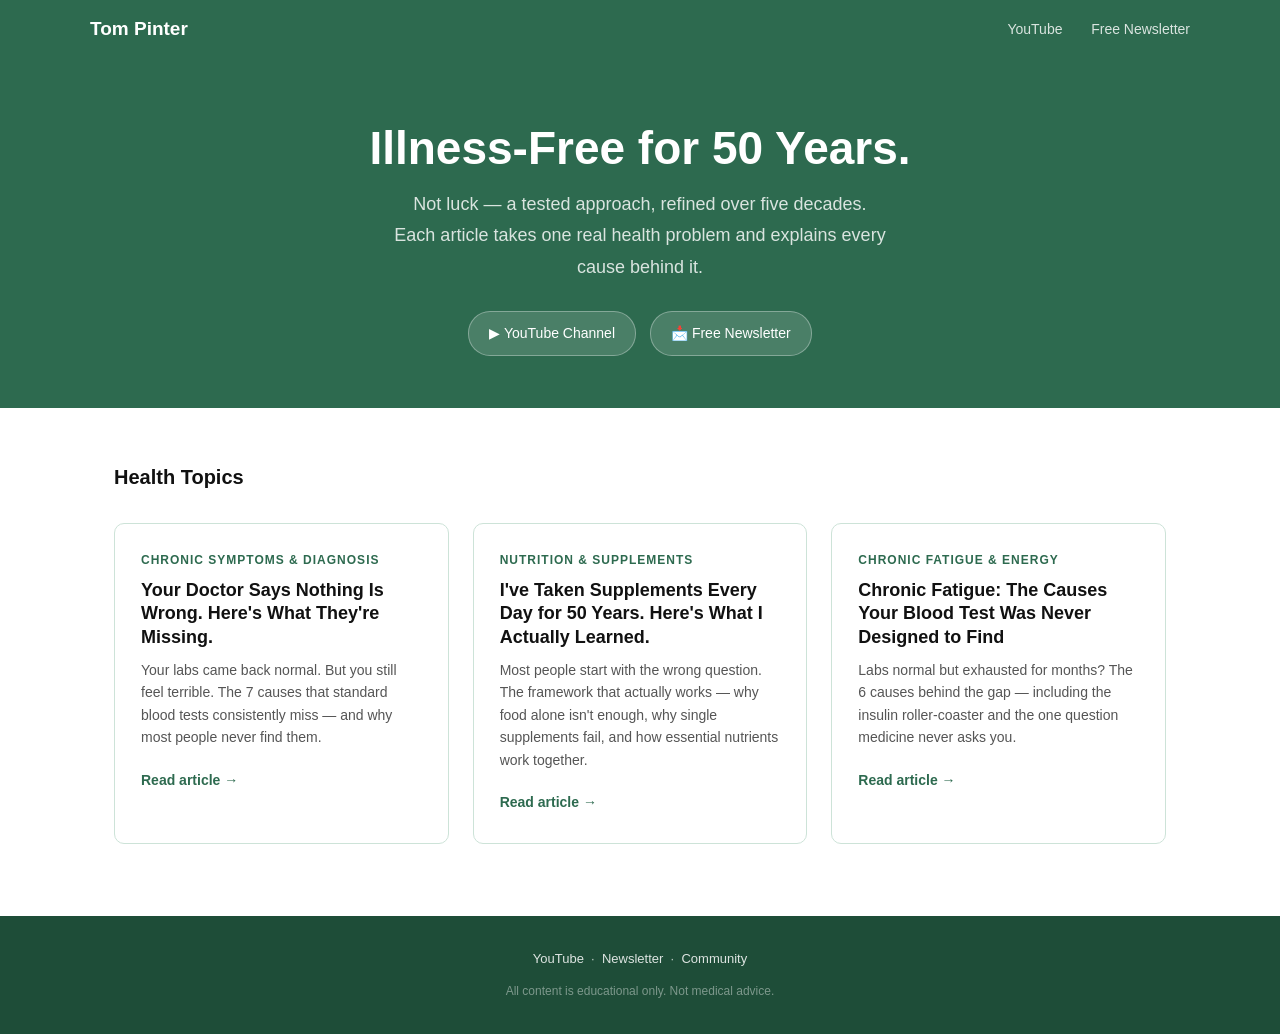
<file: index.html>
<!DOCTYPE html>
<html lang="en">
<head>
  <meta charset="UTF-8">
  <meta name="viewport" content="width=device-width, initial-scale=1.0">
  <link rel="icon" type="image/svg+xml" href="[data-uri]">
  <title>Tom Pinter — Illness-Free for 50 Years</title>
  <meta name="description" content="Tom Pinter has been illness-free for 50 years. Not luck — a tested system, refined over five decades. Each article explains one part of how it works.">
  <meta name="author" content="Tom Pinter">
  <link rel="canonical" href="https://tompinter.github.io/">

  <meta property="og:type" content="website">
  <meta property="og:title" content="Tom Pinter — Illness-Free for 50 Years">
  <meta property="og:description" content="A tested health system, refined over five decades. Each article explains one part of how it works.">
  <meta property="og:url" content="https://tompinter.github.io/">
  <meta property="og:site_name" content="Tom Pinter">

  <script type="application/ld+json">
  {
    "@context": "https://schema.org",
    "@type": "WebSite",
    "name": "Tom Pinter",
    "url": "https://tompinter.github.io/",
    "description": "Illness-free for 50 years. A tested health system explained through personal experience.",
    "author": {
      "@type": "Person",
      "name": "Tom Pinter",
      "url": "https://tompinter.github.io/",
      "sameAs": [
        "https://www.youtube.com/@tom.pinter",
        "https://holistichealthguide.substack.com/",
        "https://discord.gg/vsqzX4DSfn",
        "https://whop.com/holistic-health-guide-by-tom/",
        "https://www.reddit.com/user/TomPinter/"
      ]
    }
  }
  </script>

  <!-- Meta Pixel Code -->
  <script>
  !function(f,b,e,v,n,t,s){if(f.fbq)return;n=f.fbq=function(){n.callMethod?
  n.callMethod.apply(n,arguments):n.queue.push(arguments)};if(!f._fbq)f._fbq=n;
  n.push=n;n.loaded=!0;n.version='2.0';n.queue=[];t=b.createElement(e);t.async=!0;
  t.src=v;s=b.getElementsByTagName(e)[0];s.parentNode.insertBefore(t,s)}
  (window,document,'script','https://connect.facebook.net/en_US/fbevents.js');
  fbq('init', '915129604917816');
  fbq('track', 'PageView');
  </script>
  <noscript><img height="1" width="1" style="display:none"
  src="https://www.facebook.com/tr?id=915129604917816&ev=PageView&noscript=1"/></noscript>
  <!-- End Meta Pixel Code -->

  <link rel="stylesheet" href="style.css">
</head>
<body>

<header class="site-header">
  <div class="site-header-inner">
    <span class="site-name">Tom Pinter</span>
    <nav class="site-nav">
      <a href="https://www.youtube.com/@tom.pinter" target="_blank" rel="noopener">YouTube</a>
      <a href="https://holistichealthguide.substack.com/" target="_blank" rel="noopener">Free Newsletter</a>
    </nav>
  </div>
</header>

<div class="hub-hero">
  <h1>Illness-Free for 50 Years.</h1>
  <p>Not luck — a tested approach, refined over five decades.<br>Each article takes one real health problem and explains every cause behind it.</p>
  <div class="hub-nav">
    <a href="https://www.youtube.com/@tom.pinter" target="_blank" rel="noopener">▶ YouTube Channel</a>
    <a href="https://holistichealthguide.substack.com/" target="_blank" rel="noopener">📩 Free Newsletter</a>
  </div>
</div>

<div class="hub-articles">
  <h2>Health Topics</h2>
  <div class="article-grid">

    <a class="article-card" href="/your-doctor-says-nothing-is-wrong/">
      <div class="card-eyebrow">Chronic Symptoms &amp; Diagnosis</div>
      <h3>Your Doctor Says Nothing Is Wrong. Here's What They're Missing.</h3>
      <p>Your labs came back normal. But you still feel terrible. The 7 causes that standard blood tests consistently miss — and why most people never find them.</p>
      <span class="read-more">Read article →</span>
    </a>

    <a class="article-card" href="/supplement-truth/">
      <div class="card-eyebrow">Nutrition &amp; Supplements</div>
      <h3>I've Taken Supplements Every Day for 50 Years. Here's What I Actually Learned.</h3>
      <p>Most people start with the wrong question. The framework that actually works — why food alone isn't enough, why single supplements fail, and how essential nutrients work together.</p>
      <span class="read-more">Read article →</span>
    </a>

    <a class="article-card" href="/chronic-fatigue-causes/">
      <div class="card-eyebrow">Chronic Fatigue &amp; Energy</div>
      <h3>Chronic Fatigue: The Causes Your Blood Test Was Never Designed to Find</h3>
      <p>Labs normal but exhausted for months? The 6 causes behind the gap — including the insulin roller-coaster and the one question medicine never asks you.</p>
      <span class="read-more">Read article →</span>
    </a>

    <!-- Future articles added here as new videos are published -->

  </div>
</div>

<footer class="site-footer">
  <p>
    <a href="https://www.youtube.com/@tom.pinter" target="_blank" rel="noopener">YouTube</a> &nbsp;·&nbsp;
    <a href="https://holistichealthguide.substack.com/" target="_blank" rel="noopener">Newsletter</a> &nbsp;·&nbsp;
    <a href="https://discord.gg/vsqzX4DSfn" target="_blank" rel="noopener">Community</a>
  </p>
  <p class="footer-disclaimer">All content is educational only. Not medical advice.</p>
</footer>

</body>
</html>
</file>
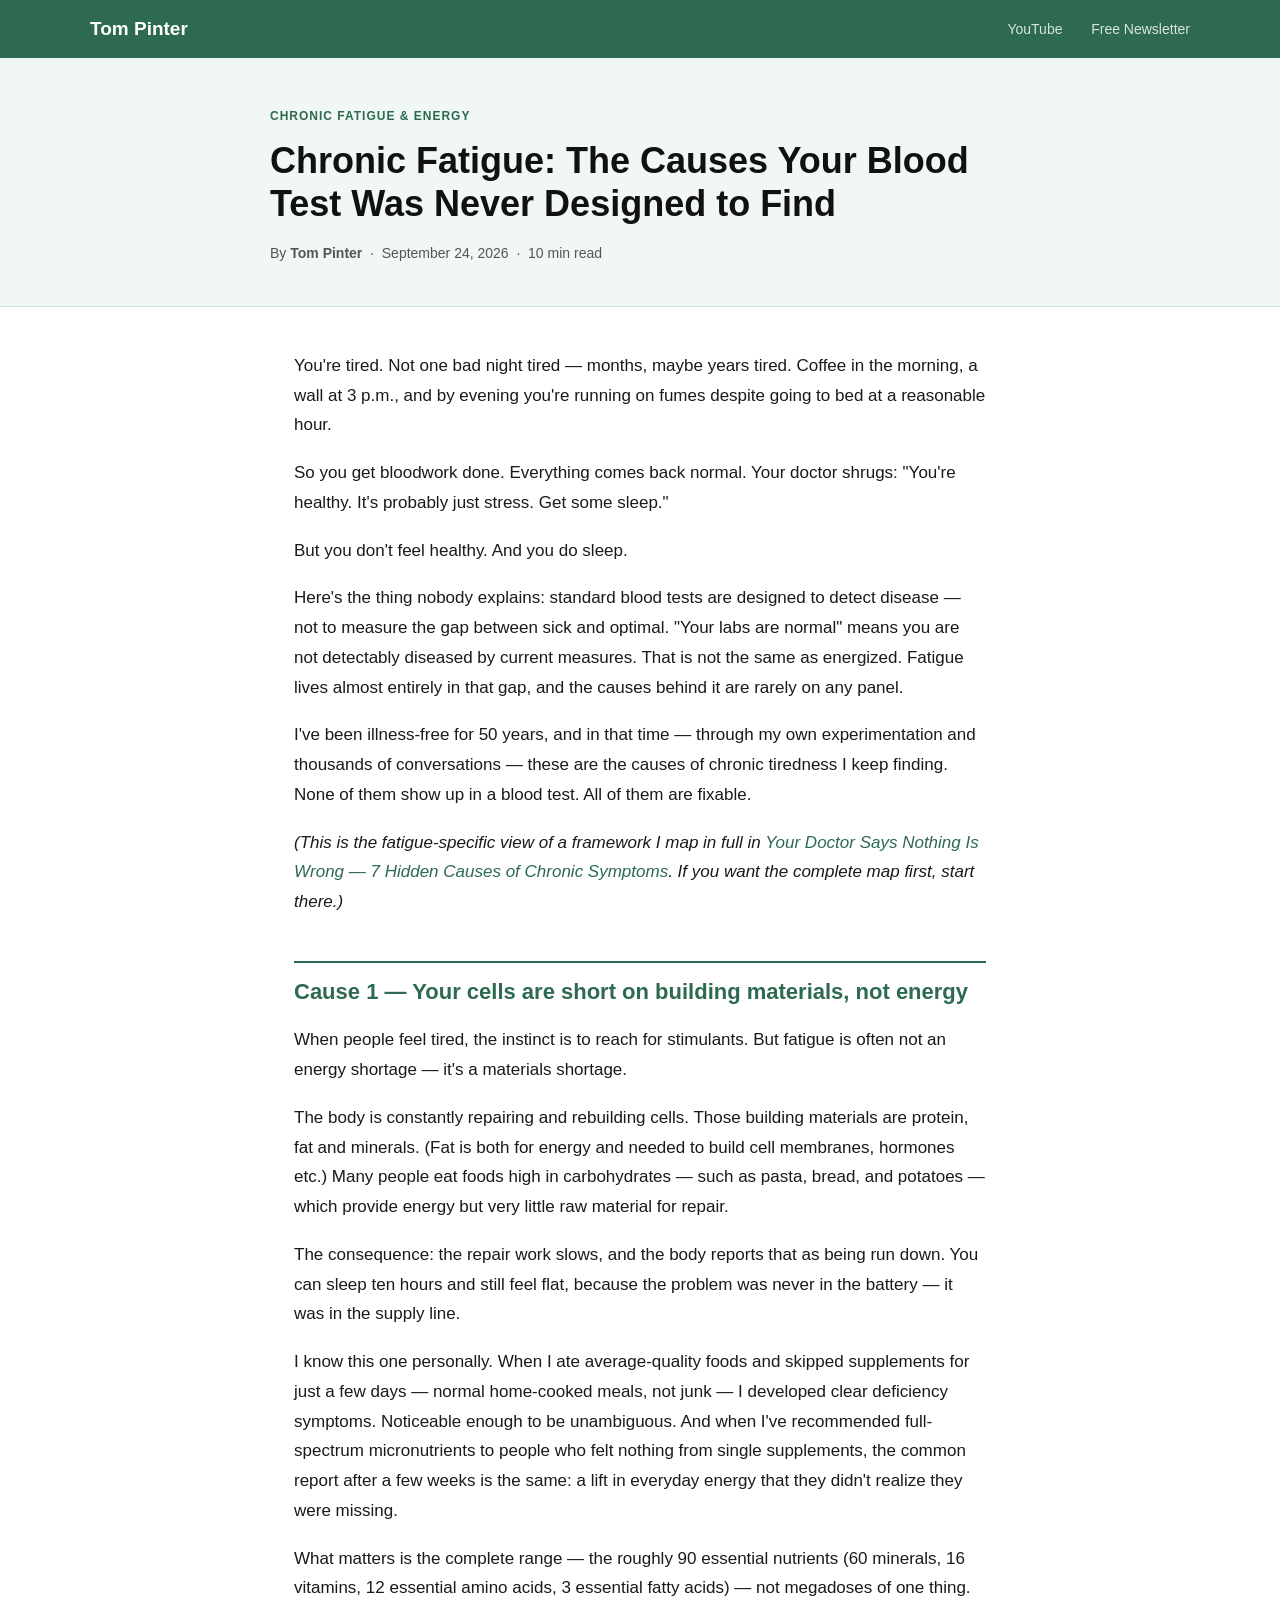
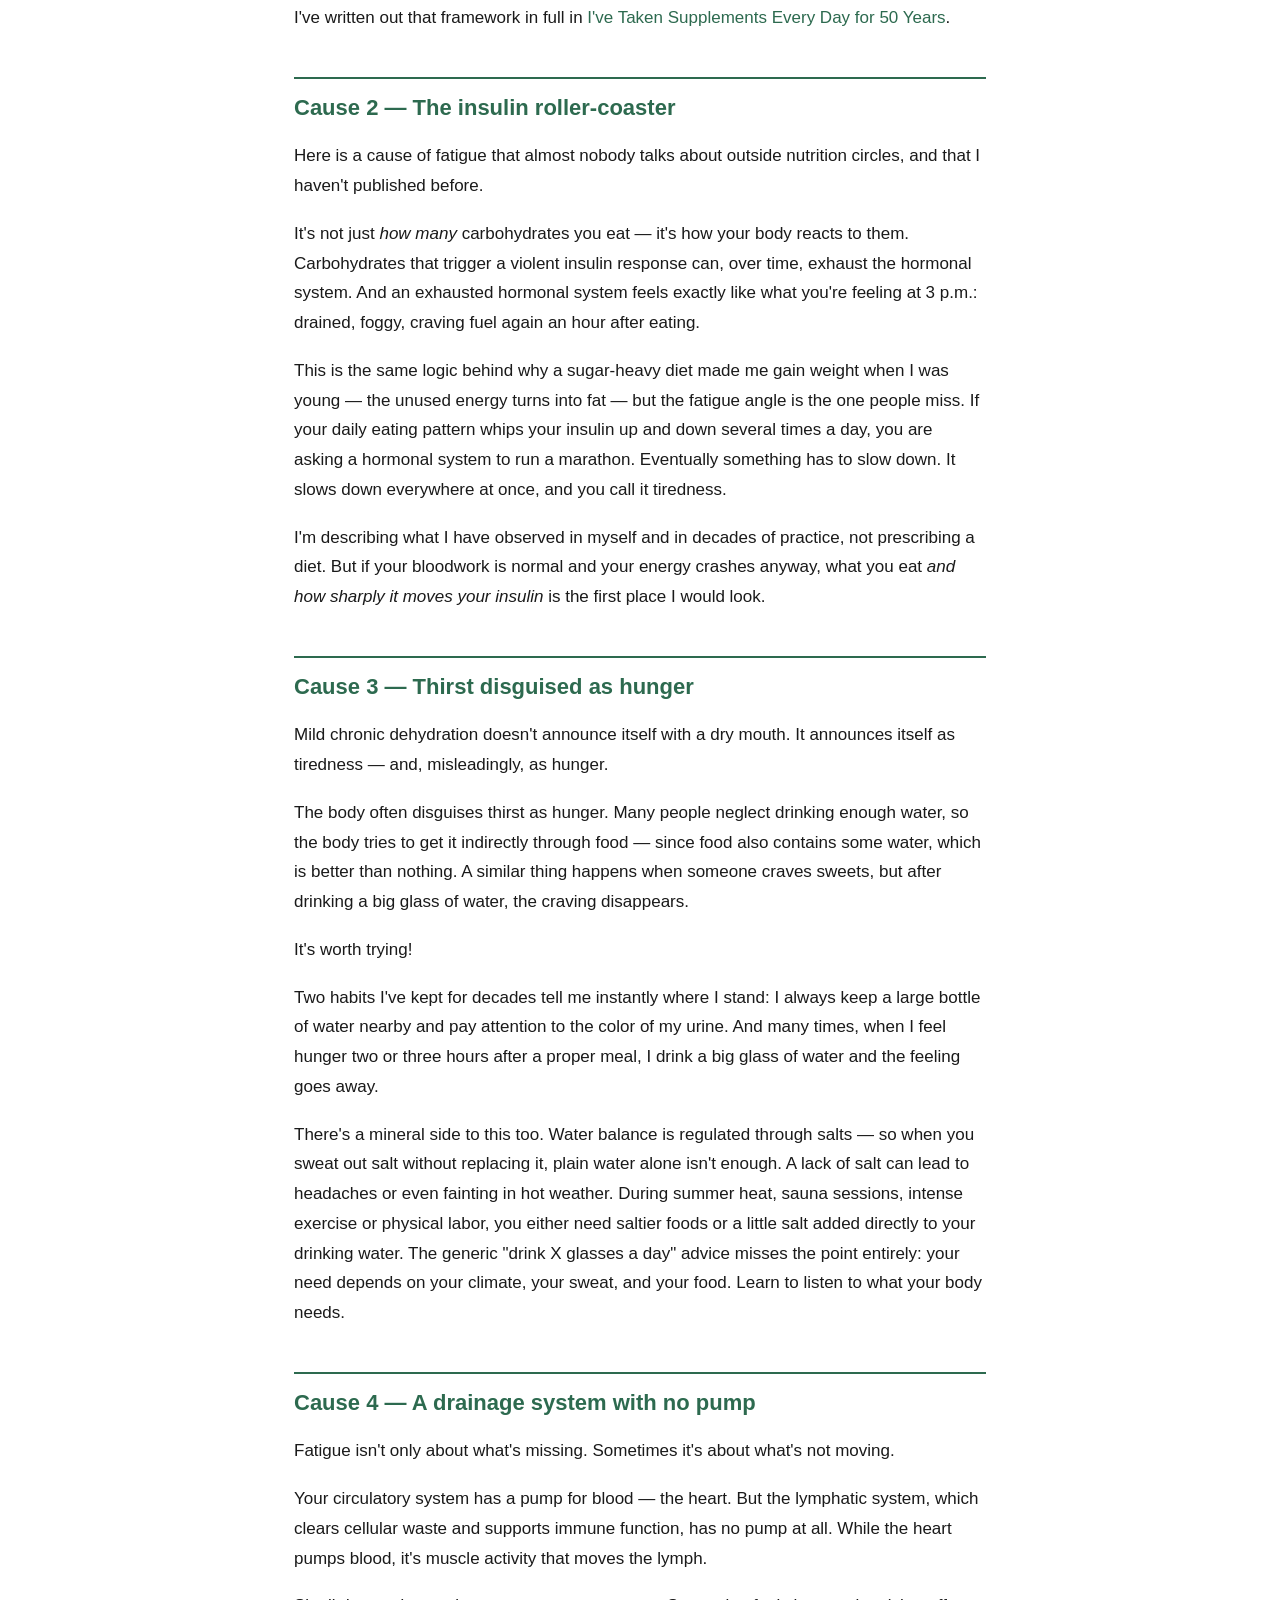
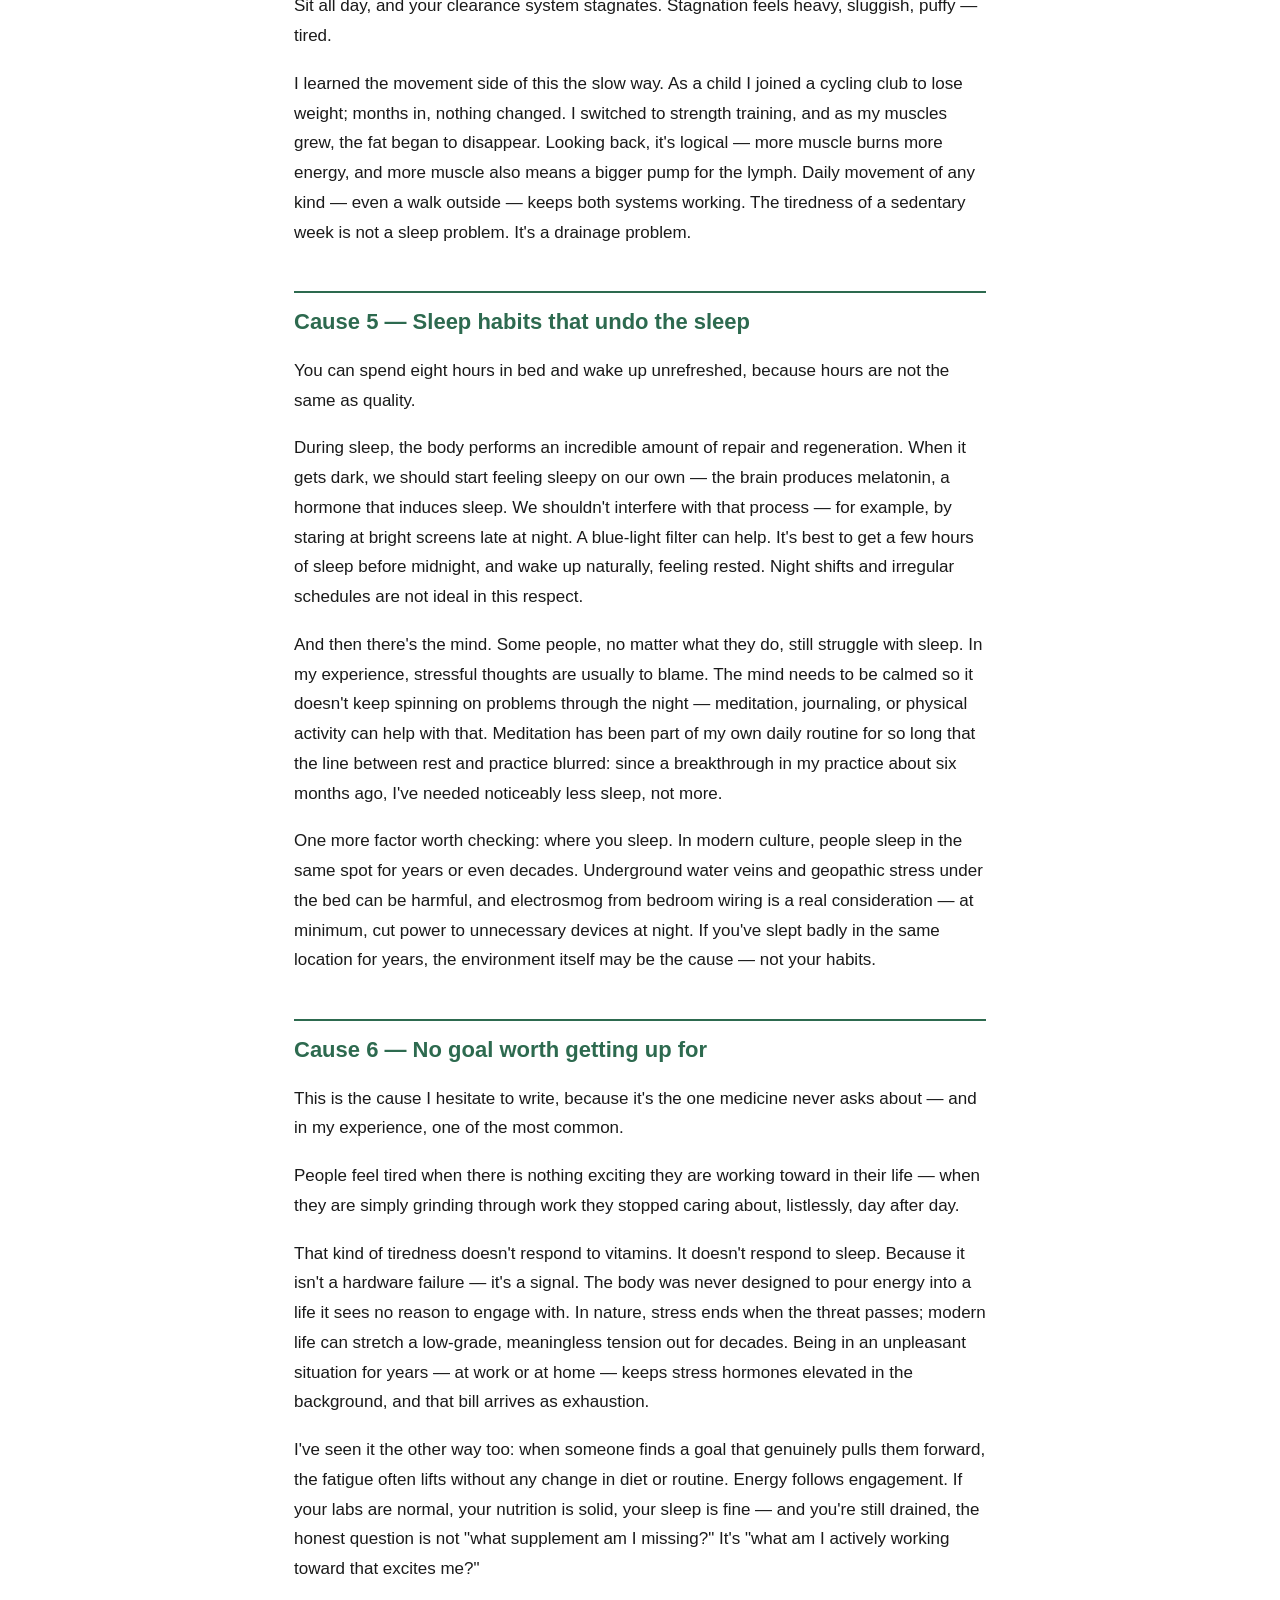
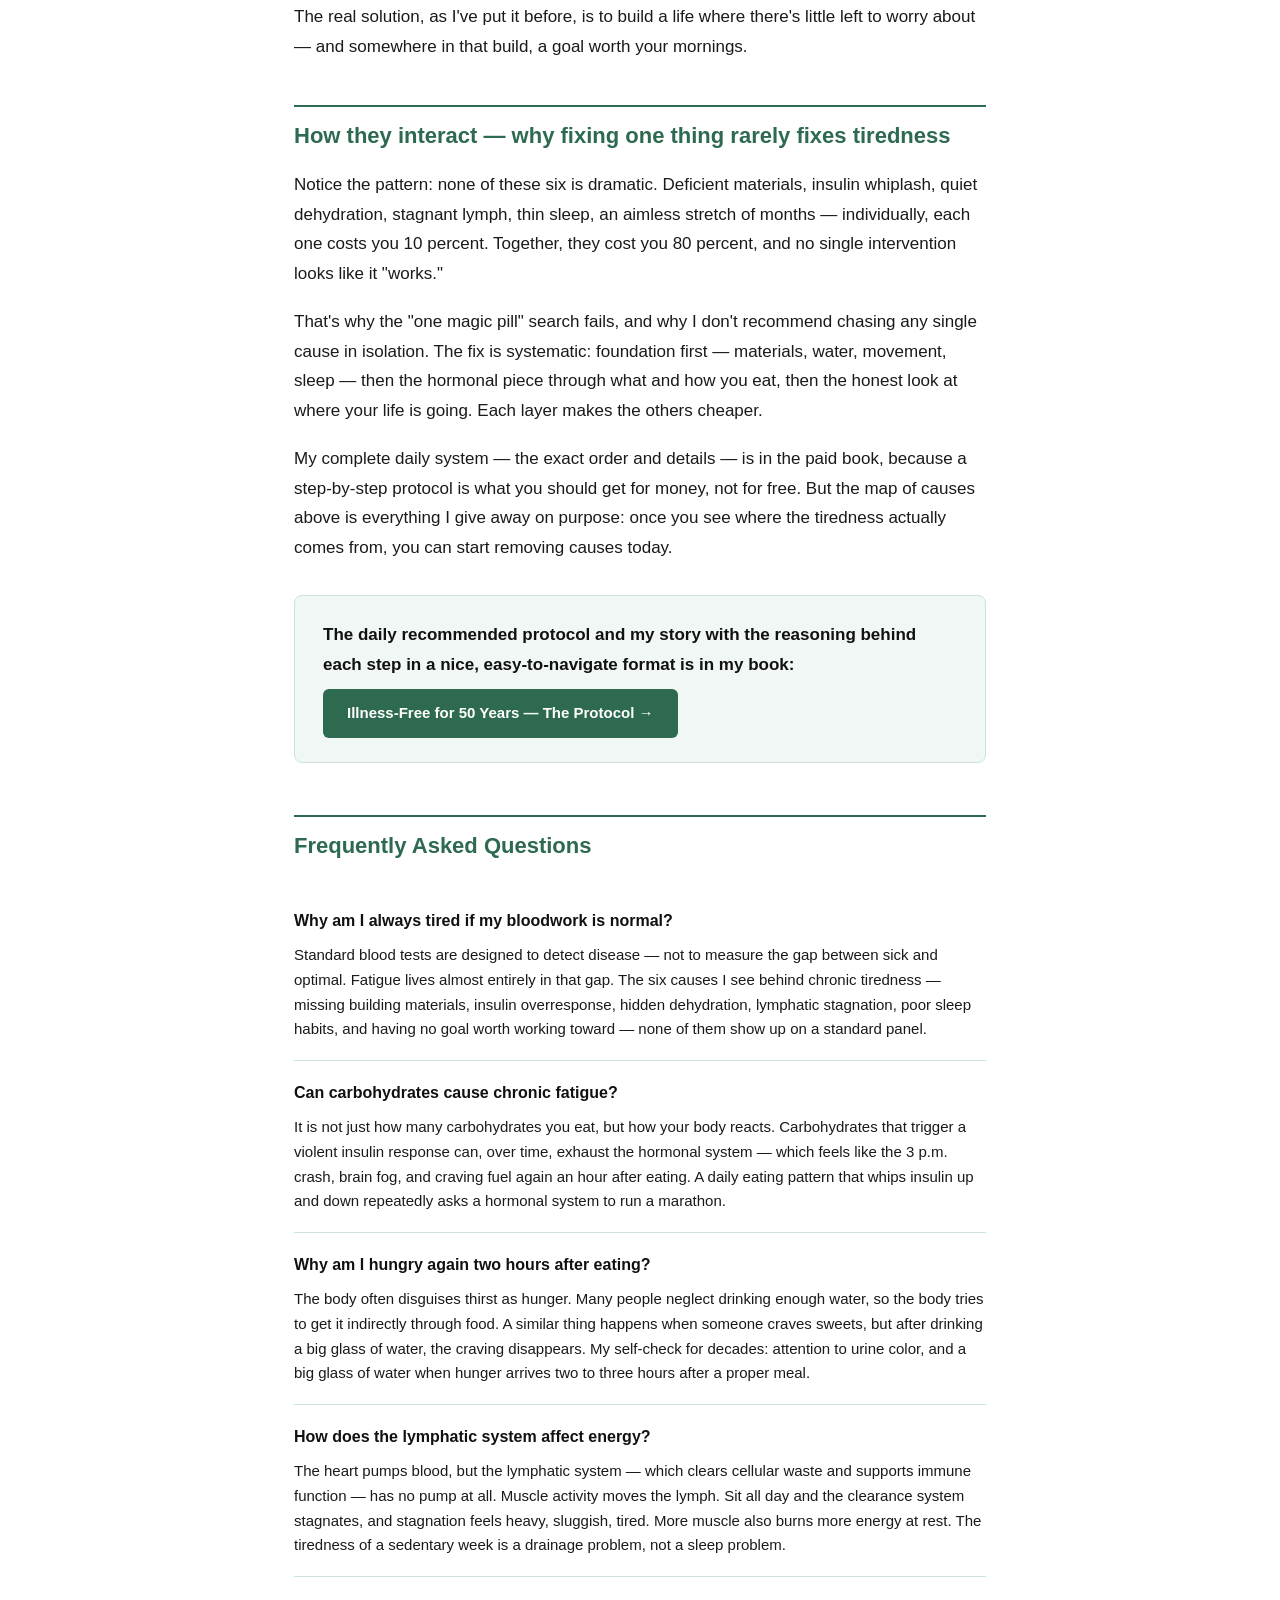
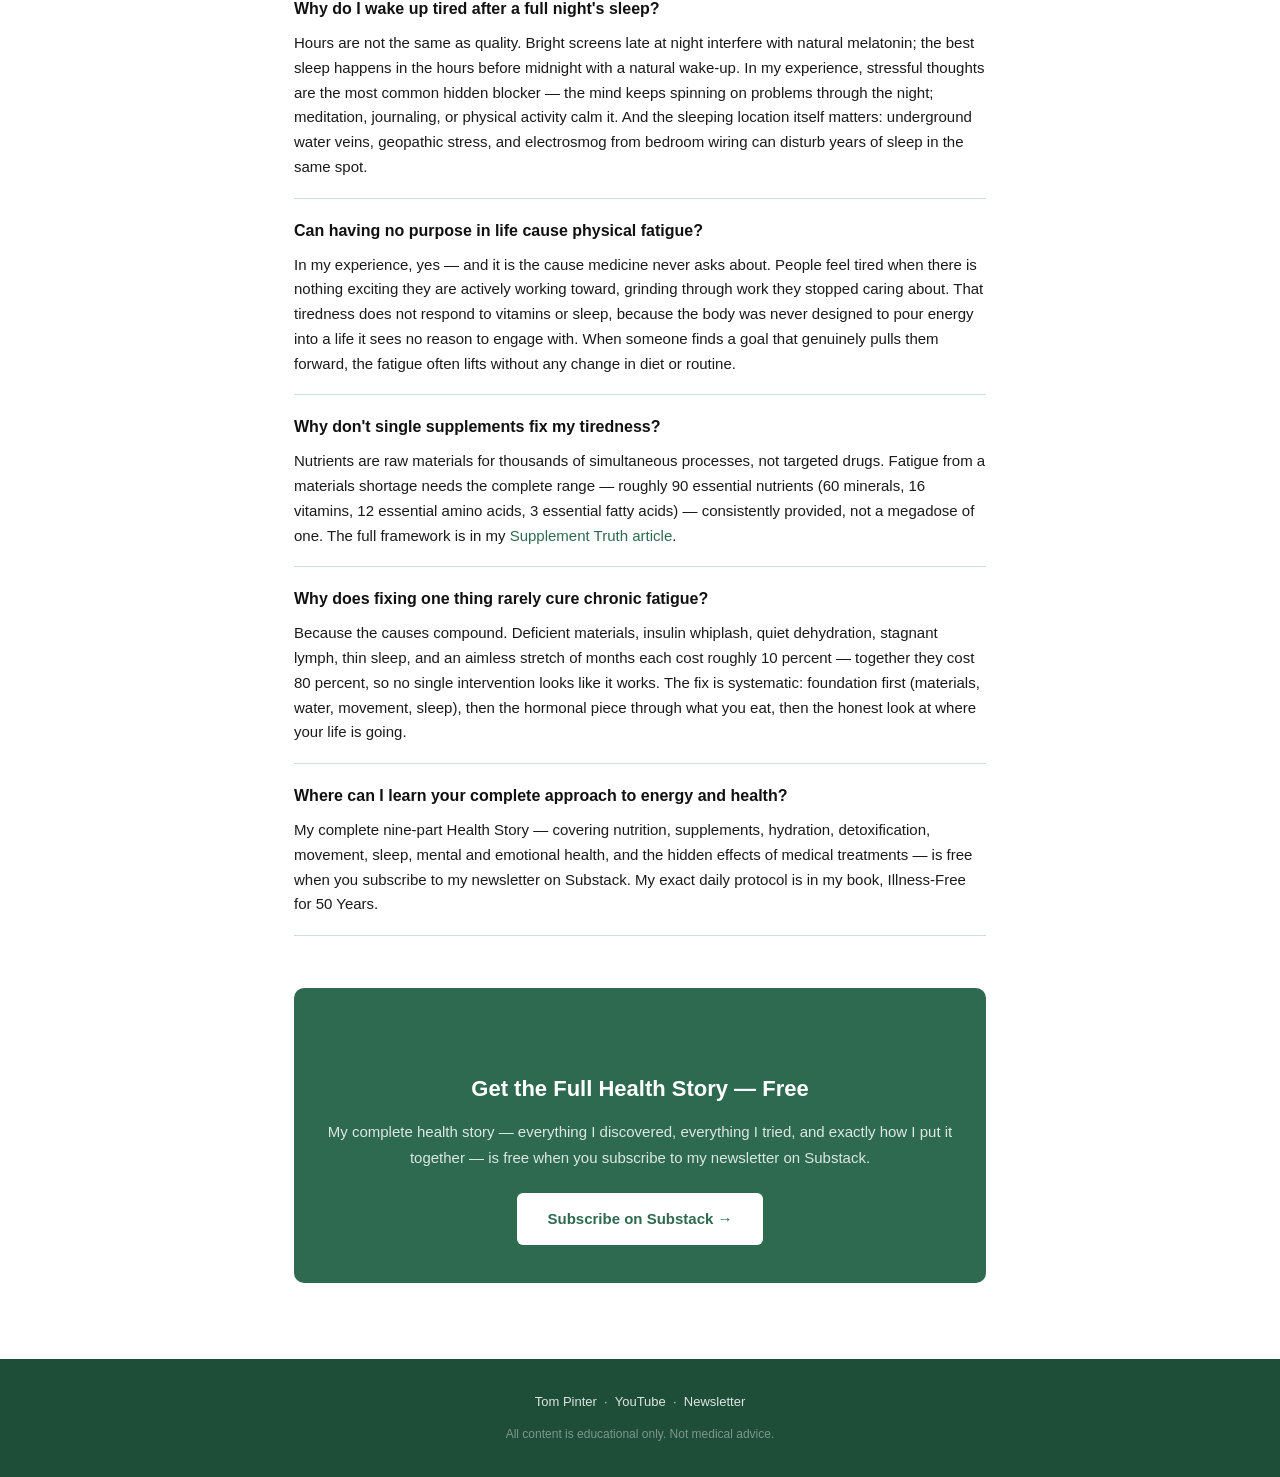
<file: chronic-fatigue-causes/index.html>
<!DOCTYPE html>
<html lang="en">
<head>
  <meta charset="UTF-8">
  <meta name="viewport" content="width=device-width, initial-scale=1.0">
  <link rel="icon" type="image/svg+xml" href="[data-uri]">
  <title>Chronic Fatigue: The Causes Your Blood Test Was Never Designed to Find — Tom Pinter</title>
  <meta name="description" content="Bloodwork normal but exhausted? 6 causes of chronic fatigue your doctor was never trained to check — from 50 years illness-free. Includes the insulin and loss-of-purpose causes.">
  <meta name="author" content="Tom Pinter">
  <link rel="canonical" href="https://tompinter.github.io/chronic-fatigue-causes/">

  <meta property="og:type" content="article">
  <meta property="og:title" content="Chronic Fatigue: The Causes Your Blood Test Was Never Designed to Find">
  <meta property="og:description" content="Labs normal but always tired? The 6 causes of chronic fatigue behind the gap — building materials, insulin, thirst, lymph, sleep habits, and the one nobody asks about: no goal worth getting up for.">
  <meta property="og:url" content="https://tompinter.github.io/chronic-fatigue-causes/">
  <meta property="og:site_name" content="Tom Pinter">

  <script type="application/ld+json">
  {
    "@context": "https://schema.org",
    "@type": "Article",
    "headline": "Chronic Fatigue: The Causes Your Blood Test Was Never Designed to Find",
    "description": "Bloodwork normal but exhausted? Six causes of chronic fatigue standard medicine doesn't test for — nutrient building materials, insulin response, hidden dehydration, lymphatic stagnation, sleep habits, and loss of purpose.",
    "datePublished": "2026-09-24",
    "url": "https://tompinter.github.io/chronic-fatigue-causes/",
    "author": { "@type": "Person", "name": "Tom Pinter", "url": "https://tompinter.github.io/" },
    "publisher": { "@type": "Person", "name": "Tom Pinter", "url": "https://tompinter.github.io/" }
  }
  </script>

  <script type="application/ld+json">
  {
    "@context": "https://schema.org",
    "@type": "FAQPage",
    "mainEntity": [
      {
        "@type": "Question",
        "name": "Why am I always tired if my bloodwork is normal?",
        "acceptedAnswer": { "@type": "Answer", "text": "Standard blood tests are designed to detect disease — not to measure the gap between sick and optimal. Fatigue lives almost entirely in that gap. The six causes Tom Pinter sees behind chronic tiredness — missing building materials, insulin overresponse, hidden dehydration, lymphatic stagnation, poor sleep habits, and having no goal worth working toward — none of them show up on a standard panel." }
      },
      {
        "@type": "Question",
        "name": "Can carbohydrates cause chronic fatigue?",
        "acceptedAnswer": { "@type": "Answer", "text": "It is not just how many carbohydrates you eat, but how your body reacts. Carbohydrates that trigger a violent insulin response can, over time, exhaust the hormonal system — which feels like the 3 p.m. crash, brain fog, and craving fuel again an hour after eating. A daily eating pattern that whips insulin up and down repeatedly asks a hormonal system to run a marathon." }
      },
      {
        "@type": "Question",
        "name": "Why am I hungry again two hours after eating?",
        "acceptedAnswer": { "@type": "Answer", "text": "The body often disguises thirst as hunger. Many people neglect drinking enough water, so the body tries to get it indirectly through food. A similar thing happens when someone craves sweets, but after drinking a big glass of water, the craving disappears. Tom's self-check for decades: attention to urine color, and a big glass of water when hunger arrives two to three hours after a proper meal." }
      },
      {
        "@type": "Question",
        "name": "How does the lymphatic system affect energy?",
        "acceptedAnswer": { "@type": "Answer", "text": "The heart pumps blood, but the lymphatic system — which clears cellular waste and supports immune function — has no pump at all. Muscle activity moves the lymph. Sit all day and the clearance system stagnates, and stagnation feels heavy, sluggish, tired. More muscle also burns more energy at rest. The tiredness of a sedentary week is a drainage problem, not a sleep problem." }
      },
      {
        "@type": "Question",
        "name": "Why do I wake up tired after a full night's sleep?",
        "acceptedAnswer": { "@type": "Answer", "text": "Hours are not the same as quality. Bright screens late at night interfere with natural melatonin; the best sleep happens in the hours before midnight with a natural wake-up. In Tom's experience, stressful thoughts are the most common hidden blocker — the mind keeps spinning on problems through the night; meditation, journaling, or physical activity calm it. And the sleeping location itself matters: underground water veins, geopathic stress, and electrosmog from bedroom wiring can disturb years of sleep in the same spot." }
      },
      {
        "@type": "Question",
        "name": "Can having no purpose in life cause physical fatigue?",
        "acceptedAnswer": { "@type": "Answer", "text": "In Tom Pinter's experience, yes — and it is the cause medicine never asks about. People feel tired when there is nothing exciting they are actively working toward, grinding through work they stopped caring about. That tiredness does not respond to vitamins or sleep, because the body was never designed to pour energy into a life it sees no reason to engage with. When someone finds a goal that genuinely pulls them forward, the fatigue often lifts without any change in diet or routine." }
      },
      {
        "@type": "Question",
        "name": "Why don't single supplements fix my tiredness?",
        "acceptedAnswer": { "@type": "Answer", "text": "Nutrients are raw materials for thousands of simultaneous processes, not targeted drugs. Fatigue from a materials shortage needs the complete range — roughly 90 essential nutrients (60 minerals, 16 vitamins, 12 essential amino acids, 3 essential fatty acids) — consistently provided, not a megadose of one. The full framework is in Tom's Supplement Truth article." }
      },
      {
        "@type": "Question",
        "name": "Why does fixing one thing rarely cure chronic fatigue?",
        "acceptedAnswer": { "@type": "Answer", "text": "Because the causes compound. Deficient materials, insulin whiplash, quiet dehydration, stagnant lymph, thin sleep, and an aimless stretch of months each cost roughly 10 percent — together they cost 80 percent, so no single intervention looks like it works. The fix is systematic: foundation first (materials, water, movement, sleep), then the hormonal piece through what you eat, then the honest look at where your life is going." }
      },
      {
        "@type": "Question",
        "name": "Where can I learn Tom Pinter's complete approach to energy and health?",
        "acceptedAnswer": { "@type": "Answer", "text": "Tom's complete nine-part Health Story — covering nutrition, supplements, hydration, detoxification, movement, sleep, mental and emotional health, and the hidden effects of medical treatments — is free when you subscribe to his newsletter at holistichealthguide.substack.com. His exact daily protocol is in his book, Illness-Free for 50 Years." }
      }
    ]
  }
  </script>

  <!-- Meta Pixel Code -->
  <script>
  !function(f,b,e,v,n,t,s){if(f.fbq)return;n=f.fbq=function(){n.callMethod?
  n.callMethod.apply(n,arguments):n.queue.push(arguments)};if(!f._fbq)f._fbq=n;
  n.push=n;n.loaded=!0;n.version='2.0';n.queue=[];t=b.createElement(e);t.async=!0;
  t.src=v;s=b.getElementsByTagName(e)[0];s.parentNode.insertBefore(t,s)}
  (window,document,'script','https://connect.facebook.net/en_US/fbevents.js');
  fbq('init', '915129604917816');
  fbq('track', 'PageView');
  </script>
  <noscript><img height="1" width="1" style="display:none"
  src="https://www.facebook.com/tr?id=915129604917816&ev=PageView&noscript=1"/></noscript>
  <!-- End Meta Pixel Code -->

  <link rel="stylesheet" href="../style.css">
</head>
<body>

<header class="site-header">
  <div class="site-header-inner">
    <a class="site-name" href="https://tompinter.github.io/">Tom Pinter</a>
    <nav class="site-nav">
      <a href="https://www.youtube.com/@tom.pinter" target="_blank" rel="noopener">YouTube</a>
      <a href="https://holistichealthguide.substack.com/" target="_blank" rel="noopener">Free Newsletter</a>
    </nav>
  </div>
</header>

<div class="article-hero">
  <div class="article-hero-inner">
    <div class="article-eyebrow">Chronic Fatigue &amp; Energy</div>
    <h1>Chronic Fatigue: The Causes Your Blood Test Was Never Designed to Find</h1>
    <div class="article-byline">By <strong>Tom Pinter</strong> &nbsp;·&nbsp; September 24, 2026 &nbsp;·&nbsp; 10 min read</div>
  </div>
</div>

<div class="article-content">

  <p>You're tired. Not one bad night tired — months, maybe years tired. Coffee in the morning, a wall at 3 p.m., and by evening you're running on fumes despite going to bed at a reasonable hour.</p>

  <p>So you get bloodwork done. Everything comes back normal. Your doctor shrugs: "You're healthy. It's probably just stress. Get some sleep."</p>

  <p>But you don't feel healthy. And you do sleep.</p>

  <p>Here's the thing nobody explains: standard blood tests are designed to detect disease — not to measure the gap between sick and optimal. "Your labs are normal" means you are not detectably diseased by current measures. That is not the same as energized. Fatigue lives almost entirely in that gap, and the causes behind it are rarely on any panel.</p>

  <p>I've been illness-free for 50 years, and in that time — through my own experimentation and thousands of conversations — these are the causes of chronic tiredness I keep finding. None of them show up in a blood test. All of them are fixable.</p>

  <p><em>(This is the fatigue-specific view of a framework I map in full in <a href="https://tompinter.github.io/your-doctor-says-nothing-is-wrong/">Your Doctor Says Nothing Is Wrong — 7 Hidden Causes of Chronic Symptoms</a>. If you want the complete map first, start there.)</em></p>

  <h2>Cause 1 — Your cells are short on building materials, not energy</h2>

  <p>When people feel tired, the instinct is to reach for stimulants. But fatigue is often not an energy shortage — it's a materials shortage.</p>

  <p>The body is constantly repairing and rebuilding cells. Those building materials are protein, fat and minerals. (Fat is both for energy and needed to build cell membranes, hormones etc.) Many people eat foods high in carbohydrates — such as pasta, bread, and potatoes — which provide energy but very little raw material for repair.</p>

  <p>The consequence: the repair work slows, and the body reports that as being run down. You can sleep ten hours and still feel flat, because the problem was never in the battery — it was in the supply line.</p>

  <p>I know this one personally. When I ate average-quality foods and skipped supplements for just a few days — normal home-cooked meals, not junk — I developed clear deficiency symptoms. Noticeable enough to be unambiguous. And when I've recommended full-spectrum micronutrients to people who felt nothing from single supplements, the common report after a few weeks is the same: a lift in everyday energy that they didn't realize they were missing.</p>

  <p>What matters is the complete range — the roughly 90 essential nutrients (60 minerals, 16 vitamins, 12 essential amino acids, 3 essential fatty acids) — not megadoses of one thing. I've written out that framework in full in <a href="https://tompinter.github.io/supplement-truth/">I've Taken Supplements Every Day for 50 Years</a>.</p>

  <h2>Cause 2 — The insulin roller-coaster</h2>

  <p>Here is a cause of fatigue that almost nobody talks about outside nutrition circles, and that I haven't published before.</p>

  <p>It's not just <em>how many</em> carbohydrates you eat — it's how your body reacts to them. Carbohydrates that trigger a violent insulin response can, over time, exhaust the hormonal system. And an exhausted hormonal system feels exactly like what you're feeling at 3 p.m.: drained, foggy, craving fuel again an hour after eating.</p>

  <p>This is the same logic behind why a sugar-heavy diet made me gain weight when I was young — the unused energy turns into fat — but the fatigue angle is the one people miss. If your daily eating pattern whips your insulin up and down several times a day, you are asking a hormonal system to run a marathon. Eventually something has to slow down. It slows down everywhere at once, and you call it tiredness.</p>

  <p>I'm describing what I have observed in myself and in decades of practice, not prescribing a diet. But if your bloodwork is normal and your energy crashes anyway, what you eat <em>and how sharply it moves your insulin</em> is the first place I would look.</p>

  <h2>Cause 3 — Thirst disguised as hunger</h2>

  <p>Mild chronic dehydration doesn't announce itself with a dry mouth. It announces itself as tiredness — and, misleadingly, as hunger.</p>

  <p>The body often disguises thirst as hunger. Many people neglect drinking enough water, so the body tries to get it indirectly through food — since food also contains some water, which is better than nothing. A similar thing happens when someone craves sweets, but after drinking a big glass of water, the craving disappears.</p>

  <p>It's worth trying!</p>

  <p>Two habits I've kept for decades tell me instantly where I stand: I always keep a large bottle of water nearby and pay attention to the color of my urine. And many times, when I feel hunger two or three hours after a proper meal, I drink a big glass of water and the feeling goes away.</p>

  <p>There's a mineral side to this too. Water balance is regulated through salts — so when you sweat out salt without replacing it, plain water alone isn't enough. A lack of salt can lead to headaches or even fainting in hot weather. During summer heat, sauna sessions, intense exercise or physical labor, you either need saltier foods or a little salt added directly to your drinking water. The generic "drink X glasses a day" advice misses the point entirely: your need depends on your climate, your sweat, and your food. Learn to listen to what your body needs.</p>

  <h2>Cause 4 — A drainage system with no pump</h2>

  <p>Fatigue isn't only about what's missing. Sometimes it's about what's not moving.</p>

  <p>Your circulatory system has a pump for blood — the heart. But the lymphatic system, which clears cellular waste and supports immune function, has no pump at all. While the heart pumps blood, it's muscle activity that moves the lymph.</p>

  <p>Sit all day, and your clearance system stagnates. Stagnation feels heavy, sluggish, puffy — tired.</p>

  <p>I learned the movement side of this the slow way. As a child I joined a cycling club to lose weight; months in, nothing changed. I switched to strength training, and as my muscles grew, the fat began to disappear. Looking back, it's logical — more muscle burns more energy, and more muscle also means a bigger pump for the lymph. Daily movement of any kind — even a walk outside — keeps both systems working. The tiredness of a sedentary week is not a sleep problem. It's a drainage problem.</p>

  <h2>Cause 5 — Sleep habits that undo the sleep</h2>

  <p>You can spend eight hours in bed and wake up unrefreshed, because hours are not the same as quality.</p>

  <p>During sleep, the body performs an incredible amount of repair and regeneration. When it gets dark, we should start feeling sleepy on our own — the brain produces melatonin, a hormone that induces sleep. We shouldn't interfere with that process — for example, by staring at bright screens late at night. A blue-light filter can help. It's best to get a few hours of sleep before midnight, and wake up naturally, feeling rested. Night shifts and irregular schedules are not ideal in this respect.</p>

  <p>And then there's the mind. Some people, no matter what they do, still struggle with sleep. In my experience, stressful thoughts are usually to blame. The mind needs to be calmed so it doesn't keep spinning on problems through the night — meditation, journaling, or physical activity can help with that. Meditation has been part of my own daily routine for so long that the line between rest and practice blurred: since a breakthrough in my practice about six months ago, I've needed noticeably less sleep, not more.</p>

  <p>One more factor worth checking: where you sleep. In modern culture, people sleep in the same spot for years or even decades. Underground water veins and geopathic stress under the bed can be harmful, and electrosmog from bedroom wiring is a real consideration — at minimum, cut power to unnecessary devices at night. If you've slept badly in the same location for years, the environment itself may be the cause — not your habits.</p>

  <h2>Cause 6 — No goal worth getting up for</h2>

  <p>This is the cause I hesitate to write, because it's the one medicine never asks about — and in my experience, one of the most common.</p>

  <p>People feel tired when there is nothing exciting they are working toward in their life — when they are simply grinding through work they stopped caring about, listlessly, day after day.</p>

  <p>That kind of tiredness doesn't respond to vitamins. It doesn't respond to sleep. Because it isn't a hardware failure — it's a signal. The body was never designed to pour energy into a life it sees no reason to engage with. In nature, stress ends when the threat passes; modern life can stretch a low-grade, meaningless tension out for decades. Being in an unpleasant situation for years — at work or at home — keeps stress hormones elevated in the background, and that bill arrives as exhaustion.</p>

  <p>I've seen it the other way too: when someone finds a goal that genuinely pulls them forward, the fatigue often lifts without any change in diet or routine. Energy follows engagement. If your labs are normal, your nutrition is solid, your sleep is fine — and you're still drained, the honest question is not "what supplement am I missing?" It's "what am I actively working toward that excites me?"</p>

  <p>The real solution, as I've put it before, is to build a life where there's little left to worry about — and somewhere in that build, a goal worth your mornings.</p>

  <h2>How they interact — why fixing one thing rarely fixes tiredness</h2>

  <p>Notice the pattern: none of these six is dramatic. Deficient materials, insulin whiplash, quiet dehydration, stagnant lymph, thin sleep, an aimless stretch of months — individually, each one costs you 10 percent. Together, they cost you 80 percent, and no single intervention looks like it "works."</p>

  <p>That's why the "one magic pill" search fails, and why I don't recommend chasing any single cause in isolation. The fix is systematic: foundation first — materials, water, movement, sleep — then the hormonal piece through what and how you eat, then the honest look at where your life is going. Each layer makes the others cheaper.</p>

  <p>My complete daily system — the exact order and details — is in the paid book, because a step-by-step protocol is what you should get for money, not for free. But the map of causes above is everything I give away on purpose: once you see where the tiredness actually comes from, you can start removing causes today.</p>

  <!-- Book teaser -->
  <div style="background:var(--green-light);border:1px solid var(--border);border-radius:8px;padding:24px 28px;margin:32px 0;">
    <p style="margin-bottom:10px;font-weight:700;color:#111;">The daily recommended protocol and my story with the reasoning behind each step in a nice, easy-to-navigate format is in my book:</p>
    <a href="https://whop.com/holistic-health-guide-by-tom/illness-free-for-50-years-the-book"
       target="_blank" rel="noopener"
       style="display:inline-block;background:var(--green);color:#fff;padding:11px 24px;border-radius:6px;font-weight:700;font-size:15px;text-decoration:none;">
      Illness-Free for 50 Years — The Protocol &rarr;
    </a>
  </div>

  <!-- FAQ -->
  <section class="faq">
    <h2>Frequently Asked Questions</h2>

    <div class="faq-item">
      <div class="faq-q">Why am I always tired if my bloodwork is normal?</div>
      <div class="faq-a">Standard blood tests are designed to detect disease — not to measure the gap between sick and optimal. Fatigue lives almost entirely in that gap. The six causes I see behind chronic tiredness — missing building materials, insulin overresponse, hidden dehydration, lymphatic stagnation, poor sleep habits, and having no goal worth working toward — none of them show up on a standard panel.</div>
    </div>

    <div class="faq-item">
      <div class="faq-q">Can carbohydrates cause chronic fatigue?</div>
      <div class="faq-a">It is not just how many carbohydrates you eat, but how your body reacts. Carbohydrates that trigger a violent insulin response can, over time, exhaust the hormonal system — which feels like the 3 p.m. crash, brain fog, and craving fuel again an hour after eating. A daily eating pattern that whips insulin up and down repeatedly asks a hormonal system to run a marathon.</div>
    </div>

    <div class="faq-item">
      <div class="faq-q">Why am I hungry again two hours after eating?</div>
      <div class="faq-a">The body often disguises thirst as hunger. Many people neglect drinking enough water, so the body tries to get it indirectly through food. A similar thing happens when someone craves sweets, but after drinking a big glass of water, the craving disappears. My self-check for decades: attention to urine color, and a big glass of water when hunger arrives two to three hours after a proper meal.</div>
    </div>

    <div class="faq-item">
      <div class="faq-q">How does the lymphatic system affect energy?</div>
      <div class="faq-a">The heart pumps blood, but the lymphatic system — which clears cellular waste and supports immune function — has no pump at all. Muscle activity moves the lymph. Sit all day and the clearance system stagnates, and stagnation feels heavy, sluggish, tired. More muscle also burns more energy at rest. The tiredness of a sedentary week is a drainage problem, not a sleep problem.</div>
    </div>

    <div class="faq-item">
      <div class="faq-q">Why do I wake up tired after a full night's sleep?</div>
      <div class="faq-a">Hours are not the same as quality. Bright screens late at night interfere with natural melatonin; the best sleep happens in the hours before midnight with a natural wake-up. In my experience, stressful thoughts are the most common hidden blocker — the mind keeps spinning on problems through the night; meditation, journaling, or physical activity calm it. And the sleeping location itself matters: underground water veins, geopathic stress, and electrosmog from bedroom wiring can disturb years of sleep in the same spot.</div>
    </div>

    <div class="faq-item">
      <div class="faq-q">Can having no purpose in life cause physical fatigue?</div>
      <div class="faq-a">In my experience, yes — and it is the cause medicine never asks about. People feel tired when there is nothing exciting they are actively working toward, grinding through work they stopped caring about. That tiredness does not respond to vitamins or sleep, because the body was never designed to pour energy into a life it sees no reason to engage with. When someone finds a goal that genuinely pulls them forward, the fatigue often lifts without any change in diet or routine.</div>
    </div>

    <div class="faq-item">
      <div class="faq-q">Why don't single supplements fix my tiredness?</div>
      <div class="faq-a">Nutrients are raw materials for thousands of simultaneous processes, not targeted drugs. Fatigue from a materials shortage needs the complete range — roughly 90 essential nutrients (60 minerals, 16 vitamins, 12 essential amino acids, 3 essential fatty acids) — consistently provided, not a megadose of one. The full framework is in my <a href="https://tompinter.github.io/supplement-truth/">Supplement Truth article</a>.</div>
    </div>

    <div class="faq-item">
      <div class="faq-q">Why does fixing one thing rarely cure chronic fatigue?</div>
      <div class="faq-a">Because the causes compound. Deficient materials, insulin whiplash, quiet dehydration, stagnant lymph, thin sleep, and an aimless stretch of months each cost roughly 10 percent — together they cost 80 percent, so no single intervention looks like it works. The fix is systematic: foundation first (materials, water, movement, sleep), then the hormonal piece through what you eat, then the honest look at where your life is going.</div>
    </div>

    <div class="faq-item">
      <div class="faq-q">Where can I learn your complete approach to energy and health?</div>
      <div class="faq-a">My complete nine-part Health Story — covering nutrition, supplements, hydration, detoxification, movement, sleep, mental and emotional health, and the hidden effects of medical treatments — is free when you subscribe to my newsletter on Substack. My exact daily protocol is in my book, Illness-Free for 50 Years.</div>
    </div>

  </section>

  <!-- CTA -->
  <div class="cta-block">
    <h2>Get the Full Health Story — Free</h2>
    <p>My complete health story — everything I discovered, everything I tried, and exactly how I put it together — is free when you subscribe to my newsletter on Substack.</p>
    <a class="cta-button" href="https://holistichealthguide.substack.com/" target="_blank" rel="noopener">Subscribe on Substack &rarr;</a>
  </div>

</div><!-- /article-content -->

<footer class="site-footer">
  <p>
    <a href="https://tompinter.github.io/">Tom Pinter</a> &nbsp;·&nbsp;
    <a href="https://www.youtube.com/@tom.pinter" target="_blank" rel="noopener">YouTube</a> &nbsp;·&nbsp;
    <a href="https://holistichealthguide.substack.com/" target="_blank" rel="noopener">Newsletter</a>
  </p>
  <p class="footer-disclaimer">All content is educational only. Not medical advice.</p>
</footer>

</body>
</html>
</file>
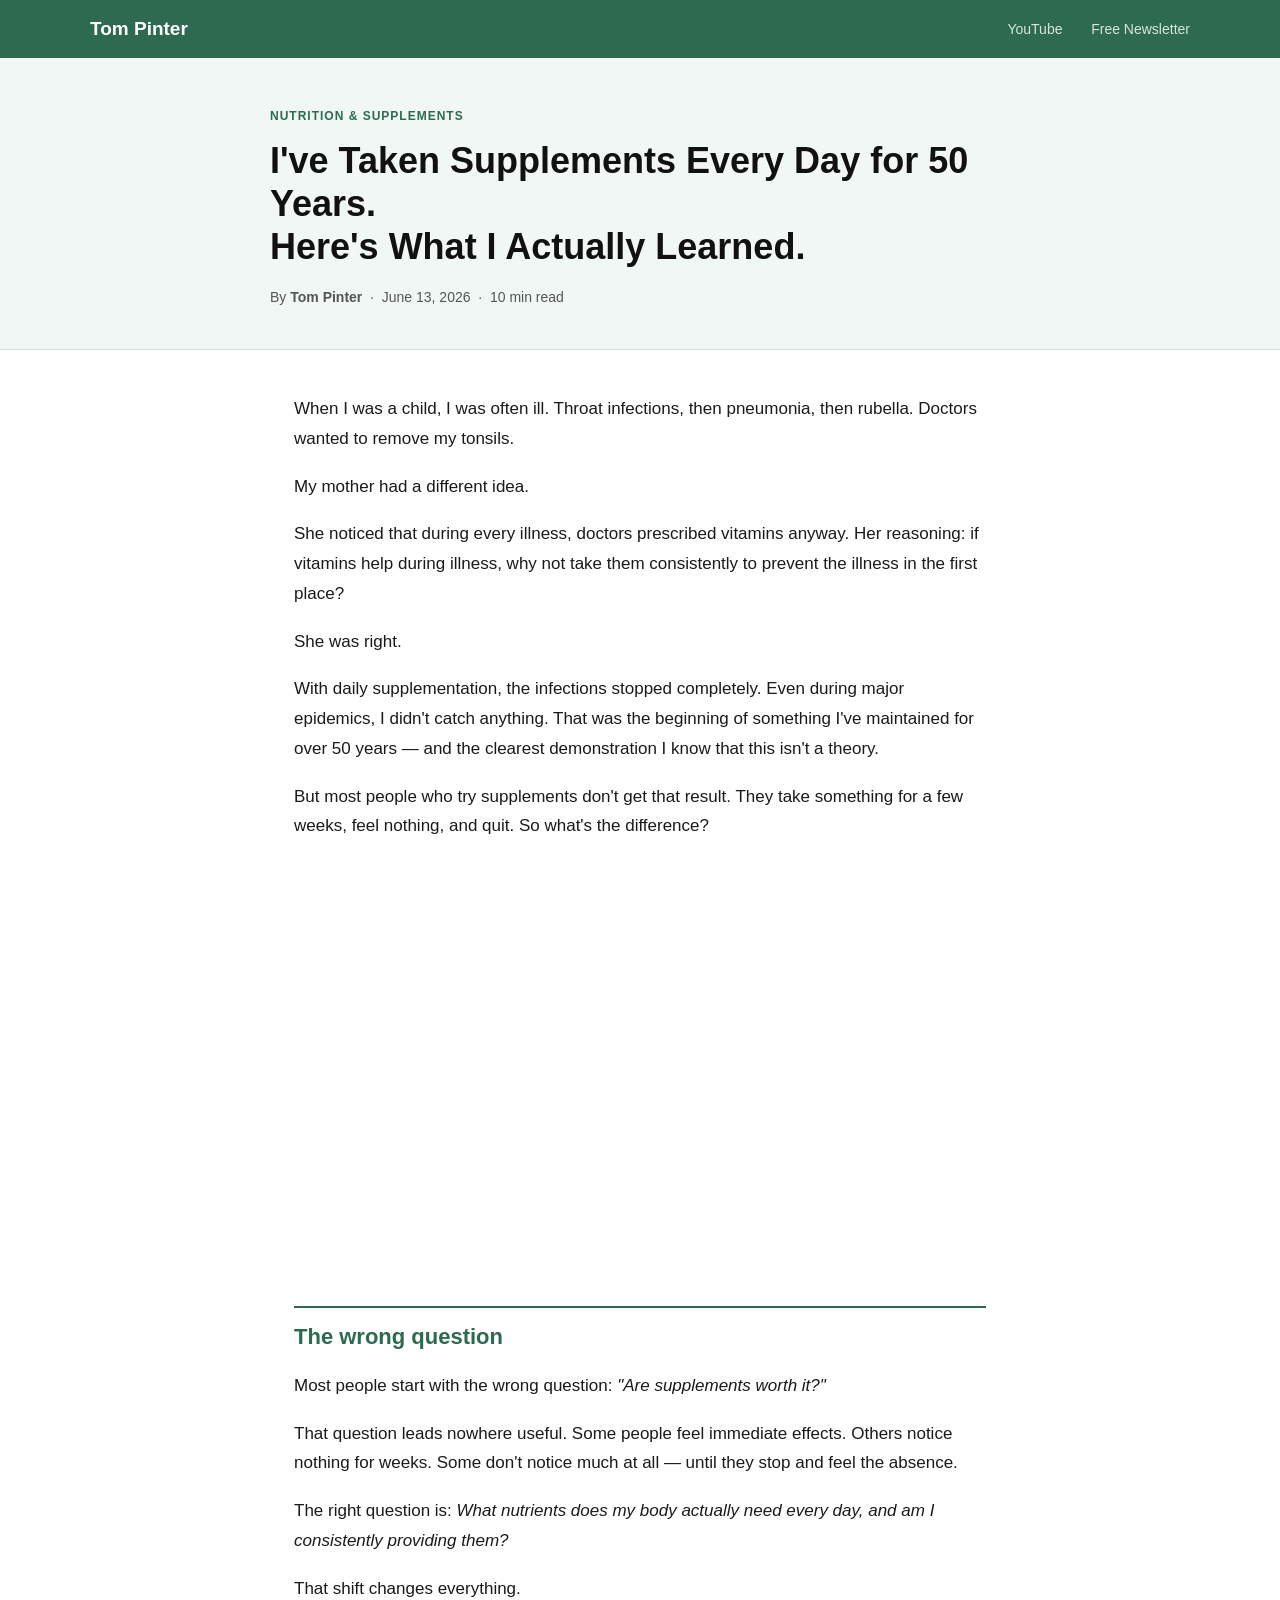
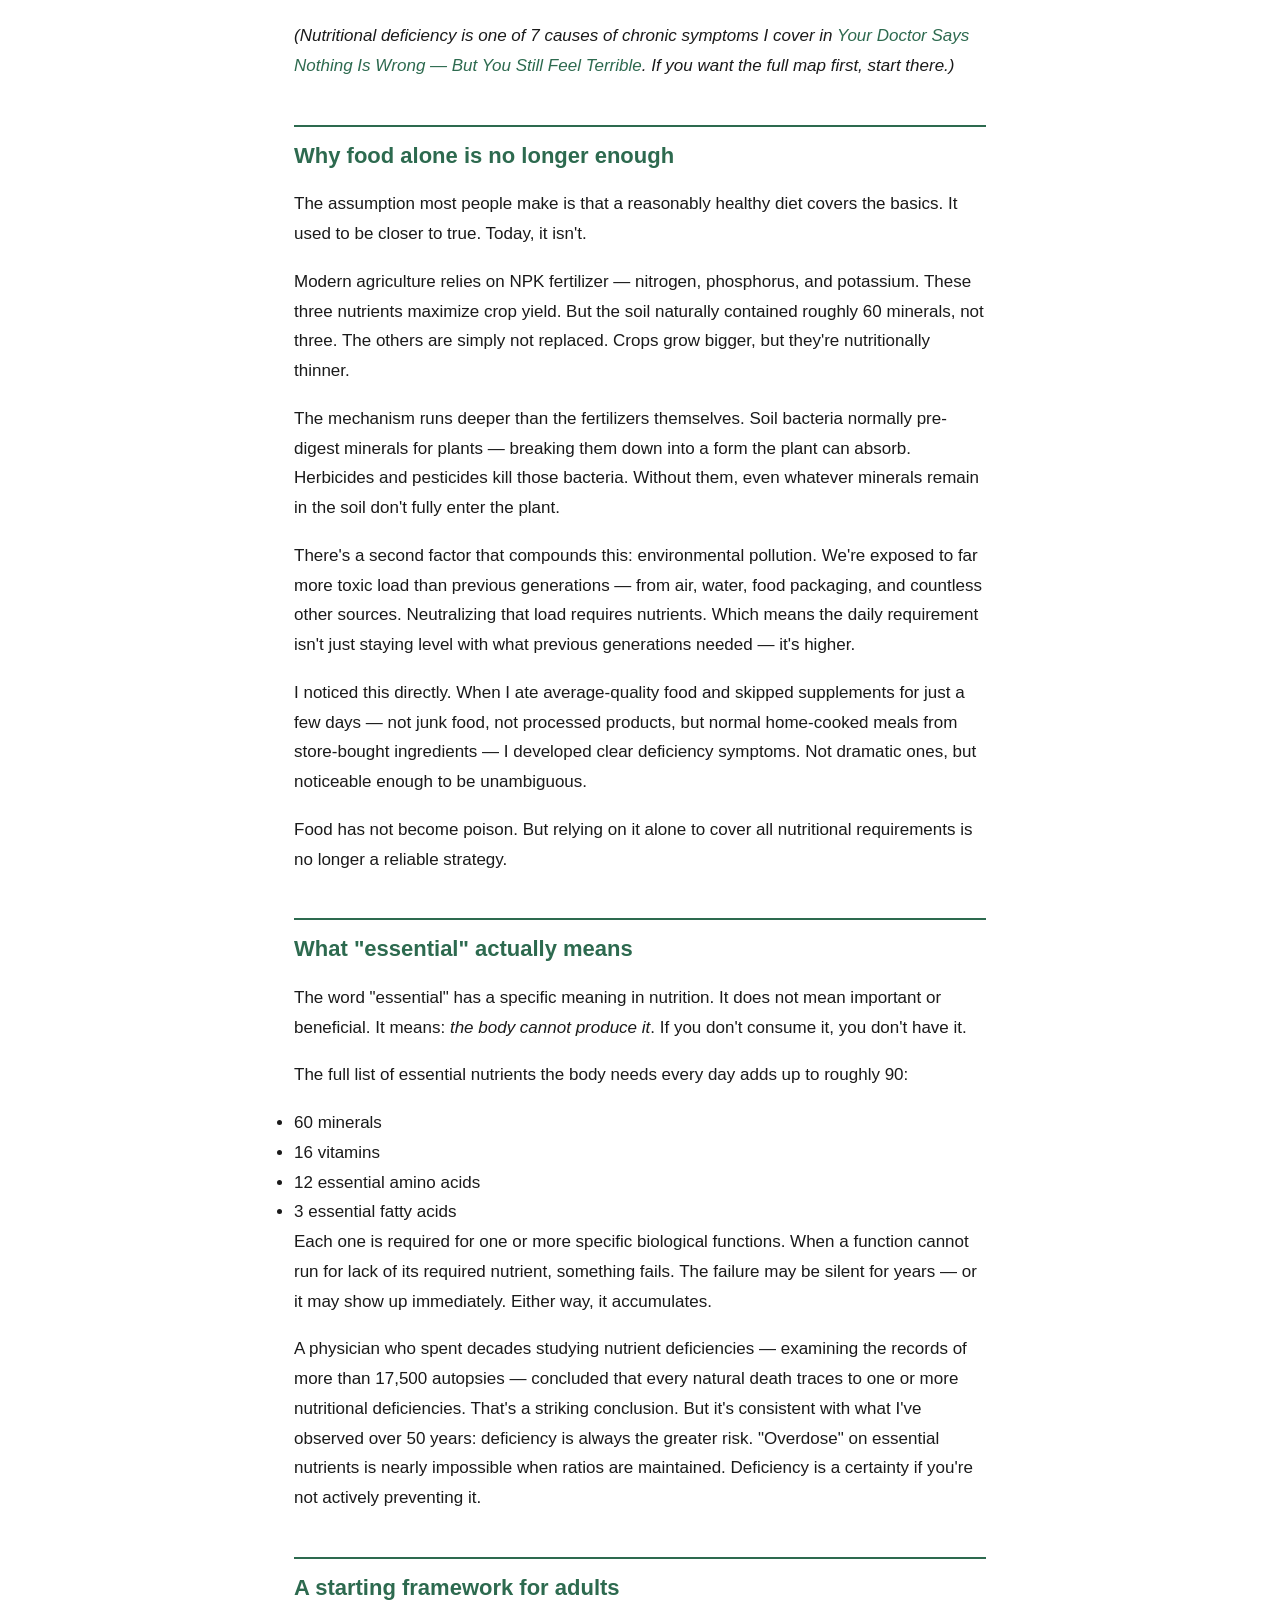
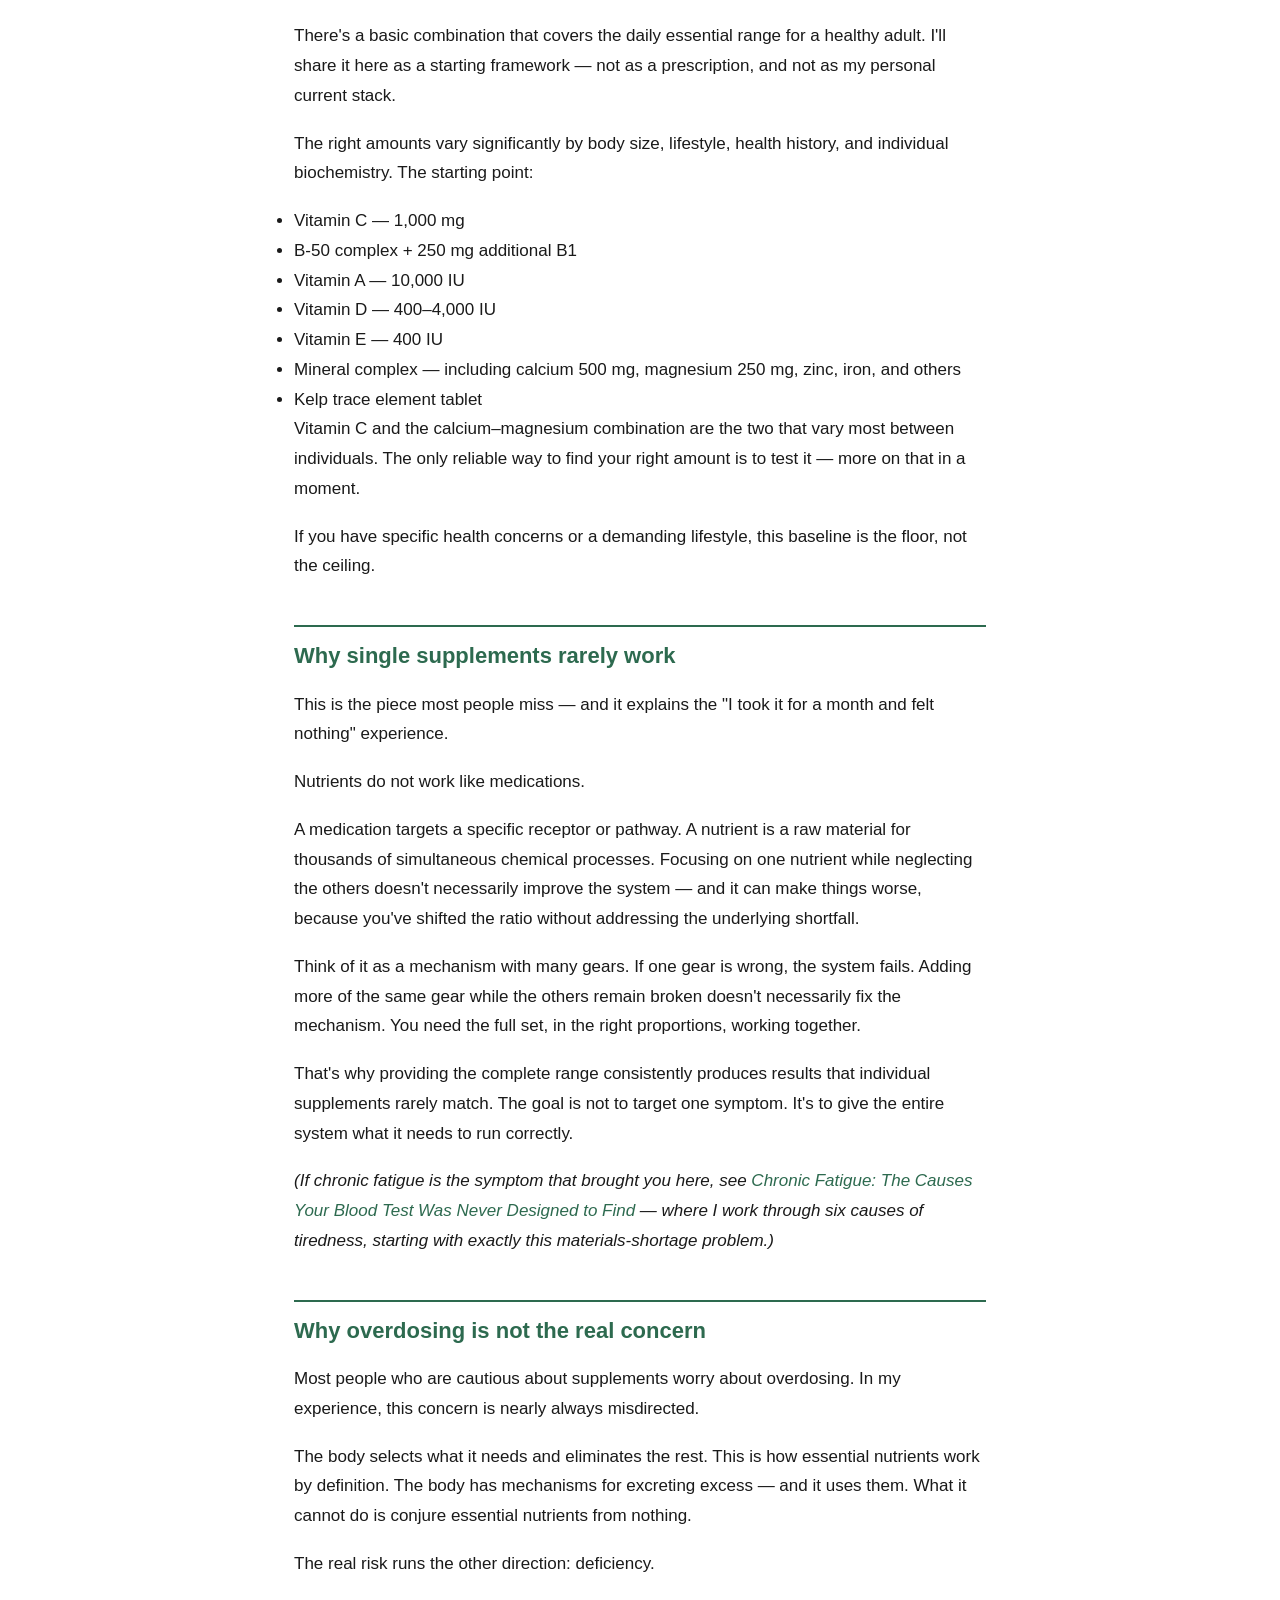
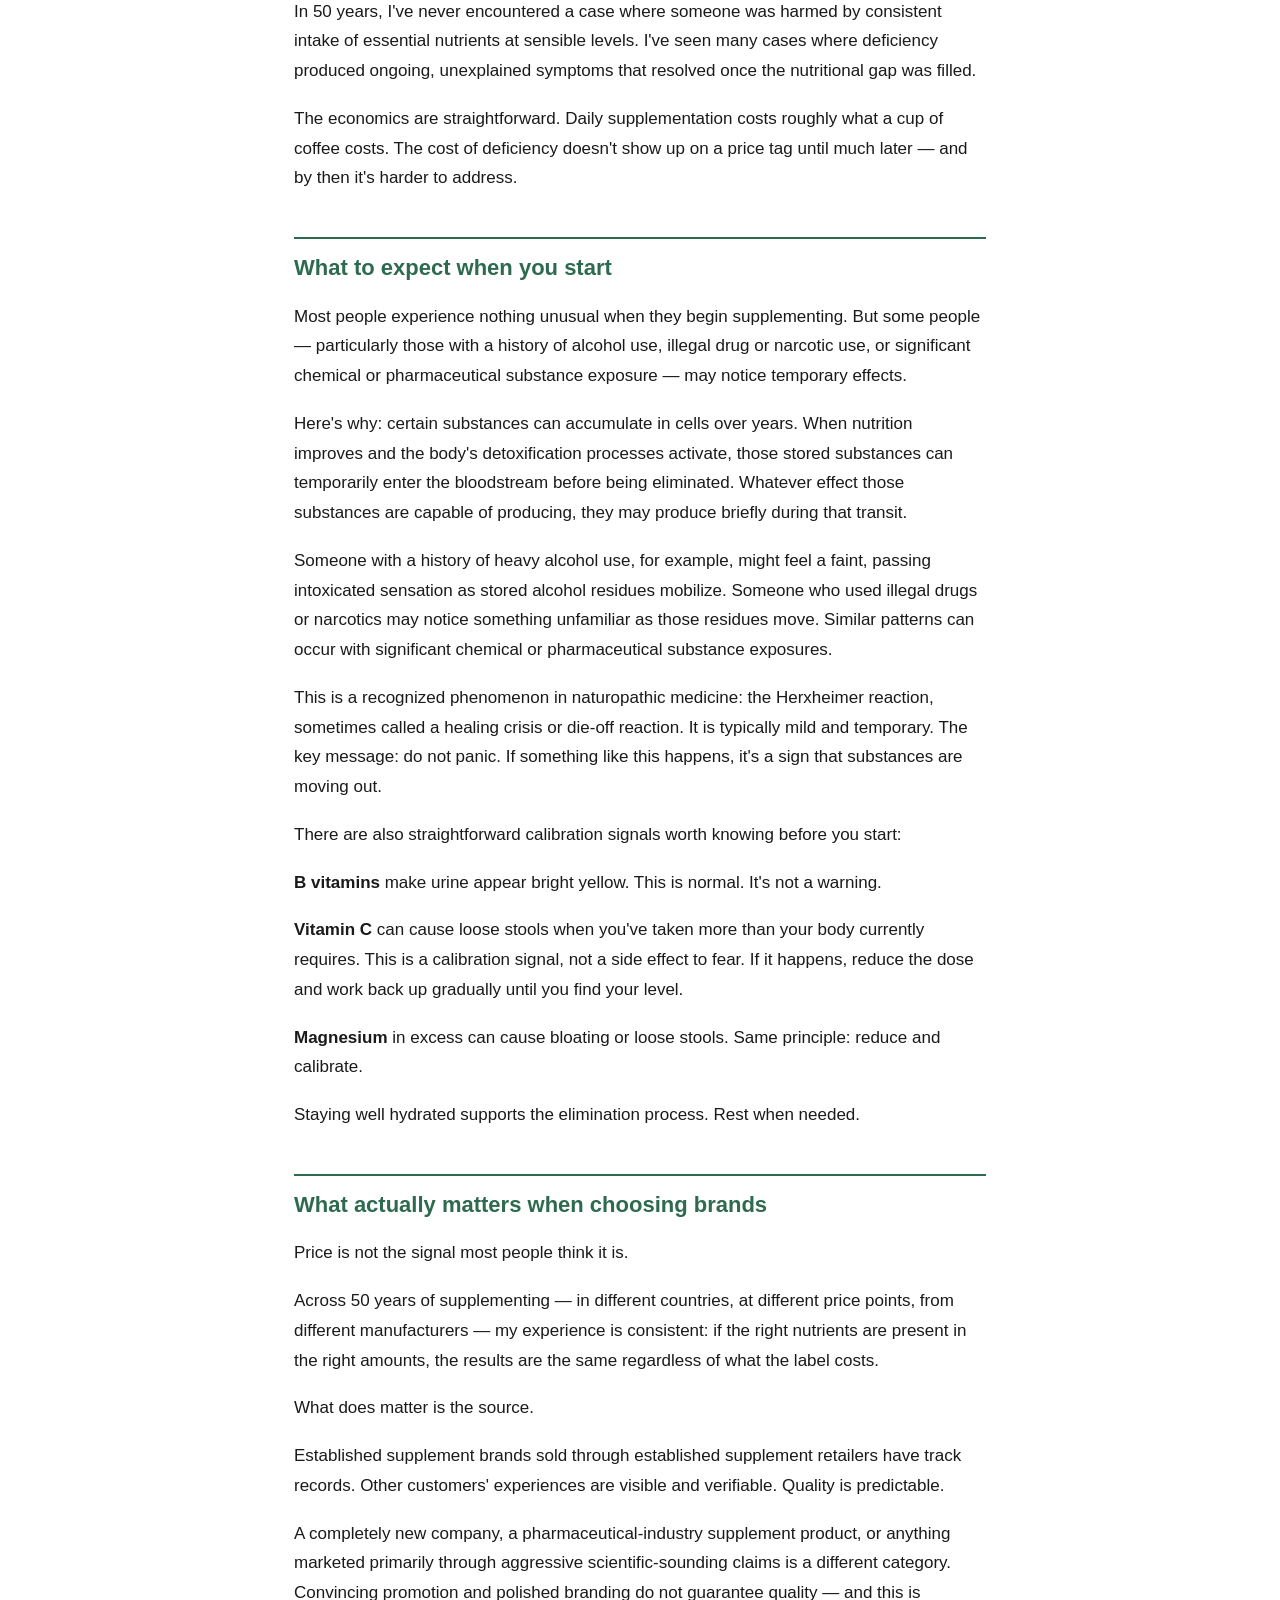
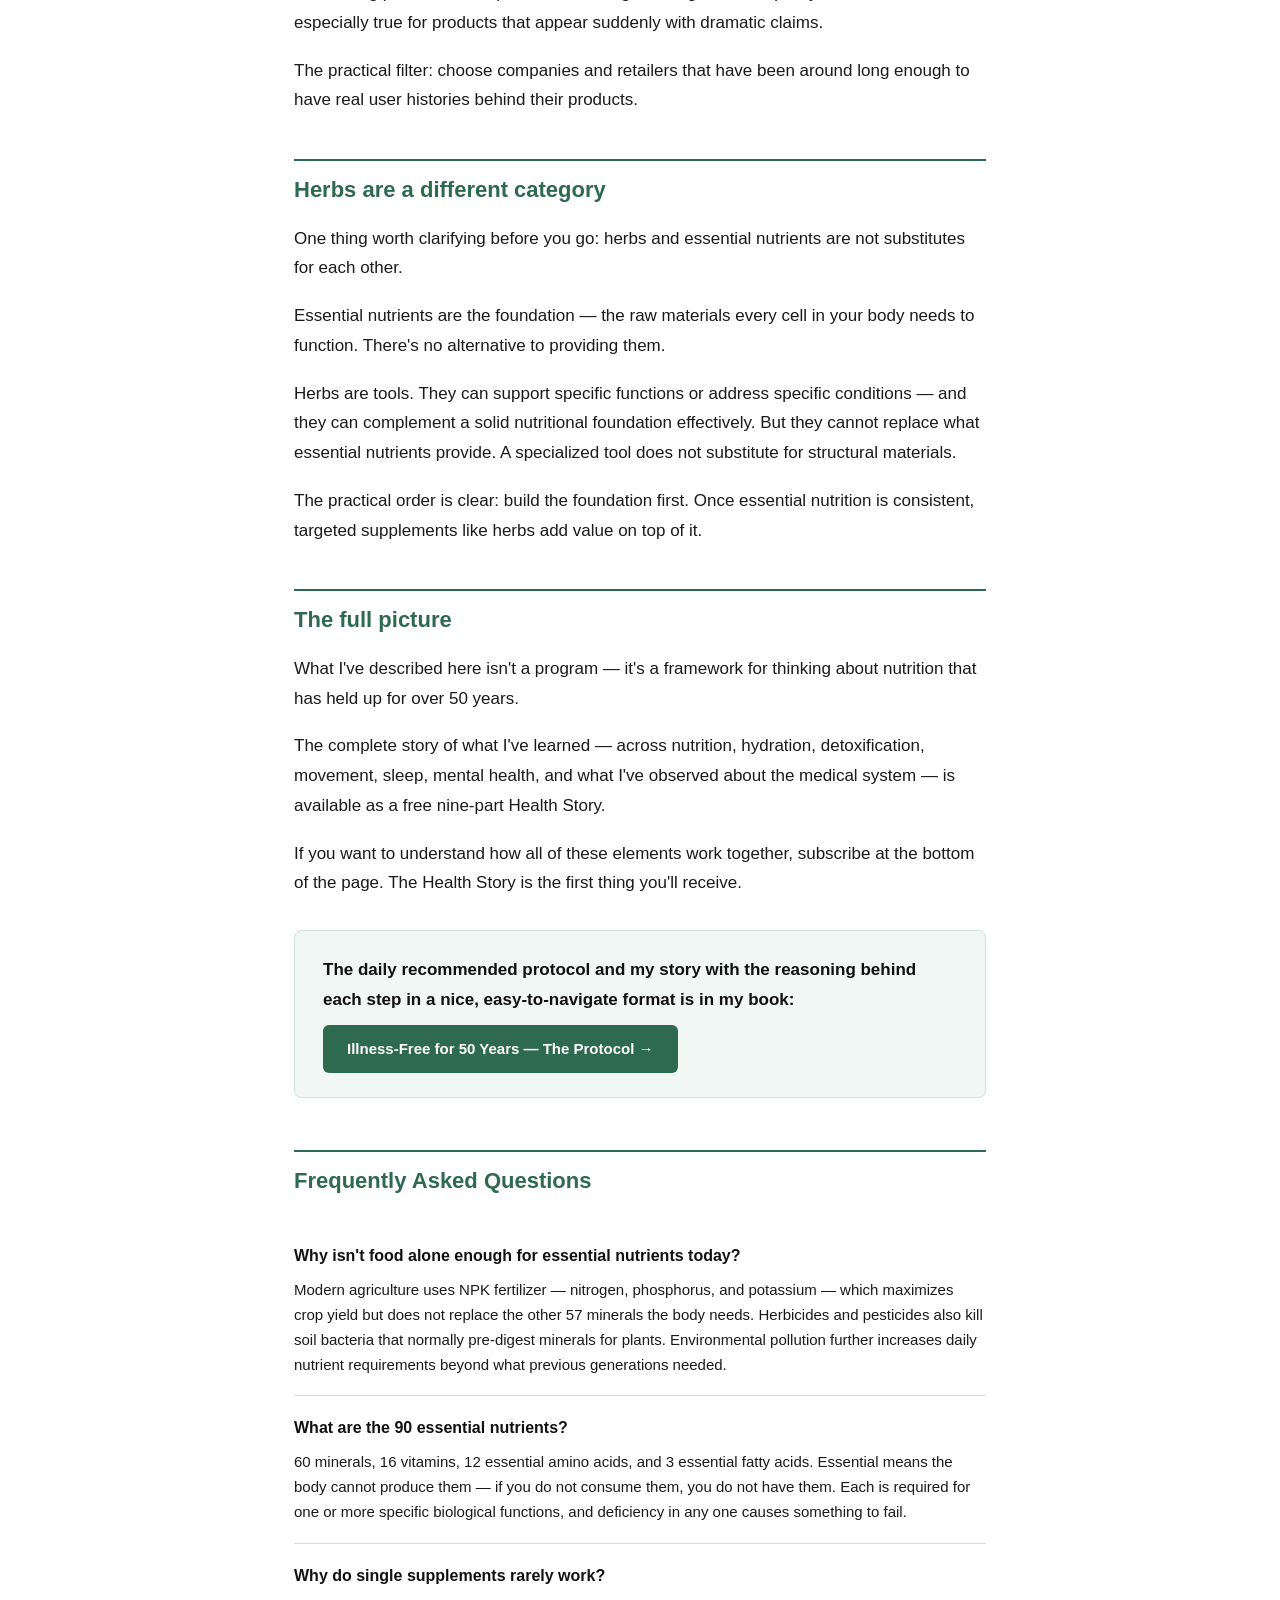
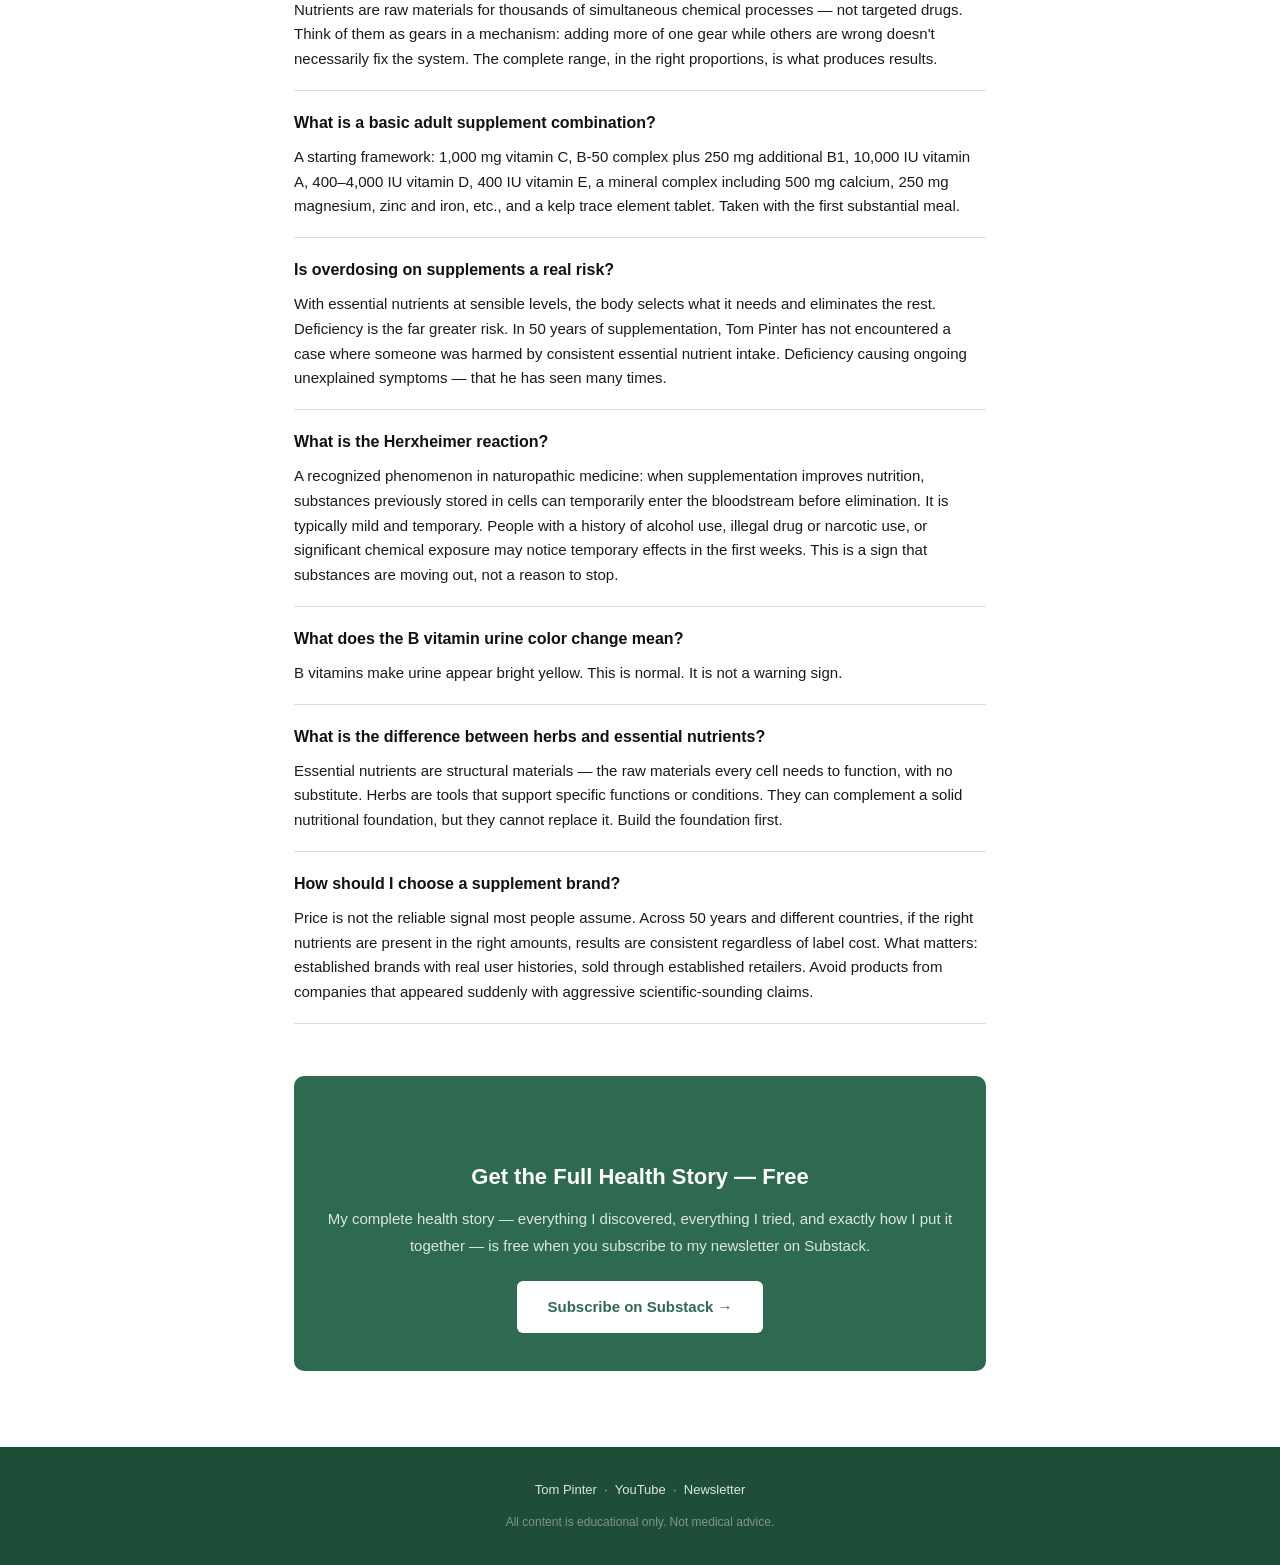
<file: supplement-truth/index.html>
<!DOCTYPE html>
<html lang="en">
<head>
  <meta charset="UTF-8">
  <meta name="viewport" content="width=device-width, initial-scale=1.0">
  <link rel="icon" type="image/svg+xml" href="[data-uri]">
  <title>I've Taken Supplements Every Day for 50 Years. Here's What I Actually Learned. — Tom Pinter</title>
  <meta name="description" content="I've supplemented every day for 50 years. Here's the framework I developed — why food alone isn't enough, why single supplements rarely work, and how the body actually uses nutrients.">
  <meta name="author" content="Tom Pinter">
  <link rel="canonical" href="https://tompinter.github.io/supplement-truth/">

  <meta property="og:type" content="article">
  <meta property="og:title" content="I've Taken Supplements Every Day for 50 Years. Here's What I Actually Learned.">
  <meta property="og:description" content="Why food alone is no longer enough, why single supplements rarely work, and how the body actually uses essential nutrients. 50 years of direct experience.">
  <meta property="og:url" content="https://tompinter.github.io/supplement-truth/">
  <meta property="og:site_name" content="Tom Pinter">

  <script type="application/ld+json">
  {
    "@context": "https://schema.org",
    "@type": "Article",
    "headline": "I've Taken Supplements Every Day for 50 Years. Here's What I Actually Learned.",
    "description": "Why food alone is no longer enough, why single supplements rarely work, and how the body actually uses essential nutrients.",
    "datePublished": "2026-06-13",
    "url": "https://tompinter.github.io/supplement-truth/",
    "author": { "@type": "Person", "name": "Tom Pinter", "url": "https://tompinter.github.io/" },
    "publisher": { "@type": "Person", "name": "Tom Pinter", "url": "https://tompinter.github.io/" }
  }
  </script>

  <script type="application/ld+json">
  {
    "@context": "https://schema.org",
    "@type": "FAQPage",
    "mainEntity": [
      {
        "@type": "Question",
        "name": "Why isn't food alone enough for essential nutrients today?",
        "acceptedAnswer": { "@type": "Answer", "text": "Modern agriculture uses NPK fertilizer — nitrogen, phosphorus, and potassium — which maximizes crop yield but does not replace the other 57 minerals the body needs. Herbicides and pesticides also kill soil bacteria that normally pre-digest minerals for plants. Environmental pollution further increases daily nutrient requirements beyond what previous generations needed." }
      },
      {
        "@type": "Question",
        "name": "What are the 90 essential nutrients?",
        "acceptedAnswer": { "@type": "Answer", "text": "60 minerals, 16 vitamins, 12 essential amino acids, and 3 essential fatty acids. Essential means the body cannot produce them — if you do not consume them, you do not have them. Each is required for one or more specific biological functions, and deficiency in any one causes something to fail." }
      },
      {
        "@type": "Question",
        "name": "Why do single supplements rarely work?",
        "acceptedAnswer": { "@type": "Answer", "text": "Nutrients are raw materials for thousands of simultaneous chemical processes — not targeted drugs. Think of them as gears in a mechanism: adding more of one gear while others are wrong doesn't necessarily fix the system. The complete range, in the right proportions, is what produces results." }
      },
      {
        "@type": "Question",
        "name": "What is a basic adult supplement combination?",
        "acceptedAnswer": { "@type": "Answer", "text": "A starting framework: 1,000 mg vitamin C, B-50 complex plus 250 mg additional B1, 10,000 IU vitamin A, 400–4,000 IU vitamin D, 400 IU vitamin E, a mineral complex including 500 mg calcium, 250 mg magnesium, zinc and iron, etc., and a kelp trace element tablet. Taken with the first substantial meal." }
      },
      {
        "@type": "Question",
        "name": "Is overdosing on supplements a real risk?",
        "acceptedAnswer": { "@type": "Answer", "text": "With essential nutrients at sensible levels, the body selects what it needs and eliminates the rest. Deficiency is the far greater risk. In 50 years of supplementation, Tom Pinter has not encountered a case where someone was harmed by consistent essential nutrient intake. Deficiency causing ongoing unexplained symptoms — that he has seen many times." }
      },
      {
        "@type": "Question",
        "name": "What is the Herxheimer reaction?",
        "acceptedAnswer": { "@type": "Answer", "text": "A recognized phenomenon in naturopathic medicine: when supplementation improves nutrition, substances previously stored in cells can temporarily enter the bloodstream before elimination. It is typically mild and temporary. People with a history of alcohol use, illegal drug or narcotic use, or significant chemical exposure may notice temporary effects in the first weeks. This is a sign that substances are moving out, not a reason to stop." }
      },
      {
        "@type": "Question",
        "name": "What does the B vitamin urine color change mean?",
        "acceptedAnswer": { "@type": "Answer", "text": "B vitamins make urine appear bright yellow. This is normal. It is not a warning sign." }
      },
      {
        "@type": "Question",
        "name": "What is the difference between herbs and essential nutrients?",
        "acceptedAnswer": { "@type": "Answer", "text": "Essential nutrients are structural materials — the raw materials every cell needs to function, with no substitute. Herbs are tools that support specific functions or conditions. They can complement a solid nutritional foundation, but they cannot replace it. Build the foundation first." }
      },
      {
        "@type": "Question",
        "name": "How should I choose a supplement brand?",
        "acceptedAnswer": { "@type": "Answer", "text": "Price is not the reliable signal most people assume. Across 50 years and different countries, if the right nutrients are present in the right amounts, results are consistent regardless of label cost. What matters: established brands with real user histories, sold through established retailers. Avoid products from companies that appeared suddenly with aggressive scientific-sounding claims." }
      }
    ]
  }
  </script>

  <!-- Meta Pixel Code -->
  <script>
  !function(f,b,e,v,n,t,s){if(f.fbq)return;n=f.fbq=function(){n.callMethod?
  n.callMethod.apply(n,arguments):n.queue.push(arguments)};if(!f._fbq)f._fbq=n;
  n.push=n;n.loaded=!0;n.version='2.0';n.queue=[];t=b.createElement(e);t.async=!0;
  t.src=v;s=b.getElementsByTagName(e)[0];s.parentNode.insertBefore(t,s)}
  (window,document,'script','https://connect.facebook.net/en_US/fbevents.js');
  fbq('init', '915129604917816');
  fbq('track', 'PageView');
  </script>
  <noscript><img height="1" width="1" style="display:none"
  src="https://www.facebook.com/tr?id=915129604917816&ev=PageView&noscript=1"/></noscript>
  <!-- End Meta Pixel Code -->

  <link rel="stylesheet" href="../style.css">
</head>
<body>

<header class="site-header">
  <div class="site-header-inner">
    <a class="site-name" href="https://tompinter.github.io/">Tom Pinter</a>
    <nav class="site-nav">
      <a href="https://www.youtube.com/@tom.pinter" target="_blank" rel="noopener">YouTube</a>
      <a href="https://holistichealthguide.substack.com/" target="_blank" rel="noopener">Free Newsletter</a>
    </nav>
  </div>
</header>

<div class="article-hero">
  <div class="article-hero-inner">
    <div class="article-eyebrow">Nutrition &amp; Supplements</div>
    <h1>I've Taken Supplements Every Day for 50 Years.<br>Here's What I Actually Learned.</h1>
    <div class="article-byline">By <strong>Tom Pinter</strong> &nbsp;·&nbsp; June 13, 2026 &nbsp;·&nbsp; 10 min read</div>
  </div>
</div>

<div class="article-content">

  <p>When I was a child, I was often ill. Throat infections, then pneumonia, then rubella. Doctors wanted to remove my tonsils.</p>

  <p>My mother had a different idea.</p>

  <p>She noticed that during every illness, doctors prescribed vitamins anyway. Her reasoning: if vitamins help during illness, why not take them consistently to prevent the illness in the first place?</p>

  <p>She was right.</p>

  <p>With daily supplementation, the infections stopped completely. Even during major epidemics, I didn't catch anything. That was the beginning of something I've maintained for over 50 years — and the clearest demonstration I know that this isn't a theory.</p>

  <p>But most people who try supplements don't get that result. They take something for a few weeks, feel nothing, and quit. So what's the difference?</p>

  <div style="position:relative;padding-bottom:56.25%;height:0;overflow:hidden;margin:32px 0;">
    <iframe src="https://www.youtube.com/embed/GE4FNDlfE6w"
      title="I've Taken Supplements Every Day for 50 Years. Here's What I Actually Learned."
      frameborder="0"
      allow="accelerometer; autoplay; clipboard-write; encrypted-media; gyroscope; picture-in-picture; web-share"
      referrerpolicy="strict-origin-when-cross-origin"
      allowfullscreen
      style="position:absolute;top:0;left:0;width:100%;height:100%;"></iframe>
  </div>

  <h2>The wrong question</h2>

  <p>Most people start with the wrong question: <em>"Are supplements worth it?"</em></p>

  <p>That question leads nowhere useful. Some people feel immediate effects. Others notice nothing for weeks. Some don't notice much at all — until they stop and feel the absence.</p>

  <p>The right question is: <em>What nutrients does my body actually need every day, and am I consistently providing them?</em></p>

  <p>That shift changes everything.</p>

  <p><em>(Nutritional deficiency is one of 7 causes of chronic symptoms I cover in <a href="https://tompinter.github.io/your-doctor-says-nothing-is-wrong/">Your Doctor Says Nothing Is Wrong — But You Still Feel Terrible</a>. If you want the full map first, start there.)</em></p>

  <h2>Why food alone is no longer enough</h2>

  <p>The assumption most people make is that a reasonably healthy diet covers the basics. It used to be closer to true. Today, it isn't.</p>

  <p>Modern agriculture relies on NPK fertilizer — nitrogen, phosphorus, and potassium. These three nutrients maximize crop yield. But the soil naturally contained roughly 60 minerals, not three. The others are simply not replaced. Crops grow bigger, but they're nutritionally thinner.</p>

  <p>The mechanism runs deeper than the fertilizers themselves. Soil bacteria normally pre-digest minerals for plants — breaking them down into a form the plant can absorb. Herbicides and pesticides kill those bacteria. Without them, even whatever minerals remain in the soil don't fully enter the plant.</p>

  <p>There's a second factor that compounds this: environmental pollution. We're exposed to far more toxic load than previous generations — from air, water, food packaging, and countless other sources. Neutralizing that load requires nutrients. Which means the daily requirement isn't just staying level with what previous generations needed — it's higher.</p>

  <p>I noticed this directly. When I ate average-quality food and skipped supplements for just a few days — not junk food, not processed products, but normal home-cooked meals from store-bought ingredients — I developed clear deficiency symptoms. Not dramatic ones, but noticeable enough to be unambiguous.</p>

  <p>Food has not become poison. But relying on it alone to cover all nutritional requirements is no longer a reliable strategy.</p>

  <h2>What "essential" actually means</h2>

  <p>The word "essential" has a specific meaning in nutrition. It does not mean important or beneficial. It means: <em>the body cannot produce it</em>. If you don't consume it, you don't have it.</p>

  <p>The full list of essential nutrients the body needs every day adds up to roughly 90:</p>
  <ul>
    <li>60 minerals</li>
    <li>16 vitamins</li>
    <li>12 essential amino acids</li>
    <li>3 essential fatty acids</li>
  </ul>

  <p>Each one is required for one or more specific biological functions. When a function cannot run for lack of its required nutrient, something fails. The failure may be silent for years — or it may show up immediately. Either way, it accumulates.</p>

  <p>A physician who spent decades studying nutrient deficiencies — examining the records of more than 17,500 autopsies — concluded that every natural death traces to one or more nutritional deficiencies. That's a striking conclusion. But it's consistent with what I've observed over 50 years: deficiency is always the greater risk. "Overdose" on essential nutrients is nearly impossible when ratios are maintained. Deficiency is a certainty if you're not actively preventing it.</p>

  <h2>A starting framework for adults</h2>

  <p>There's a basic combination that covers the daily essential range for a healthy adult. I'll share it here as a starting framework — not as a prescription, and not as my personal current stack.</p>

  <p>The right amounts vary significantly by body size, lifestyle, health history, and individual biochemistry. The starting point:</p>

  <ul>
    <li>Vitamin C — 1,000 mg</li>
    <li>B-50 complex + 250 mg additional B1</li>
    <li>Vitamin A — 10,000 IU</li>
    <li>Vitamin D — 400–4,000 IU</li>
    <li>Vitamin E — 400 IU</li>
    <li>Mineral complex — including calcium 500 mg, magnesium 250 mg, zinc, iron, and others</li>
    <li>Kelp trace element tablet</li>
  </ul>

  <p>Vitamin C and the calcium–magnesium combination are the two that vary most between individuals. The only reliable way to find your right amount is to test it — more on that in a moment.</p>

  <p>If you have specific health concerns or a demanding lifestyle, this baseline is the floor, not the ceiling.</p>

  <h2>Why single supplements rarely work</h2>

  <p>This is the piece most people miss — and it explains the "I took it for a month and felt nothing" experience.</p>

  <p>Nutrients do not work like medications.</p>

  <p>A medication targets a specific receptor or pathway. A nutrient is a raw material for thousands of simultaneous chemical processes. Focusing on one nutrient while neglecting the others doesn't necessarily improve the system — and it can make things worse, because you've shifted the ratio without addressing the underlying shortfall.</p>

  <p>Think of it as a mechanism with many gears. If one gear is wrong, the system fails. Adding more of the same gear while the others remain broken doesn't necessarily fix the mechanism. You need the full set, in the right proportions, working together.</p>

  <p>That's why providing the complete range consistently produces results that individual supplements rarely match. The goal is not to target one symptom. It's to give the entire system what it needs to run correctly.</p>

  <p><em>(If chronic fatigue is the symptom that brought you here, see <a href="https://tompinter.github.io/chronic-fatigue-causes/">Chronic Fatigue: The Causes Your Blood Test Was Never Designed to Find</a> — where I work through six causes of tiredness, starting with exactly this materials-shortage problem.)</em></p>

  <h2>Why overdosing is not the real concern</h2>

  <p>Most people who are cautious about supplements worry about overdosing. In my experience, this concern is nearly always misdirected.</p>

  <p>The body selects what it needs and eliminates the rest. This is how essential nutrients work by definition. The body has mechanisms for excreting excess — and it uses them. What it cannot do is conjure essential nutrients from nothing.</p>

  <p>The real risk runs the other direction: deficiency.</p>

  <p>In 50 years, I've never encountered a case where someone was harmed by consistent intake of essential nutrients at sensible levels. I've seen many cases where deficiency produced ongoing, unexplained symptoms that resolved once the nutritional gap was filled.</p>

  <p>The economics are straightforward. Daily supplementation costs roughly what a cup of coffee costs. The cost of deficiency doesn't show up on a price tag until much later — and by then it's harder to address.</p>

  <h2>What to expect when you start</h2>

  <p>Most people experience nothing unusual when they begin supplementing. But some people — particularly those with a history of alcohol use, illegal drug or narcotic use, or significant chemical or pharmaceutical substance exposure — may notice temporary effects.</p>

  <p>Here's why: certain substances can accumulate in cells over years. When nutrition improves and the body's detoxification processes activate, those stored substances can temporarily enter the bloodstream before being eliminated. Whatever effect those substances are capable of producing, they may produce briefly during that transit.</p>

  <p>Someone with a history of heavy alcohol use, for example, might feel a faint, passing intoxicated sensation as stored alcohol residues mobilize. Someone who used illegal drugs or narcotics may notice something unfamiliar as those residues move. Similar patterns can occur with significant chemical or pharmaceutical substance exposures.</p>

  <p>This is a recognized phenomenon in naturopathic medicine: the Herxheimer reaction, sometimes called a healing crisis or die-off reaction. It is typically mild and temporary. The key message: do not panic. If something like this happens, it's a sign that substances are moving out.</p>

  <p>There are also straightforward calibration signals worth knowing before you start:</p>

  <p><strong>B vitamins</strong> make urine appear bright yellow. This is normal. It's not a warning.</p>

  <p><strong>Vitamin C</strong> can cause loose stools when you've taken more than your body currently requires. This is a calibration signal, not a side effect to fear. If it happens, reduce the dose and work back up gradually until you find your level.</p>

  <p><strong>Magnesium</strong> in excess can cause bloating or loose stools. Same principle: reduce and calibrate.</p>

  <p>Staying well hydrated supports the elimination process. Rest when needed.</p>

  <h2>What actually matters when choosing brands</h2>

  <p>Price is not the signal most people think it is.</p>

  <p>Across 50 years of supplementing — in different countries, at different price points, from different manufacturers — my experience is consistent: if the right nutrients are present in the right amounts, the results are the same regardless of what the label costs.</p>

  <p>What does matter is the source.</p>

  <p>Established supplement brands sold through established supplement retailers have track records. Other customers' experiences are visible and verifiable. Quality is predictable.</p>

  <p>A completely new company, a pharmaceutical-industry supplement product, or anything marketed primarily through aggressive scientific-sounding claims is a different category. Convincing promotion and polished branding do not guarantee quality — and this is especially true for products that appear suddenly with dramatic claims.</p>

  <p>The practical filter: choose companies and retailers that have been around long enough to have real user histories behind their products.</p>

  <h2>Herbs are a different category</h2>

  <p>One thing worth clarifying before you go: herbs and essential nutrients are not substitutes for each other.</p>

  <p>Essential nutrients are the foundation — the raw materials every cell in your body needs to function. There's no alternative to providing them.</p>

  <p>Herbs are tools. They can support specific functions or address specific conditions — and they can complement a solid nutritional foundation effectively. But they cannot replace what essential nutrients provide. A specialized tool does not substitute for structural materials.</p>

  <p>The practical order is clear: build the foundation first. Once essential nutrition is consistent, targeted supplements like herbs add value on top of it.</p>

  <h2>The full picture</h2>

  <p>What I've described here isn't a program — it's a framework for thinking about nutrition that has held up for over 50 years.</p>

  <p>The complete story of what I've learned — across nutrition, hydration, detoxification, movement, sleep, mental health, and what I've observed about the medical system — is available as a free nine-part Health Story.</p>

  <p>If you want to understand how all of these elements work together, subscribe at the bottom of the page. The Health Story is the first thing you'll receive.</p>

  <!-- Book teaser -->
  <div style="background:var(--green-light);border:1px solid var(--border);border-radius:8px;padding:24px 28px;margin:32px 0;">
    <p style="margin-bottom:10px;font-weight:700;color:#111;">The daily recommended protocol and my story with the reasoning behind each step in a nice, easy-to-navigate format is in my book:</p>
    <a href="https://whop.com/holistic-health-guide-by-tom/illness-free-for-50-years-the-book"
       target="_blank" rel="noopener"
       style="display:inline-block;background:var(--green);color:#fff;padding:11px 24px;border-radius:6px;font-weight:700;font-size:15px;text-decoration:none;">
      Illness-Free for 50 Years — The Protocol &rarr;
    </a>
  </div>

  <!-- FAQ -->
  <section class="faq">
    <h2>Frequently Asked Questions</h2>

    <div class="faq-item">
      <div class="faq-q">Why isn't food alone enough for essential nutrients today?</div>
      <div class="faq-a">Modern agriculture uses NPK fertilizer — nitrogen, phosphorus, and potassium — which maximizes crop yield but does not replace the other 57 minerals the body needs. Herbicides and pesticides also kill soil bacteria that normally pre-digest minerals for plants. Environmental pollution further increases daily nutrient requirements beyond what previous generations needed.</div>
    </div>

    <div class="faq-item">
      <div class="faq-q">What are the 90 essential nutrients?</div>
      <div class="faq-a">60 minerals, 16 vitamins, 12 essential amino acids, and 3 essential fatty acids. Essential means the body cannot produce them — if you do not consume them, you do not have them. Each is required for one or more specific biological functions, and deficiency in any one causes something to fail.</div>
    </div>

    <div class="faq-item">
      <div class="faq-q">Why do single supplements rarely work?</div>
      <div class="faq-a">Nutrients are raw materials for thousands of simultaneous chemical processes — not targeted drugs. Think of them as gears in a mechanism: adding more of one gear while others are wrong doesn't necessarily fix the system. The complete range, in the right proportions, is what produces results.</div>
    </div>

    <div class="faq-item">
      <div class="faq-q">What is a basic adult supplement combination?</div>
      <div class="faq-a">A starting framework: 1,000 mg vitamin C, B-50 complex plus 250 mg additional B1, 10,000 IU vitamin A, 400–4,000 IU vitamin D, 400 IU vitamin E, a mineral complex including 500 mg calcium, 250 mg magnesium, zinc and iron, etc., and a kelp trace element tablet. Taken with the first substantial meal.</div>
    </div>

    <div class="faq-item">
      <div class="faq-q">Is overdosing on supplements a real risk?</div>
      <div class="faq-a">With essential nutrients at sensible levels, the body selects what it needs and eliminates the rest. Deficiency is the far greater risk. In 50 years of supplementation, Tom Pinter has not encountered a case where someone was harmed by consistent essential nutrient intake. Deficiency causing ongoing unexplained symptoms — that he has seen many times.</div>
    </div>

    <div class="faq-item">
      <div class="faq-q">What is the Herxheimer reaction?</div>
      <div class="faq-a">A recognized phenomenon in naturopathic medicine: when supplementation improves nutrition, substances previously stored in cells can temporarily enter the bloodstream before elimination. It is typically mild and temporary. People with a history of alcohol use, illegal drug or narcotic use, or significant chemical exposure may notice temporary effects in the first weeks. This is a sign that substances are moving out, not a reason to stop.</div>
    </div>

    <div class="faq-item">
      <div class="faq-q">What does the B vitamin urine color change mean?</div>
      <div class="faq-a">B vitamins make urine appear bright yellow. This is normal. It is not a warning sign.</div>
    </div>

    <div class="faq-item">
      <div class="faq-q">What is the difference between herbs and essential nutrients?</div>
      <div class="faq-a">Essential nutrients are structural materials — the raw materials every cell needs to function, with no substitute. Herbs are tools that support specific functions or conditions. They can complement a solid nutritional foundation, but they cannot replace it. Build the foundation first.</div>
    </div>

    <div class="faq-item">
      <div class="faq-q">How should I choose a supplement brand?</div>
      <div class="faq-a">Price is not the reliable signal most people assume. Across 50 years and different countries, if the right nutrients are present in the right amounts, results are consistent regardless of label cost. What matters: established brands with real user histories, sold through established retailers. Avoid products from companies that appeared suddenly with aggressive scientific-sounding claims.</div>
    </div>

  </section>

  <!-- CTA -->
  <div class="cta-block">
    <h2>Get the Full Health Story — Free</h2>
    <p>My complete health story — everything I discovered, everything I tried, and exactly how I put it together — is free when you subscribe to my newsletter on Substack.</p>
    <a class="cta-button" href="https://holistichealthguide.substack.com/" target="_blank" rel="noopener">Subscribe on Substack &rarr;</a>
  </div>

</div><!-- /article-content -->

<footer class="site-footer">
  <p>
    <a href="https://tompinter.github.io/">Tom Pinter</a> &nbsp;·&nbsp;
    <a href="https://www.youtube.com/@tom.pinter" target="_blank" rel="noopener">YouTube</a> &nbsp;·&nbsp;
    <a href="https://holistichealthguide.substack.com/" target="_blank" rel="noopener">Newsletter</a>
  </p>
  <p class="footer-disclaimer">All content is educational only. Not medical advice.</p>
</footer>

</body>
</html>
</file>
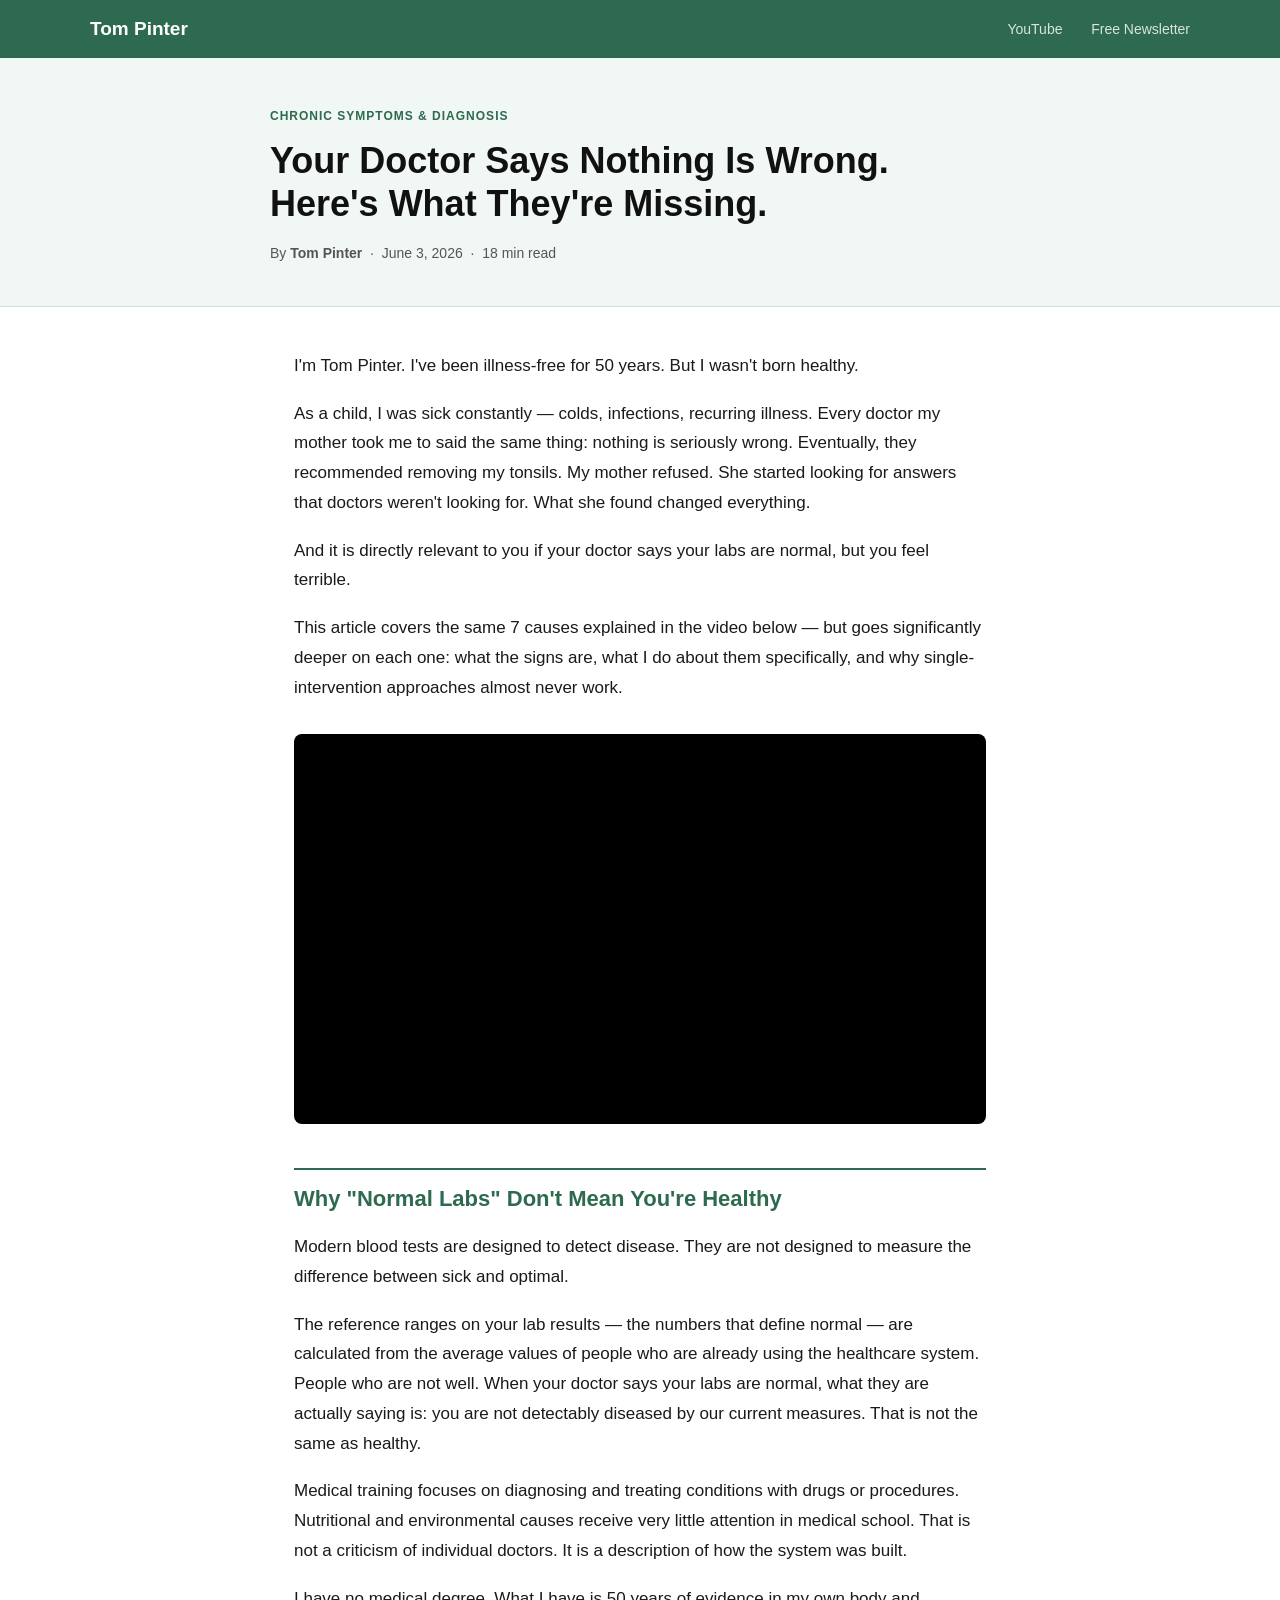
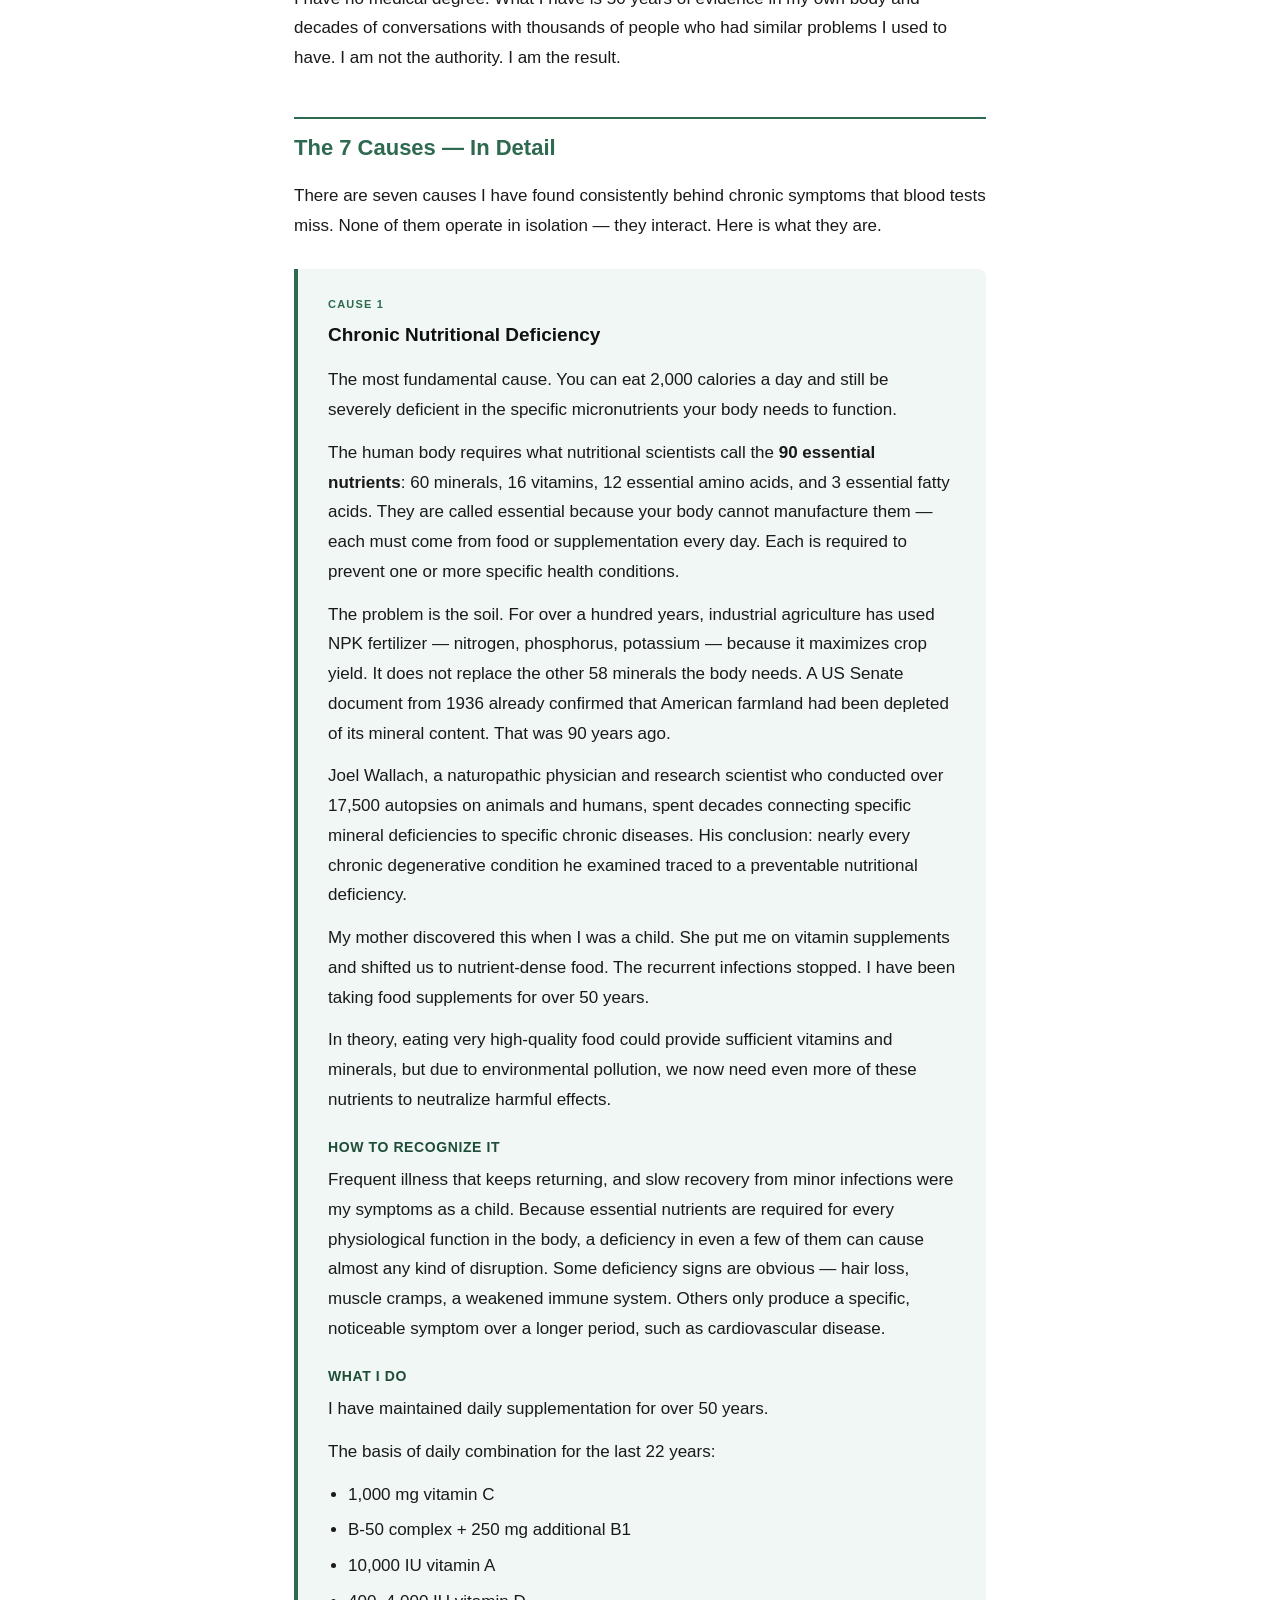
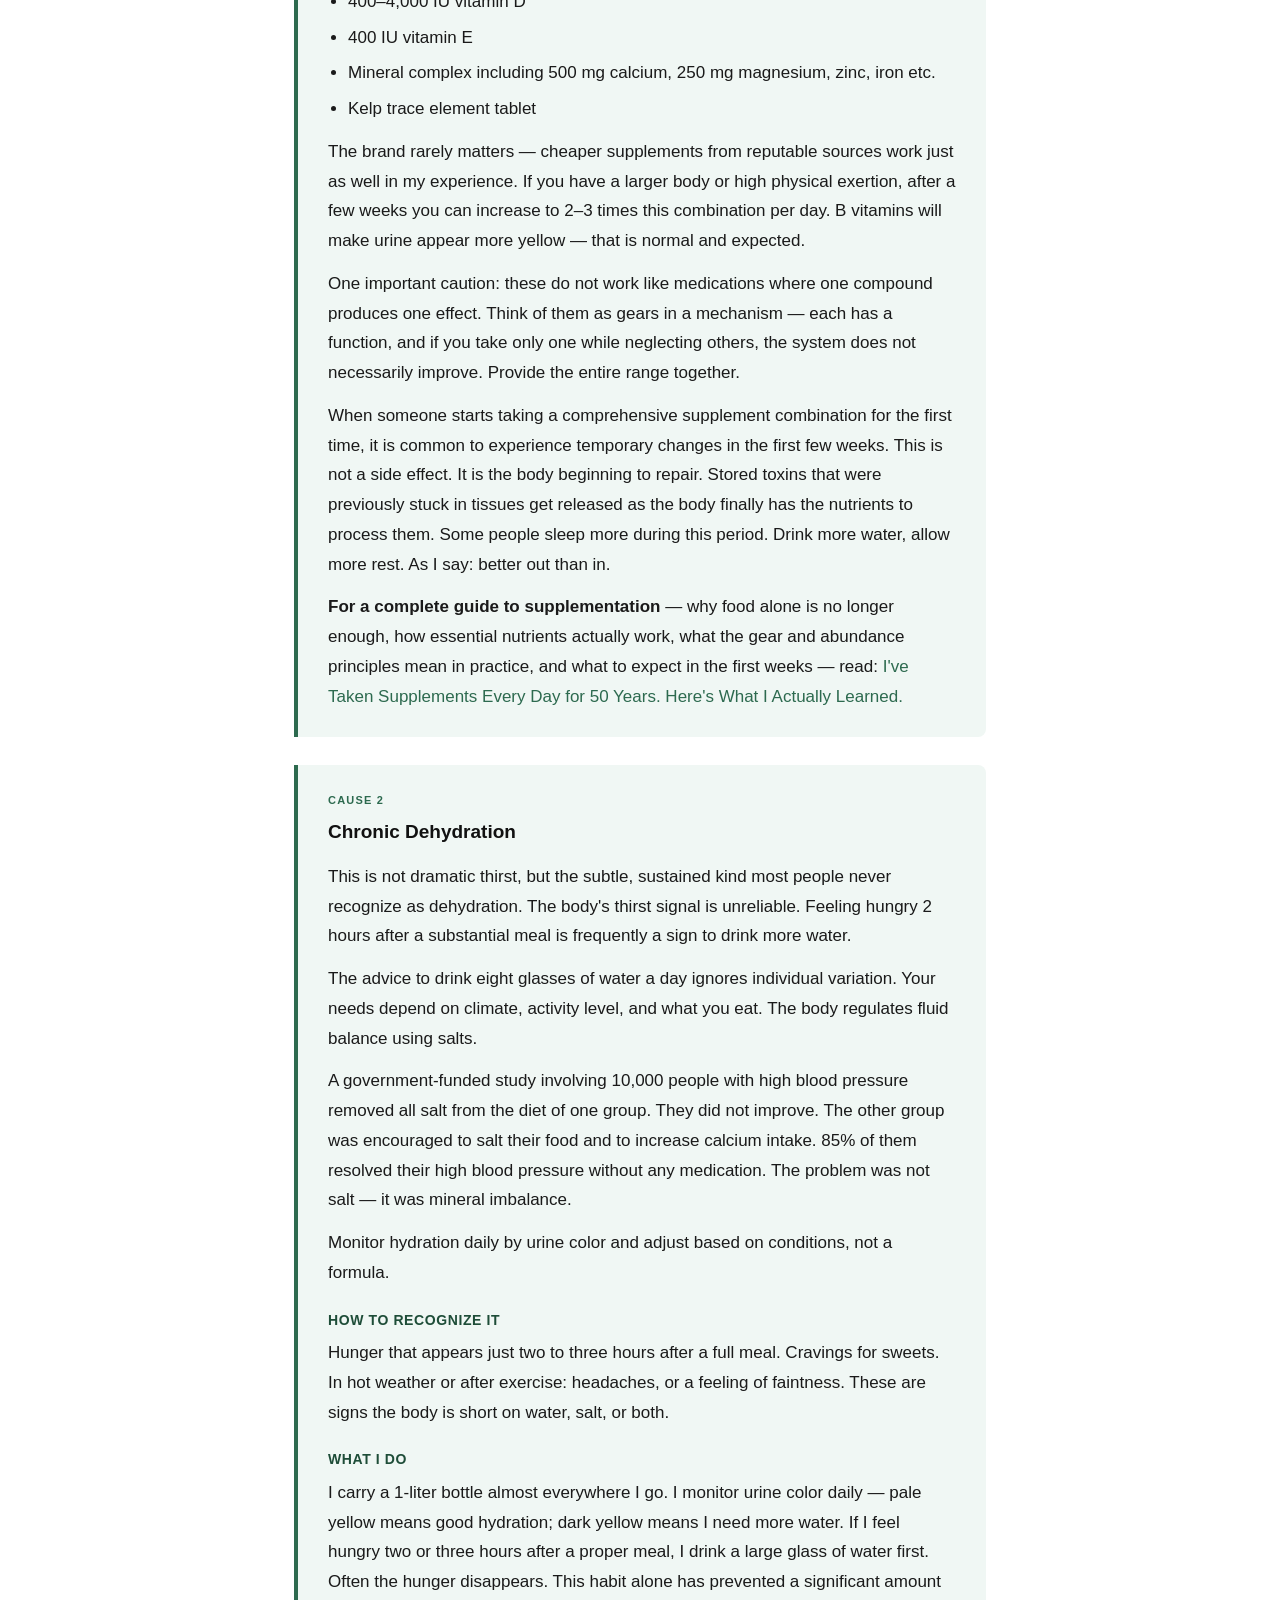
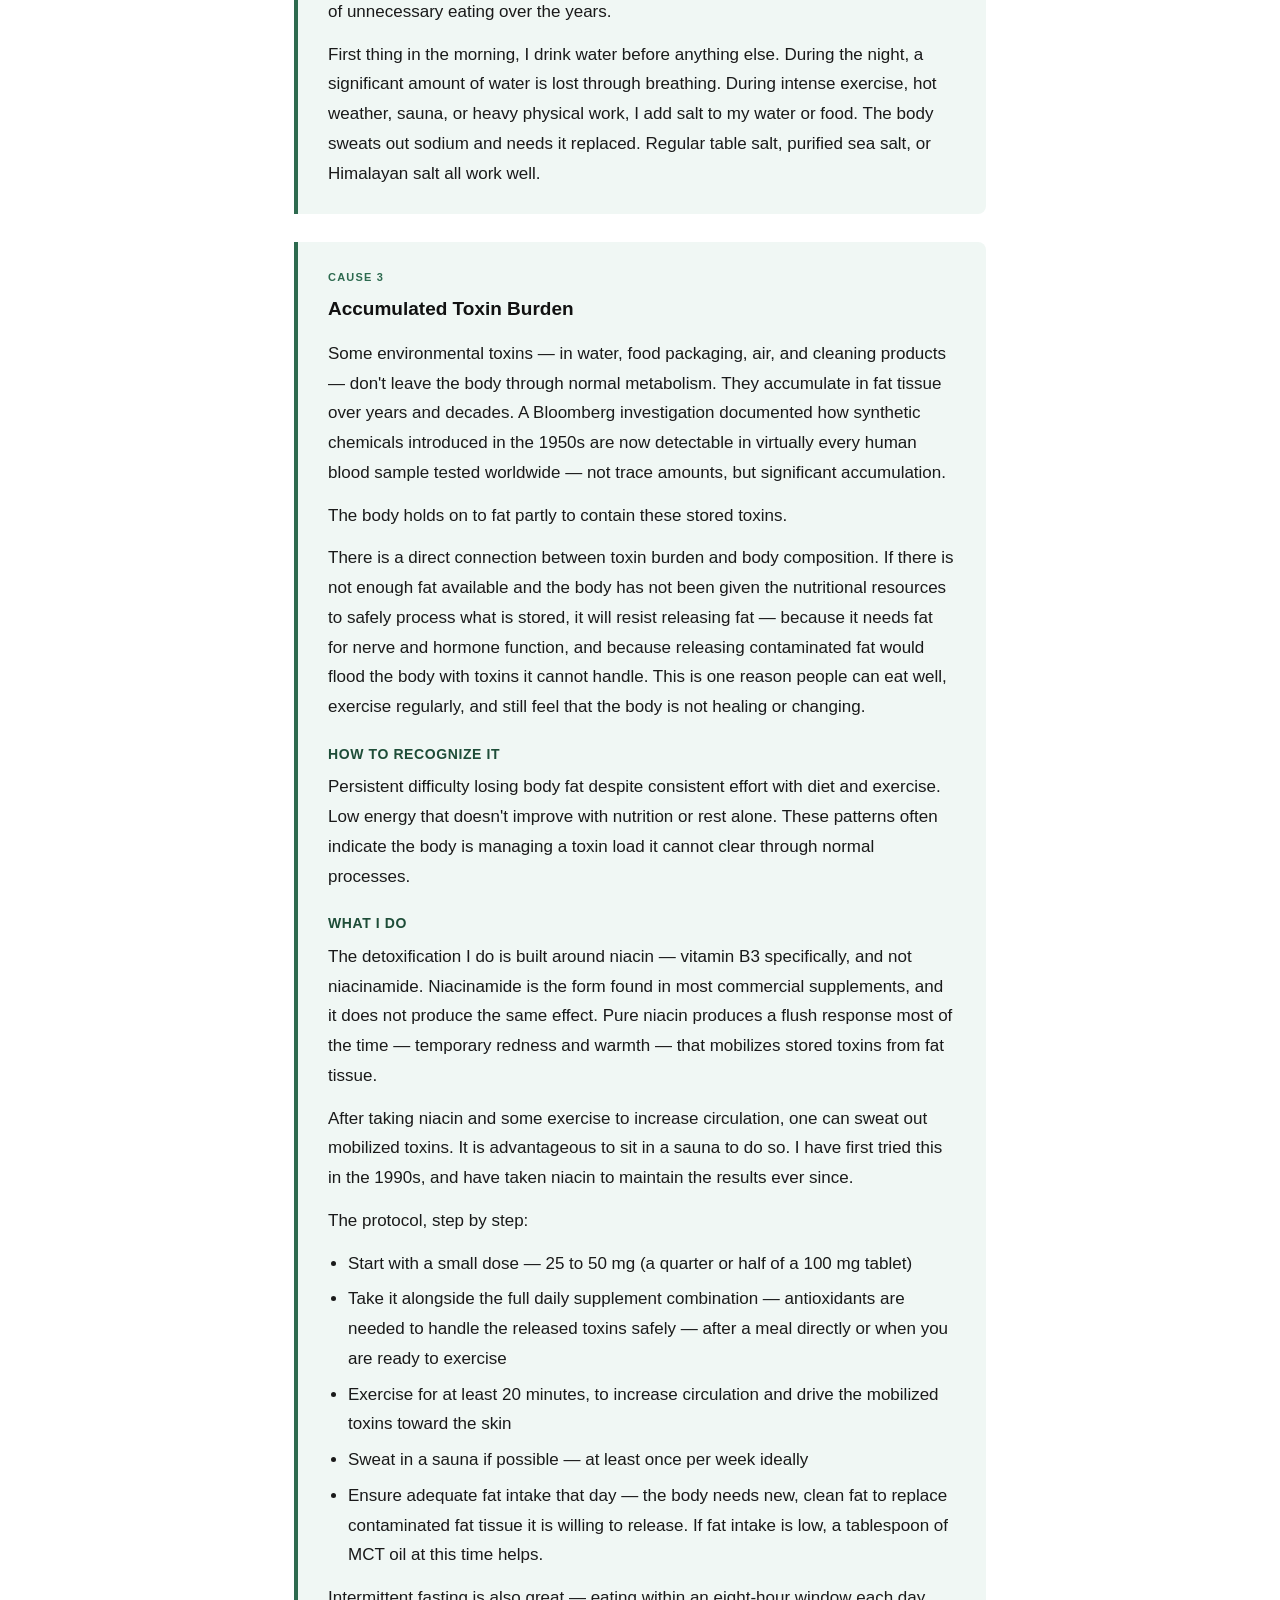
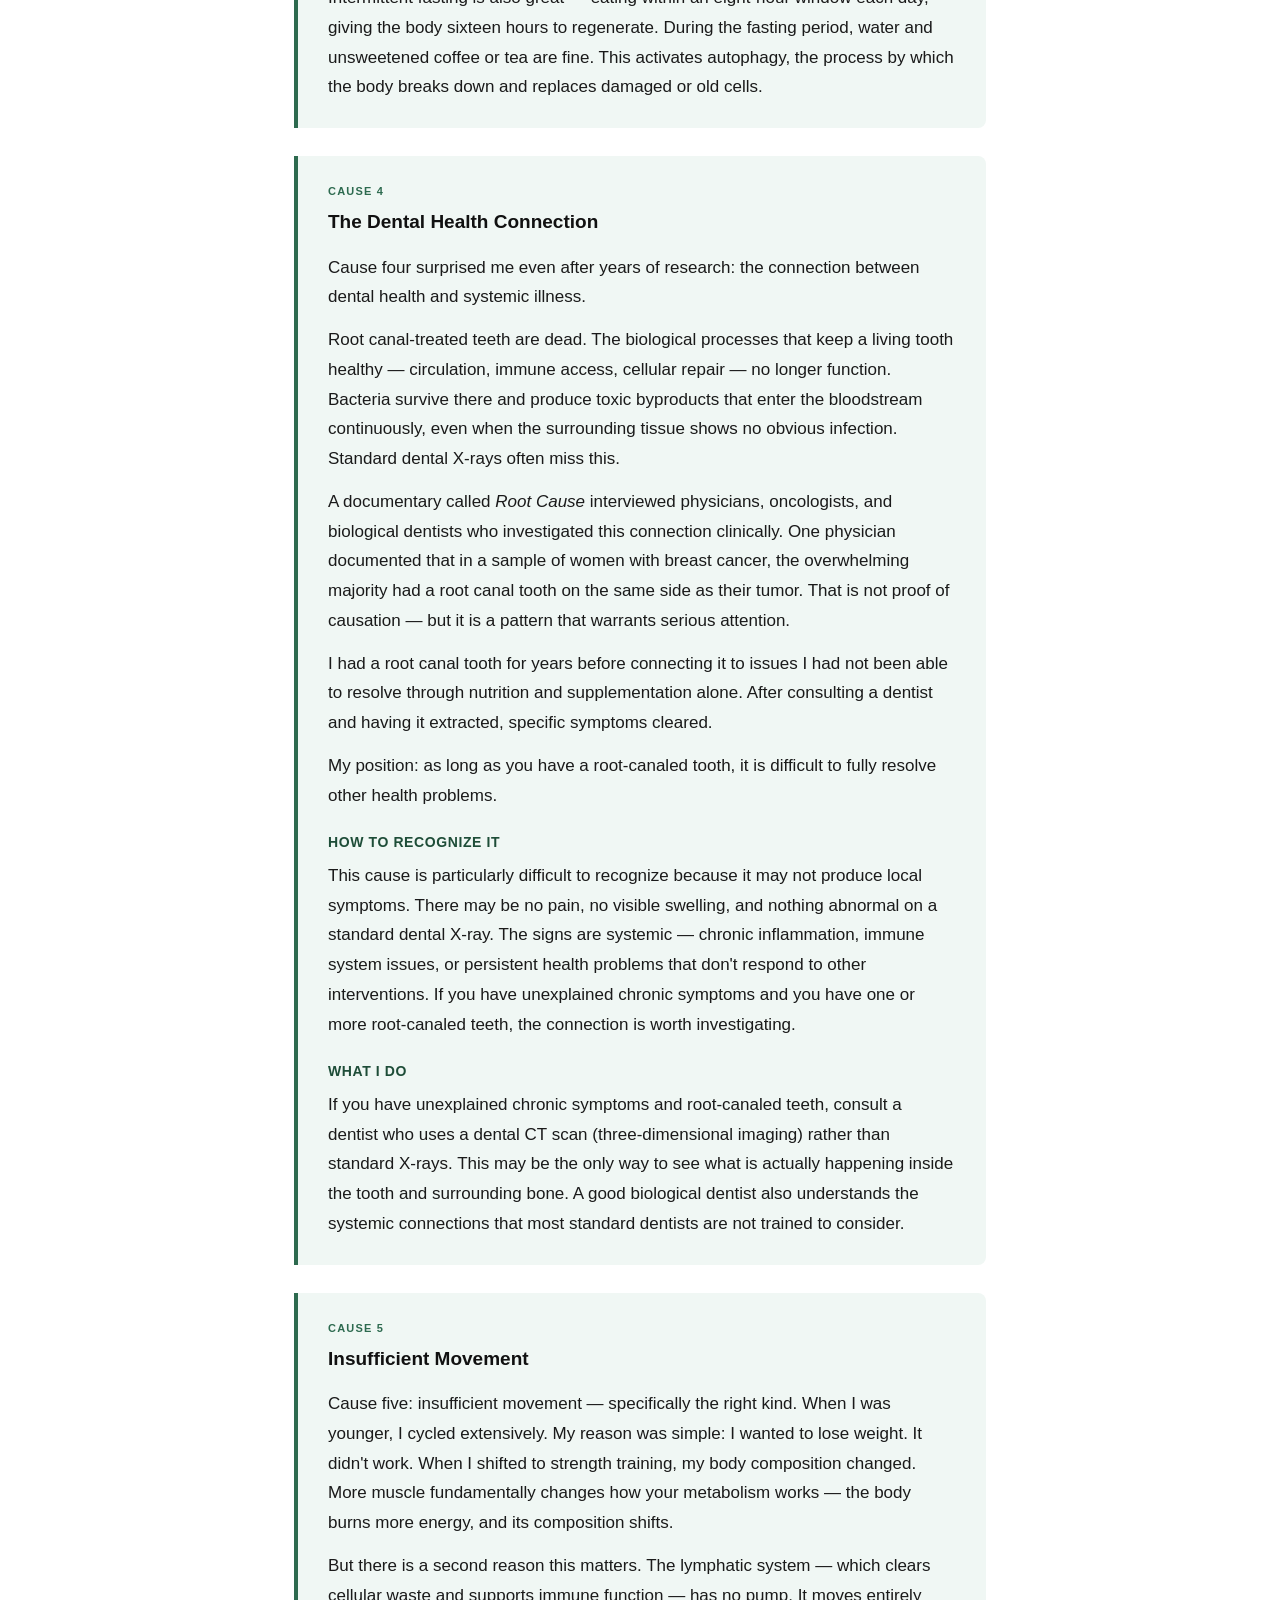
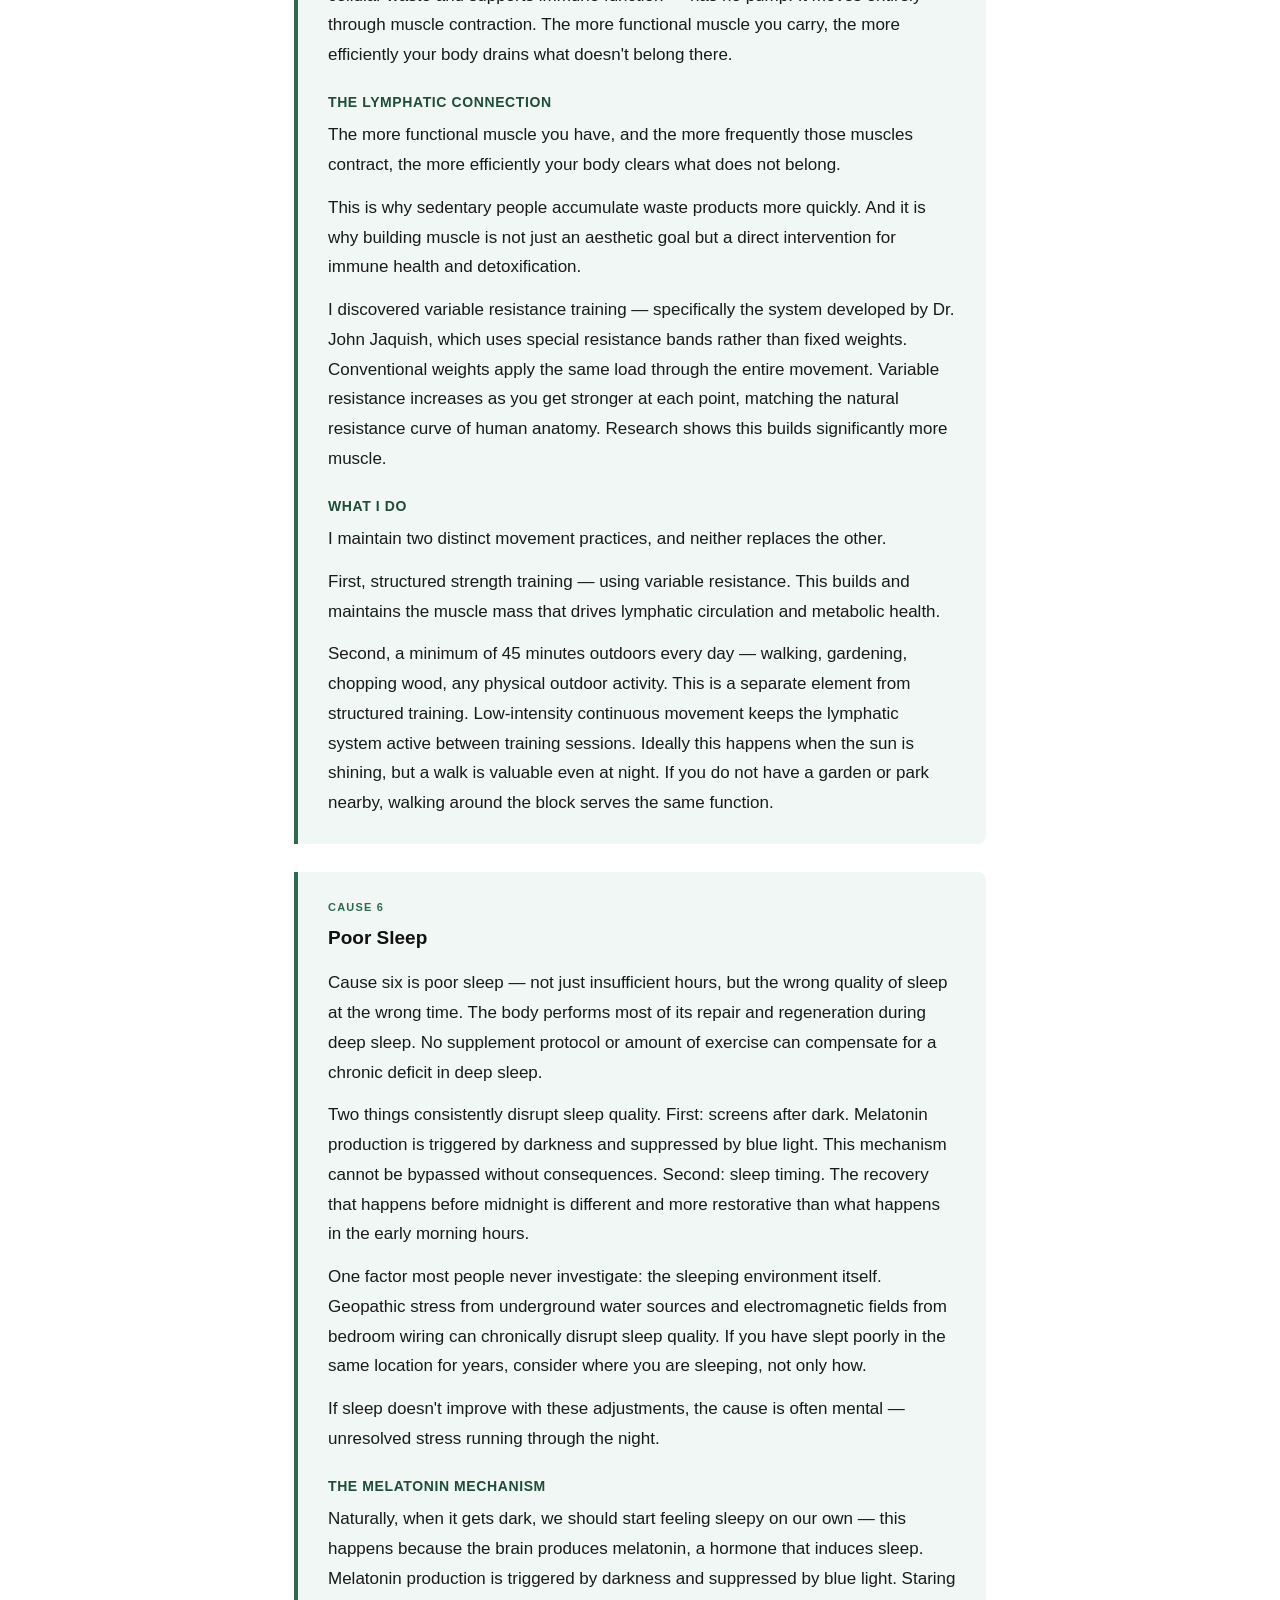
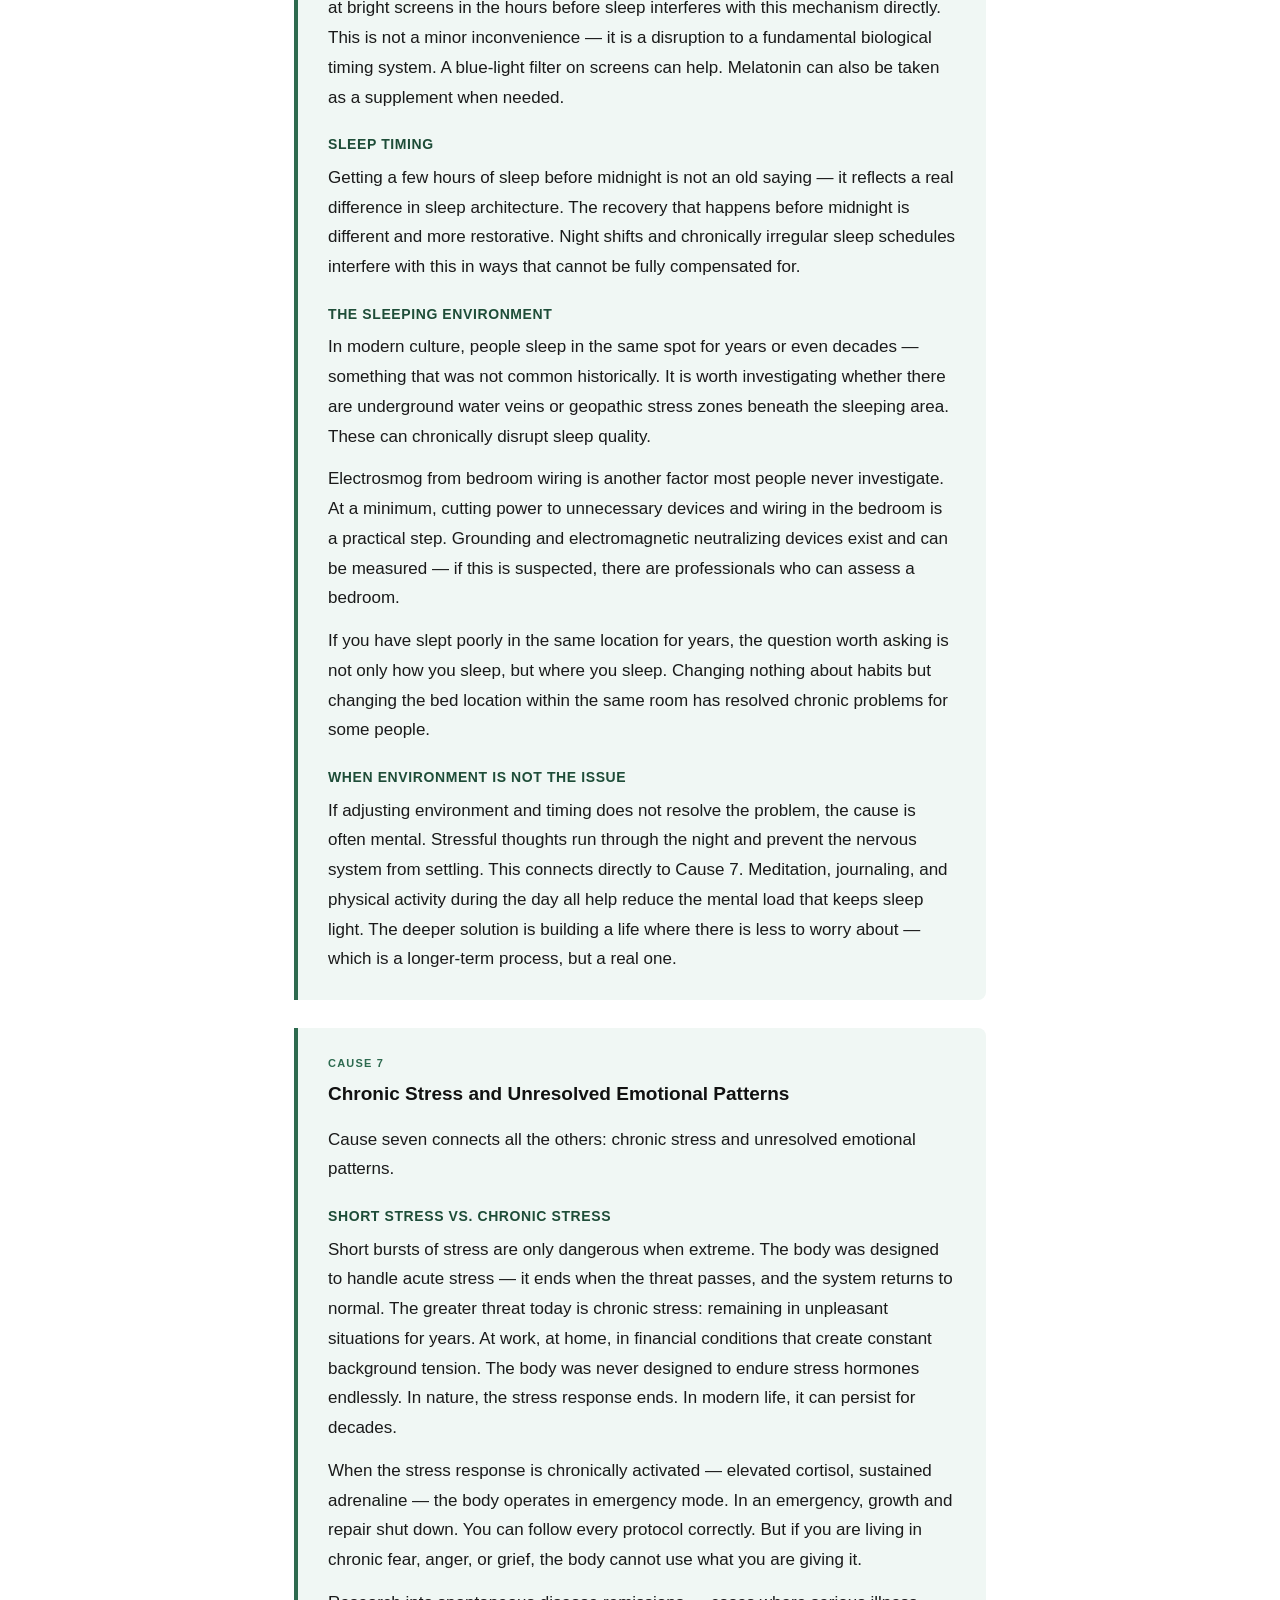
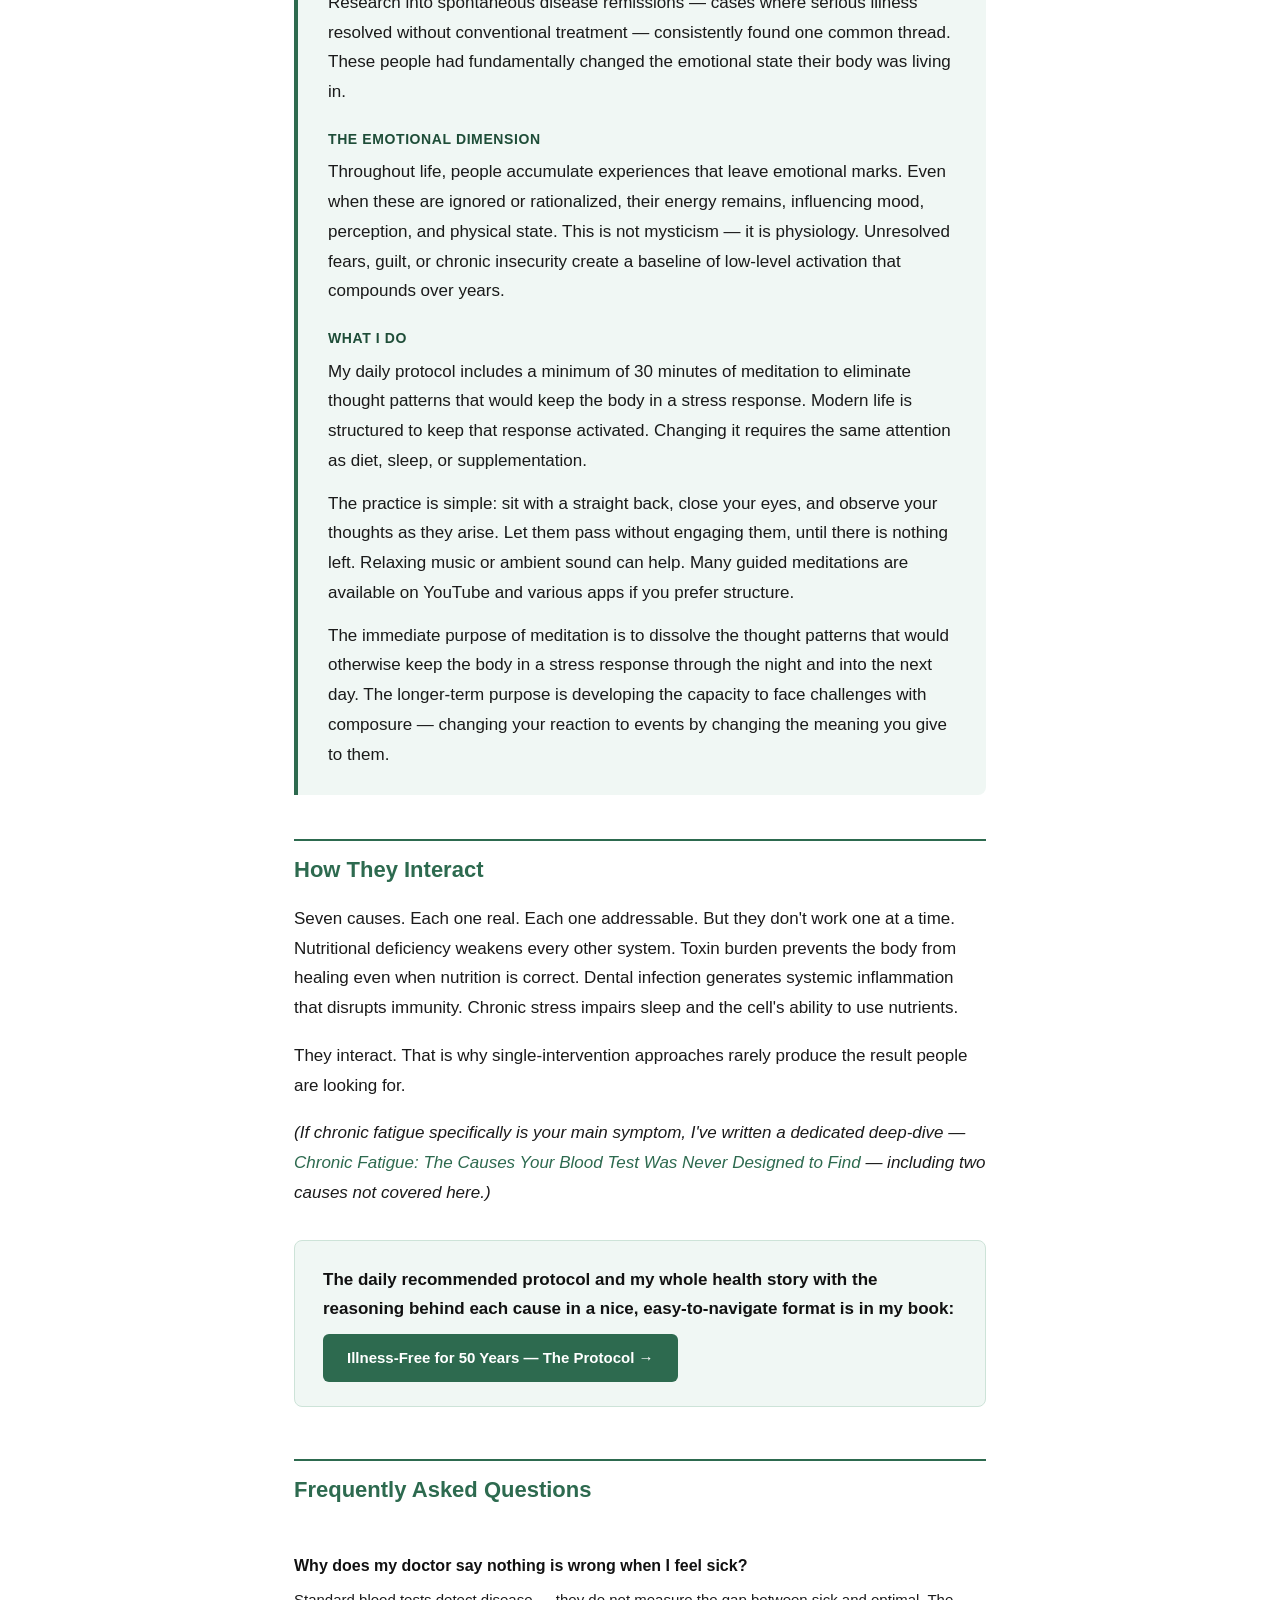
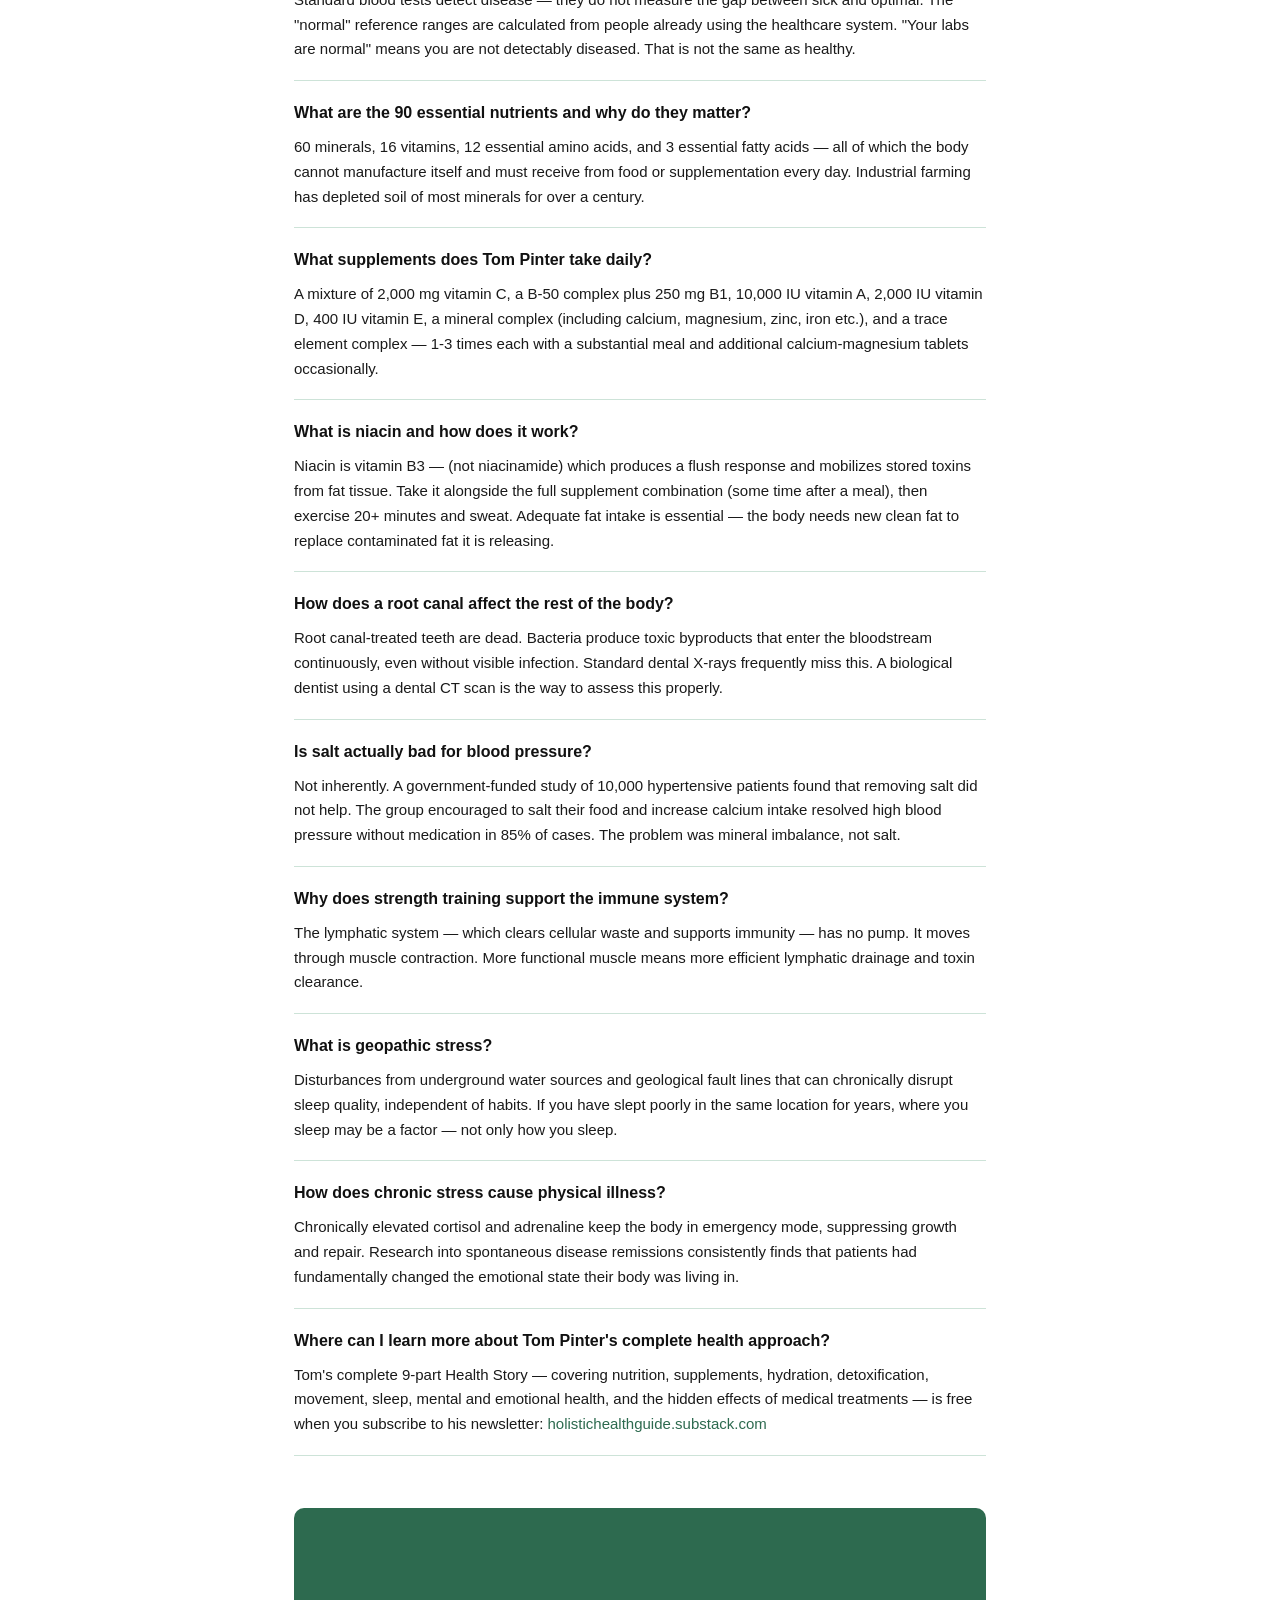
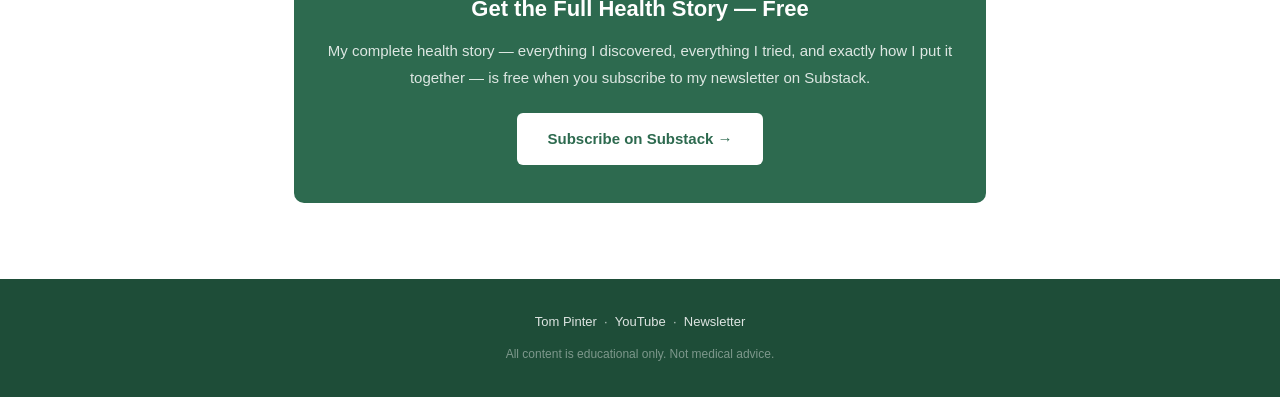
<file: your-doctor-says-nothing-is-wrong/index.html>
<!DOCTYPE html>
<html lang="en">
<head>
  <meta charset="UTF-8">
  <meta name="viewport" content="width=device-width, initial-scale=1.0">
  <link rel="icon" type="image/svg+xml" href="[data-uri]">
  <title>Your Doctor Says Nothing Is Wrong: 7 Hidden Causes of Chronic Symptoms | Tom Pinter</title>
  <meta name="description" content="Your labs came back normal but you still feel terrible. Tom Pinter — illness-free for 50 years — explains the 7 causes blood tests miss and exactly what he does about each one.">
  <meta name="author" content="Tom Pinter">
  <link rel="canonical" href="https://tompinter.github.io/your-doctor-says-nothing-is-wrong/">

  <meta property="og:type" content="article">
  <meta property="og:title" content="Your Doctor Says Nothing Is Wrong: 7 Hidden Causes of Chronic Symptoms">
  <meta property="og:description" content="Your labs came back normal but you still feel terrible. 7 causes standard blood tests miss — and what to do about each one.">
  <meta property="og:url" content="https://tompinter.github.io/your-doctor-says-nothing-is-wrong/">
  <meta property="og:site_name" content="Tom Pinter">

  <script type="application/ld+json">
  {
    "@context": "https://schema.org",
    "@type": "Article",
    "headline": "Your Doctor Says Nothing Is Wrong: 7 Hidden Causes of Chronic Symptoms",
    "description": "Why your blood tests come back normal while you still feel terrible. 7 causes standard medicine consistently misses — and what Tom Pinter does about each one.",
    "datePublished": "2026-06-03",
    "url": "https://tompinter.github.io/your-doctor-says-nothing-is-wrong/",
    "author": { "@type": "Person", "name": "Tom Pinter", "url": "https://tompinter.github.io/" },
    "publisher": { "@type": "Person", "name": "Tom Pinter", "url": "https://tompinter.github.io/" }
  }
  </script>

  <script type="application/ld+json">
  {
    "@context": "https://schema.org",
    "@type": "FAQPage",
    "mainEntity": [
      {
        "@type": "Question",
        "name": "Why does my doctor say nothing is wrong when I feel sick?",
        "acceptedAnswer": { "@type": "Answer", "text": "Standard blood tests are designed to detect disease — not to measure the gap between sick and optimal. The reference ranges that define 'normal' are calculated from people already using the healthcare system. 'Your labs are normal' means you are not detectably diseased by current measures. That is not the same as healthy." }
      },
      {
        "@type": "Question",
        "name": "What are the 90 essential nutrients and why do they matter?",
        "acceptedAnswer": { "@type": "Answer", "text": "The 90 essential nutrients are 60 minerals, 16 vitamins, 12 essential amino acids, and 3 essential fatty acids. They are called essential because the body cannot manufacture them — each must come from food or supplementation every day. Industrial farming has depleted soil of most minerals for over a century." }
      },
      {
        "@type": "Question",
        "name": "What supplements does Tom Pinter take daily?",
        "acceptedAnswer": { "@type": "Answer", "text": "A mixture of 2,000 mg vitamin C, a B-50 complex plus 250 mg B1, 10,000 IU vitamin A, 2,000 IU vitamin D, 400 IU vitamin E, a mineral complex (including calcium, magnesium, zinc, iron etc.), and a trace element complex — 1-3 times each with a substantial meal and additional calcium-magnesium tablets occasionally." }
      },
      {
        "@type": "Question",
        "name": "What is niacin and how does it work?",
        "acceptedAnswer": { "@type": "Answer", "text": "Niacin is vitamin B3 — not niacinamide — which produces a flush response and mobilizes stored toxins from fat tissue. Take it alongside the full supplement combination, then exercise 20+ minutes and sweat. Adequate fat intake is essential so the body can replace contaminated fat tissue. Tom Pinter has used this since the 1990s." }
      },
      {
        "@type": "Question",
        "name": "How does a root canal affect overall health?",
        "acceptedAnswer": { "@type": "Answer", "text": "Root canal-treated teeth are dead teeth. Bacteria produce toxic byproducts that enter the bloodstream continuously, even without visible infection. Standard dental X-rays frequently miss this. A biological dentist using a dental CT scan can detect what standard X-rays miss." }
      },
      {
        "@type": "Question",
        "name": "Why does strength training support lymphatic health and immunity?",
        "acceptedAnswer": { "@type": "Answer", "text": "The lymphatic system — which clears cellular waste and supports immune function — has no pump. It moves through muscle contraction. More functional muscle means more efficient lymphatic drainage, which directly supports immune function and toxin clearance." }
      },
      {
        "@type": "Question",
        "name": "What is geopathic stress and how does it affect sleep?",
        "acceptedAnswer": { "@type": "Answer", "text": "Geopathic stress refers to disturbances from underground water sources and electromagnetic fields from bedroom wiring that can chronically disrupt sleep quality, independent of sleep habits. If you have slept poorly in the same location for years, the environment itself may be a factor — not only your habits." }
      },
      {
        "@type": "Question",
        "name": "Is salt actually bad for blood pressure?",
        "acceptedAnswer": { "@type": "Answer", "text": "Not inherently. A government-funded study of 10,000 hypertensive patients found that removing salt did not improve outcomes. The group encouraged to salt their food and increase calcium intake resolved high blood pressure without medication in 85% of cases. The issue was mineral imbalance, not salt itself." }
      },
      {
        "@type": "Question",
        "name": "How does chronic stress cause physical illness?",
        "acceptedAnswer": { "@type": "Answer", "text": "Chronically elevated cortisol and adrenaline keep the body in emergency mode, suppressing growth and repair. Research into spontaneous disease remissions consistently finds that patients had fundamentally changed the emotional state their body was living in." }
      },
      {
        "@type": "Question",
        "name": "Where can I learn more about Tom Pinter's complete health approach?",
        "acceptedAnswer": { "@type": "Answer", "text": "Tom's complete 9-part Health Story — covering nutrition, supplements, hydration, detoxification, movement, sleep, mental and emotional health, and the hidden effects of medical treatments — is available free when you subscribe to his newsletter at holistichealthguide.substack.com" }
      }
    ]
  }
  </script>

  <!-- Meta Pixel Code -->
  <script>
  !function(f,b,e,v,n,t,s){if(f.fbq)return;n=f.fbq=function(){n.callMethod?
  n.callMethod.apply(n,arguments):n.queue.push(arguments)};if(!f._fbq)f._fbq=n;
  n.push=n;n.loaded=!0;n.version='2.0';n.queue=[];t=b.createElement(e);t.async=!0;
  t.src=v;s=b.getElementsByTagName(e)[0];s.parentNode.insertBefore(t,s)}
  (window,document,'script','https://connect.facebook.net/en_US/fbevents.js');
  fbq('init', '915129604917816');
  fbq('track', 'PageView');
  </script>
  <noscript><img height="1" width="1" style="display:none"
  src="https://www.facebook.com/tr?id=915129604917816&ev=PageView&noscript=1"/></noscript>
  <!-- End Meta Pixel Code -->

  <link rel="stylesheet" href="../style.css">
</head>
<body>

<header class="site-header">
  <div class="site-header-inner">
    <a class="site-name" href="https://tompinter.github.io/">Tom Pinter</a>
    <nav class="site-nav">
      <a href="https://www.youtube.com/@tom.pinter" target="_blank" rel="noopener">YouTube</a>
      <a href="https://holistichealthguide.substack.com/" target="_blank" rel="noopener">Free Newsletter</a>
    </nav>
  </div>
</header>

<div class="article-hero">
  <div class="article-hero-inner">
    <div class="article-eyebrow">Chronic Symptoms &amp; Diagnosis</div>
    <h1>Your Doctor Says Nothing Is Wrong.<br>Here's What They're Missing.</h1>
    <div class="article-byline">By <strong>Tom Pinter</strong> &nbsp;·&nbsp; June 3, 2026 &nbsp;·&nbsp; 18 min read</div>
  </div>
</div>

<div class="article-content">

  <p>I'm Tom Pinter. I've been illness-free for 50 years. But I wasn't born healthy.</p>

  <p>As a child, I was sick constantly — colds, infections, recurring illness. Every doctor my mother took me to said the same thing: nothing is seriously wrong. Eventually, they recommended removing my tonsils. My mother refused. She started looking for answers that doctors weren't looking for. What she found changed everything.</p>

  <p>And it is directly relevant to you if your doctor says your labs are normal, but you feel terrible.</p>

  <p>This article covers the same 7 causes explained in the video below — but goes significantly deeper on each one: what the signs are, what I do about them specifically, and why single-intervention approaches almost never work.</p>

  <div class="video-wrapper">
    <iframe
      src="https://www.youtube.com/embed/CiqN7j1KCYI"
      title="Your Doctor Says Nothing Is Wrong — Tom Pinter"
      allow="accelerometer; autoplay; clipboard-write; encrypted-media; gyroscope; picture-in-picture"
      allowfullscreen>
    </iframe>
  </div>

  <h2>Why "Normal Labs" Don't Mean You're Healthy</h2>

  <p>Modern blood tests are designed to detect disease. They are not designed to measure the difference between sick and optimal.</p>

  <p>The reference ranges on your lab results — the numbers that define normal — are calculated from the average values of people who are already using the healthcare system. People who are not well. When your doctor says your labs are normal, what they are actually saying is: you are not detectably diseased by our current measures. That is not the same as healthy.</p>

  <p>Medical training focuses on diagnosing and treating conditions with drugs or procedures. Nutritional and environmental causes receive very little attention in medical school. That is not a criticism of individual doctors. It is a description of how the system was built.</p>

  <p>I have no medical degree. What I have is 50 years of evidence in my own body and decades of conversations with thousands of people who had similar problems I used to have. I am not the authority. I am the result.</p>

  <h2>The 7 Causes — In Detail</h2>

  <p>There are seven causes I have found consistently behind chronic symptoms that blood tests miss. None of them operate in isolation — they interact. Here is what they are.</p>

  <!-- CAUSE 1 -->
  <div class="cause">
    <div class="cause-number">Cause 1</div>
    <h3>Chronic Nutritional Deficiency</h3>

    <p>The most fundamental cause. You can eat 2,000 calories a day and still be severely deficient in the specific micronutrients your body needs to function.</p>

    <p>The human body requires what nutritional scientists call the <strong>90 essential nutrients</strong>: 60 minerals, 16 vitamins, 12 essential amino acids, and 3 essential fatty acids. They are called essential because your body cannot manufacture them — each must come from food or supplementation every day. Each is required to prevent one or more specific health conditions.</p>

    <p>The problem is the soil. For over a hundred years, industrial agriculture has used NPK fertilizer — nitrogen, phosphorus, potassium — because it maximizes crop yield. It does not replace the other 58 minerals the body needs. A US Senate document from 1936 already confirmed that American farmland had been depleted of its mineral content. That was 90 years ago.</p>

    <p>Joel Wallach, a naturopathic physician and research scientist who conducted over 17,500 autopsies on animals and humans, spent decades connecting specific mineral deficiencies to specific chronic diseases. His conclusion: nearly every chronic degenerative condition he examined traced to a preventable nutritional deficiency.</p>

    <p>My mother discovered this when I was a child. She put me on vitamin supplements and shifted us to nutrient-dense food. The recurrent infections stopped. I have been taking food supplements for over 50 years.</p>

    <p>In theory, eating very high-quality food could provide sufficient vitamins and minerals, but due to environmental pollution, we now need even more of these nutrients to neutralize harmful effects.</p>

    <span class="cause-label">How to recognize it</span>
    <p>Frequent illness that keeps returning, and slow recovery from minor infections were my symptoms as a child. Because essential nutrients are required for every physiological function in the body, a deficiency in even a few of them can cause almost any kind of disruption. Some deficiency signs are obvious — hair loss, muscle cramps, a weakened immune system. Others only produce a specific, noticeable symptom over a longer period, such as cardiovascular disease.</p>

    <span class="cause-label">What I do</span>
    <p>I have maintained daily supplementation for over 50 years.</p>

    <p>The basis of daily combination for the last 22 years:</p>
    <ul>
      <li>1,000 mg vitamin C</li>
      <li>B-50 complex + 250 mg additional B1</li>
      <li>10,000 IU vitamin A</li>
      <li>400–4,000 IU vitamin D</li>
      <li>400 IU vitamin E</li>
      <li>Mineral complex including 500 mg calcium, 250 mg magnesium, zinc, iron etc.</li>
      <li>Kelp trace element tablet</li>
    </ul>

    <p>The brand rarely matters — cheaper supplements from reputable sources work just as well in my experience. If you have a larger body or high physical exertion, after a few weeks you can increase to 2–3 times this combination per day. B vitamins will make urine appear more yellow — that is normal and expected.</p>

    <p>One important caution: these do not work like medications where one compound produces one effect. Think of them as gears in a mechanism — each has a function, and if you take only one while neglecting others, the system does not necessarily improve. Provide the entire range together.</p>

    <p>When someone starts taking a comprehensive supplement combination for the first time, it is common to experience temporary changes in the first few weeks. This is not a side effect. It is the body beginning to repair. Stored toxins that were previously stuck in tissues get released as the body finally has the nutrients to process them. Some people sleep more during this period. Drink more water, allow more rest. As I say: better out than in.</p>

    <p><strong>For a complete guide to supplementation</strong> — why food alone is no longer enough, how essential nutrients actually work, what the gear and abundance principles mean in practice, and what to expect in the first weeks — read: <a href="https://tompinter.github.io/supplement-truth/">I've Taken Supplements Every Day for 50 Years. Here's What I Actually Learned.</a></p>
  </div>

  <!-- CAUSE 2 -->
  <div class="cause">
    <div class="cause-number">Cause 2</div>
    <h3>Chronic Dehydration</h3>

    <p>This is not dramatic thirst, but the subtle, sustained kind most people never recognize as dehydration. The body's thirst signal is unreliable. Feeling hungry 2 hours after a substantial meal is frequently a sign to drink more water.</p>

    <p>The advice to drink eight glasses of water a day ignores individual variation. Your needs depend on climate, activity level, and what you eat. The body regulates fluid balance using salts.</p>

    <p>A government-funded study involving 10,000 people with high blood pressure removed all salt from the diet of one group. They did not improve. The other group was encouraged to salt their food and to increase calcium intake. 85% of them resolved their high blood pressure without any medication. The problem was not salt — it was mineral imbalance.</p>

    <p>Monitor hydration daily by urine color and adjust based on conditions, not a formula.</p>

    <span class="cause-label">How to recognize it</span>
    <p>Hunger that appears just two to three hours after a full meal. Cravings for sweets. In hot weather or after exercise: headaches, or a feeling of faintness. These are signs the body is short on water, salt, or both.</p>

    <span class="cause-label">What I do</span>
    <p>I carry a 1-liter bottle almost everywhere I go. I monitor urine color daily — pale yellow means good hydration; dark yellow means I need more water. If I feel hungry two or three hours after a proper meal, I drink a large glass of water first. Often the hunger disappears. This habit alone has prevented a significant amount of unnecessary eating over the years.</p>

    <p>First thing in the morning, I drink water before anything else. During the night, a significant amount of water is lost through breathing. During intense exercise, hot weather, sauna, or heavy physical work, I add salt to my water or food. The body sweats out sodium and needs it replaced. Regular table salt, purified sea salt, or Himalayan salt all work well.</p>
  </div>

  <!-- CAUSE 3 -->
  <div class="cause">
    <div class="cause-number">Cause 3</div>
    <h3>Accumulated Toxin Burden</h3>

    <p>Some environmental toxins — in water, food packaging, air, and cleaning products — don't leave the body through normal metabolism. They accumulate in fat tissue over years and decades. A Bloomberg investigation documented how synthetic chemicals introduced in the 1950s are now detectable in virtually every human blood sample tested worldwide — not trace amounts, but significant accumulation.</p>

    <p>The body holds on to fat partly to contain these stored toxins.</p>

    <p>There is a direct connection between toxin burden and body composition. If there is not enough fat available and the body has not been given the nutritional resources to safely process what is stored, it will resist releasing fat — because it needs fat for nerve and hormone function, and because releasing contaminated fat would flood the body with toxins it cannot handle. This is one reason people can eat well, exercise regularly, and still feel that the body is not healing or changing.</p>

    <span class="cause-label">How to recognize it</span>
    <p>Persistent difficulty losing body fat despite consistent effort with diet and exercise. Low energy that doesn't improve with nutrition or rest alone. These patterns often indicate the body is managing a toxin load it cannot clear through normal processes.</p>

    <span class="cause-label">What I do</span>
    <p>The detoxification I do is built around niacin — vitamin B3 specifically, and not niacinamide. Niacinamide is the form found in most commercial supplements, and it does not produce the same effect. Pure niacin produces a flush response most of the time — temporary redness and warmth — that mobilizes stored toxins from fat tissue.</p>

    <p>After taking niacin and some exercise to increase circulation, one can sweat out mobilized toxins. It is advantageous to sit in a sauna to do so. I have first tried this in the 1990s, and have taken niacin to maintain the results ever since.</p>

    <p>The protocol, step by step:</p>
    <ul>
      <li>Start with a small dose — 25 to 50 mg (a quarter or half of a 100 mg tablet)</li>
      <li>Take it alongside the full daily supplement combination — antioxidants are needed to handle the released toxins safely — after a meal directly or when you are ready to exercise</li>
      <li>Exercise for at least 20 minutes, to increase circulation and drive the mobilized toxins toward the skin</li>
      <li>Sweat in a sauna if possible — at least once per week ideally</li>
      <li>Ensure adequate fat intake that day — the body needs new, clean fat to replace contaminated fat tissue it is willing to release. If fat intake is low, a tablespoon of MCT oil at this time helps.</li>
    </ul>

    <p>Intermittent fasting is also great — eating within an eight-hour window each day, giving the body sixteen hours to regenerate. During the fasting period, water and unsweetened coffee or tea are fine. This activates autophagy, the process by which the body breaks down and replaces damaged or old cells.</p>
  </div>

  <!-- CAUSE 4 -->
  <div class="cause">
    <div class="cause-number">Cause 4</div>
    <h3>The Dental Health Connection</h3>

    <p>Cause four surprised me even after years of research: the connection between dental health and systemic illness.</p>

    <p>Root canal-treated teeth are dead. The biological processes that keep a living tooth healthy — circulation, immune access, cellular repair — no longer function. Bacteria survive there and produce toxic byproducts that enter the bloodstream continuously, even when the surrounding tissue shows no obvious infection. Standard dental X-rays often miss this.</p>

    <p>A documentary called <em>Root Cause</em> interviewed physicians, oncologists, and biological dentists who investigated this connection clinically. One physician documented that in a sample of women with breast cancer, the overwhelming majority had a root canal tooth on the same side as their tumor. That is not proof of causation — but it is a pattern that warrants serious attention.</p>

    <p>I had a root canal tooth for years before connecting it to issues I had not been able to resolve through nutrition and supplementation alone. After consulting a dentist and having it extracted, specific symptoms cleared.</p>

    <p>My position: as long as you have a root-canaled tooth, it is difficult to fully resolve other health problems.</p>

    <span class="cause-label">How to recognize it</span>
    <p>This cause is particularly difficult to recognize because it may not produce local symptoms. There may be no pain, no visible swelling, and nothing abnormal on a standard dental X-ray. The signs are systemic — chronic inflammation, immune system issues, or persistent health problems that don't respond to other interventions. If you have unexplained chronic symptoms and you have one or more root-canaled teeth, the connection is worth investigating.</p>

    <span class="cause-label">What I do</span>
    <p>If you have unexplained chronic symptoms and root-canaled teeth, consult a dentist who uses a dental CT scan (three-dimensional imaging) rather than standard X-rays. This may be the only way to see what is actually happening inside the tooth and surrounding bone. A good biological dentist also understands the systemic connections that most standard dentists are not trained to consider.</p>
  </div>

  <!-- CAUSE 5 -->
  <div class="cause">
    <div class="cause-number">Cause 5</div>
    <h3>Insufficient Movement</h3>

    <p>Cause five: insufficient movement — specifically the right kind. When I was younger, I cycled extensively. My reason was simple: I wanted to lose weight. It didn't work. When I shifted to strength training, my body composition changed. More muscle fundamentally changes how your metabolism works — the body burns more energy, and its composition shifts.</p>

    <p>But there is a second reason this matters. The lymphatic system — which clears cellular waste and supports immune function — has no pump. It moves entirely through muscle contraction. The more functional muscle you carry, the more efficiently your body drains what doesn't belong there.</p>

    <span class="cause-label">The lymphatic connection</span>
    <p>The more functional muscle you have, and the more frequently those muscles contract, the more efficiently your body clears what does not belong.</p>

    <p>This is why sedentary people accumulate waste products more quickly. And it is why building muscle is not just an aesthetic goal but a direct intervention for immune health and detoxification.</p>

    <p>I discovered variable resistance training — specifically the system developed by Dr. John Jaquish, which uses special resistance bands rather than fixed weights. Conventional weights apply the same load through the entire movement. Variable resistance increases as you get stronger at each point, matching the natural resistance curve of human anatomy. Research shows this builds significantly more muscle.</p>

    <span class="cause-label">What I do</span>
    <p>I maintain two distinct movement practices, and neither replaces the other.</p>

    <p>First, structured strength training — using variable resistance. This builds and maintains the muscle mass that drives lymphatic circulation and metabolic health.</p>

    <p>Second, a minimum of 45 minutes outdoors every day — walking, gardening, chopping wood, any physical outdoor activity. This is a separate element from structured training. Low-intensity continuous movement keeps the lymphatic system active between training sessions. Ideally this happens when the sun is shining, but a walk is valuable even at night. If you do not have a garden or park nearby, walking around the block serves the same function.</p>
  </div>

  <!-- CAUSE 6 -->
  <div class="cause">
    <div class="cause-number">Cause 6</div>
    <h3>Poor Sleep</h3>

    <p>Cause six is poor sleep — not just insufficient hours, but the wrong quality of sleep at the wrong time. The body performs most of its repair and regeneration during deep sleep. No supplement protocol or amount of exercise can compensate for a chronic deficit in deep sleep.</p>

    <p>Two things consistently disrupt sleep quality. First: screens after dark. Melatonin production is triggered by darkness and suppressed by blue light. This mechanism cannot be bypassed without consequences. Second: sleep timing. The recovery that happens before midnight is different and more restorative than what happens in the early morning hours.</p>

    <p>One factor most people never investigate: the sleeping environment itself. Geopathic stress from underground water sources and electromagnetic fields from bedroom wiring can chronically disrupt sleep quality. If you have slept poorly in the same location for years, consider where you are sleeping, not only how.</p>

    <p>If sleep doesn't improve with these adjustments, the cause is often mental — unresolved stress running through the night.</p>

    <span class="cause-label">The melatonin mechanism</span>
    <p>Naturally, when it gets dark, we should start feeling sleepy on our own — this happens because the brain produces melatonin, a hormone that induces sleep. Melatonin production is triggered by darkness and suppressed by blue light. Staring at bright screens in the hours before sleep interferes with this mechanism directly. This is not a minor inconvenience — it is a disruption to a fundamental biological timing system. A blue-light filter on screens can help. Melatonin can also be taken as a supplement when needed.</p>

    <span class="cause-label">Sleep timing</span>
    <p>Getting a few hours of sleep before midnight is not an old saying — it reflects a real difference in sleep architecture. The recovery that happens before midnight is different and more restorative. Night shifts and chronically irregular sleep schedules interfere with this in ways that cannot be fully compensated for.</p>

    <span class="cause-label">The sleeping environment</span>
    <p>In modern culture, people sleep in the same spot for years or even decades — something that was not common historically. It is worth investigating whether there are underground water veins or geopathic stress zones beneath the sleeping area. These can chronically disrupt sleep quality.</p>

    <p>Electrosmog from bedroom wiring is another factor most people never investigate. At a minimum, cutting power to unnecessary devices and wiring in the bedroom is a practical step. Grounding and electromagnetic neutralizing devices exist and can be measured — if this is suspected, there are professionals who can assess a bedroom.</p>

    <p>If you have slept poorly in the same location for years, the question worth asking is not only how you sleep, but where you sleep. Changing nothing about habits but changing the bed location within the same room has resolved chronic problems for some people.</p>

    <span class="cause-label">When environment is not the issue</span>
    <p>If adjusting environment and timing does not resolve the problem, the cause is often mental. Stressful thoughts run through the night and prevent the nervous system from settling. This connects directly to Cause 7. Meditation, journaling, and physical activity during the day all help reduce the mental load that keeps sleep light. The deeper solution is building a life where there is less to worry about — which is a longer-term process, but a real one.</p>
  </div>

  <!-- CAUSE 7 -->
  <div class="cause">
    <div class="cause-number">Cause 7</div>
    <h3>Chronic Stress and Unresolved Emotional Patterns</h3>

    <p>Cause seven connects all the others: chronic stress and unresolved emotional patterns.</p>

    <span class="cause-label">Short stress vs. chronic stress</span>
    <p>Short bursts of stress are only dangerous when extreme. The body was designed to handle acute stress — it ends when the threat passes, and the system returns to normal. The greater threat today is chronic stress: remaining in unpleasant situations for years. At work, at home, in financial conditions that create constant background tension. The body was never designed to endure stress hormones endlessly. In nature, the stress response ends. In modern life, it can persist for decades.</p>

    <p>When the stress response is chronically activated — elevated cortisol, sustained adrenaline — the body operates in emergency mode. In an emergency, growth and repair shut down. You can follow every protocol correctly. But if you are living in chronic fear, anger, or grief, the body cannot use what you are giving it.</p>

    <p>Research into spontaneous disease remissions — cases where serious illness resolved without conventional treatment — consistently found one common thread. These people had fundamentally changed the emotional state their body was living in.</p>

    <span class="cause-label">The emotional dimension</span>
    <p>Throughout life, people accumulate experiences that leave emotional marks. Even when these are ignored or rationalized, their energy remains, influencing mood, perception, and physical state. This is not mysticism — it is physiology. Unresolved fears, guilt, or chronic insecurity create a baseline of low-level activation that compounds over years.</p>

    <span class="cause-label">What I do</span>
    <p>My daily protocol includes a minimum of 30 minutes of meditation to eliminate thought patterns that would keep the body in a stress response. Modern life is structured to keep that response activated. Changing it requires the same attention as diet, sleep, or supplementation.</p>

    <p>The practice is simple: sit with a straight back, close your eyes, and observe your thoughts as they arise. Let them pass without engaging them, until there is nothing left. Relaxing music or ambient sound can help. Many guided meditations are available on YouTube and various apps if you prefer structure.</p>

    <p>The immediate purpose of meditation is to dissolve the thought patterns that would otherwise keep the body in a stress response through the night and into the next day. The longer-term purpose is developing the capacity to face challenges with composure — changing your reaction to events by changing the meaning you give to them.</p>
  </div>

  <h2>How They Interact</h2>

  <p>Seven causes. Each one real. Each one addressable. But they don't work one at a time. Nutritional deficiency weakens every other system. Toxin burden prevents the body from healing even when nutrition is correct. Dental infection generates systemic inflammation that disrupts immunity. Chronic stress impairs sleep and the cell's ability to use nutrients.</p>

  <p>They interact. That is why single-intervention approaches rarely produce the result people are looking for.</p>

  <p><em>(If chronic fatigue specifically is your main symptom, I've written a dedicated deep-dive — <a href="https://tompinter.github.io/chronic-fatigue-causes/">Chronic Fatigue: The Causes Your Blood Test Was Never Designed to Find</a> — including two causes not covered here.)</em></p>

  <!-- Book teaser -->
  <div style="background:var(--green-light);border:1px solid var(--border);border-radius:8px;padding:24px 28px;margin:32px 0;">
    <p style="margin-bottom:10px;font-weight:700;color:#111;">The daily recommended protocol and my whole health story with the reasoning behind each cause in a nice, easy-to-navigate format is in my book:</p>
    <a href="https://whop.com/holistic-health-guide-by-tom/illness-free-for-50-years-the-book"
       target="_blank" rel="noopener"
       style="display:inline-block;background:var(--green);color:#fff;padding:11px 24px;border-radius:6px;font-weight:700;font-size:15px;text-decoration:none;">
      Illness-Free for 50 Years — The Protocol &rarr;
    </a>
  </div>

  <!-- FAQ -->
  <section class="faq">
    <h2>Frequently Asked Questions</h2>

    <div class="faq-item">
      <div class="faq-q">Why does my doctor say nothing is wrong when I feel sick?</div>
      <div class="faq-a">Standard blood tests detect disease — they do not measure the gap between sick and optimal. The "normal" reference ranges are calculated from people already using the healthcare system. "Your labs are normal" means you are not detectably diseased. That is not the same as healthy.</div>
    </div>

    <div class="faq-item">
      <div class="faq-q">What are the 90 essential nutrients and why do they matter?</div>
      <div class="faq-a">60 minerals, 16 vitamins, 12 essential amino acids, and 3 essential fatty acids — all of which the body cannot manufacture itself and must receive from food or supplementation every day. Industrial farming has depleted soil of most minerals for over a century.</div>
    </div>

    <div class="faq-item">
      <div class="faq-q">What supplements does Tom Pinter take daily?</div>
      <div class="faq-a">A mixture of 2,000 mg vitamin C, a B-50 complex plus 250 mg B1, 10,000 IU vitamin A, 2,000 IU vitamin D, 400 IU vitamin E, a mineral complex (including calcium, magnesium, zinc, iron etc.), and a trace element complex — 1-3 times each with a substantial meal and additional calcium-magnesium tablets occasionally.</div>
    </div>

    <div class="faq-item">
      <div class="faq-q">What is niacin and how does it work?</div>
      <div class="faq-a">Niacin is vitamin B3 — (not niacinamide) which produces a flush response and mobilizes stored toxins from fat tissue. Take it alongside the full supplement combination (some time after a meal), then exercise 20+ minutes and sweat. Adequate fat intake is essential — the body needs new clean fat to replace contaminated fat it is releasing.</div>
    </div>

    <div class="faq-item">
      <div class="faq-q">How does a root canal affect the rest of the body?</div>
      <div class="faq-a">Root canal-treated teeth are dead. Bacteria produce toxic byproducts that enter the bloodstream continuously, even without visible infection. Standard dental X-rays frequently miss this. A biological dentist using a dental CT scan is the way to assess this properly.</div>
    </div>

    <div class="faq-item">
      <div class="faq-q">Is salt actually bad for blood pressure?</div>
      <div class="faq-a">Not inherently. A government-funded study of 10,000 hypertensive patients found that removing salt did not help. The group encouraged to salt their food and increase calcium intake resolved high blood pressure without medication in 85% of cases. The problem was mineral imbalance, not salt.</div>
    </div>

    <div class="faq-item">
      <div class="faq-q">Why does strength training support the immune system?</div>
      <div class="faq-a">The lymphatic system — which clears cellular waste and supports immunity — has no pump. It moves through muscle contraction. More functional muscle means more efficient lymphatic drainage and toxin clearance.</div>
    </div>

    <div class="faq-item">
      <div class="faq-q">What is geopathic stress?</div>
      <div class="faq-a">Disturbances from underground water sources and geological fault lines that can chronically disrupt sleep quality, independent of habits. If you have slept poorly in the same location for years, where you sleep may be a factor — not only how you sleep.</div>
    </div>

    <div class="faq-item">
      <div class="faq-q">How does chronic stress cause physical illness?</div>
      <div class="faq-a">Chronically elevated cortisol and adrenaline keep the body in emergency mode, suppressing growth and repair. Research into spontaneous disease remissions consistently finds that patients had fundamentally changed the emotional state their body was living in.</div>
    </div>

    <div class="faq-item">
      <div class="faq-q">Where can I learn more about Tom Pinter's complete health approach?</div>
      <div class="faq-a">Tom's complete 9-part Health Story — covering nutrition, supplements, hydration, detoxification, movement, sleep, mental and emotional health, and the hidden effects of medical treatments — is free when you subscribe to his newsletter: <a href="https://holistichealthguide.substack.com/">holistichealthguide.substack.com</a></div>
    </div>

  </section>

  <!-- CTA -->
  <div class="cta-block">
    <h2>Get the Full Health Story — Free</h2>
    <p>My complete health story — everything I discovered, everything I tried, and exactly how I put it together — is free when you subscribe to my newsletter on Substack.</p>
    <a class="cta-button" href="https://holistichealthguide.substack.com/" target="_blank" rel="noopener">Subscribe on Substack &rarr;</a>
  </div>

</div><!-- /article-content -->

<footer class="site-footer">
  <p>
    <a href="https://tompinter.github.io/">Tom Pinter</a> &nbsp;·&nbsp;
    <a href="https://www.youtube.com/@tom.pinter" target="_blank" rel="noopener">YouTube</a> &nbsp;·&nbsp;
    <a href="https://holistichealthguide.substack.com/" target="_blank" rel="noopener">Newsletter</a>
  </p>
  <p class="footer-disclaimer">All content is educational only. Not medical advice.</p>
</footer>

</body>
</html>
</file>
<file: style.css>
:root {
  --green:       #2D6A4F;
  --green-dark:  #1e4d38;
  --green-light: #f0f7f4;
  --text:        #1a1a1a;
  --text-muted:  #555;
  --border:      #cde3d8;
  --max-w:       740px;
  --max-w-wide:  1100px;
}

* { box-sizing: border-box; margin: 0; padding: 0; }

body {
  font-family: -apple-system, BlinkMacSystemFont, "Segoe UI", Helvetica, Arial, sans-serif;
  font-size: 17px;
  line-height: 1.75;
  color: var(--text);
  background: #fff;
}

a { color: var(--green); text-decoration: none; }
a:hover { text-decoration: underline; }

/* ── Site Header ── */
.site-header { background: var(--green); padding: 0 24px; }
.site-header-inner {
  max-width: var(--max-w-wide);
  margin: 0 auto;
  display: flex;
  align-items: center;
  justify-content: space-between;
  height: 58px;
}
.site-name { color: #fff; font-size: 19px; font-weight: 700; }
.site-nav a { color: rgba(255,255,255,.82); font-size: 14px; margin-left: 24px; }
.site-nav a:hover { color: #fff; text-decoration: none; }

/* ── Hub hero ── */
.hub-hero {
  background: var(--green);
  padding: 64px 24px 52px;
  text-align: center;
}
.hub-hero h1 {
  color: #fff;
  font-size: clamp(28px,4vw,46px);
  font-weight: 800;
  line-height: 1.15;
  margin-bottom: 14px;
}
.hub-hero p { color: rgba(255,255,255,.82); font-size: 18px; max-width: 540px; margin: 0 auto 28px; }
.hub-nav { display: flex; justify-content: center; gap: 14px; flex-wrap: wrap; }
.hub-nav a {
  background: rgba(255,255,255,.14);
  color: #fff !important;
  border: 1px solid rgba(255,255,255,.32);
  padding: 9px 20px;
  border-radius: 22px;
  font-size: 14px;
  transition: background .15s;
}
.hub-nav a:hover { background: rgba(255,255,255,.24); text-decoration: none; }

/* ── Hub articles ── */
.hub-articles {
  max-width: var(--max-w-wide);
  margin: 0 auto;
  padding: 52px 24px 72px;
}
.hub-articles h2 { font-size: 20px; font-weight: 700; color: #111; margin-bottom: 28px; }
.article-grid { display: grid; grid-template-columns: repeat(auto-fill,minmax(300px,1fr)); gap: 24px; }
.article-card {
  display: block;
  color: inherit !important;
  border: 1px solid var(--border);
  border-radius: 10px;
  padding: 26px;
  transition: box-shadow .15s, border-color .15s;
}
.article-card:hover { box-shadow: 0 4px 18px rgba(0,0,0,.09); border-color: var(--green); text-decoration: none; }
.card-eyebrow { font-size: 12px; font-weight: 700; text-transform: uppercase; letter-spacing: 1px; color: var(--green); margin-bottom: 8px; }
.article-card h3 { font-size: 18px; font-weight: 700; color: #111; line-height: 1.3; margin-bottom: 10px; }
.article-card p { font-size: 14px; color: var(--text-muted); line-height: 1.6; margin-bottom: 16px; }
.read-more { font-size: 14px; font-weight: 600; color: var(--green); }

/* ── Article hero ── */
.article-hero { background: var(--green-light); padding: 48px 24px 40px; border-bottom: 1px solid var(--border); }
.article-hero-inner { max-width: var(--max-w); margin: 0 auto; }
.article-eyebrow { font-size: 12px; font-weight: 700; text-transform: uppercase; letter-spacing: 1px; color: var(--green); margin-bottom: 12px; }
.article-hero h1 { font-size: clamp(24px,4vw,36px); font-weight: 800; line-height: 1.2; color: #111; margin-bottom: 16px; }
.article-byline { font-size: 14px; color: var(--text-muted); }

/* ── Article content ── */
.article-content { max-width: var(--max-w); margin: 0 auto; padding: 44px 24px 68px; }
.article-content p { margin-bottom: 18px; }
.article-content h2 {
  font-size: 22px; font-weight: 700; color: var(--green);
  margin: 44px 0 14px;
  border-top: 2px solid var(--green);
  padding-top: 10px;
}

/* ── Cause blocks ── */
.cause {
  background: var(--green-light);
  border-left: 4px solid var(--green);
  border-radius: 0 8px 8px 0;
  padding: 26px 30px;
  margin: 28px 0;
}
.cause-number { font-size: 11px; font-weight: 700; text-transform: uppercase; letter-spacing: 1.2px; color: var(--green); margin-bottom: 4px; }
.cause h3 { font-size: 19px; font-weight: 700; color: #111; margin-bottom: 14px; }
.cause p { margin-bottom: 13px; }
.cause p:last-child { margin-bottom: 0; }
.cause ul { margin: 0 0 13px 20px; }
.cause ul li { margin-bottom: 6px; }
.cause-label { font-weight: 700; color: var(--green-dark); font-size: 14px; text-transform: uppercase; letter-spacing: .6px; margin: 20px 0 6px; display: block; }

/* Protocol steps */
.protocol-step { display: flex; gap: 16px; margin-bottom: 22px; align-items: flex-start; }
.step-num { background: var(--green); color: #fff; font-weight: 700; font-size: 14px; min-width: 36px; height: 36px; border-radius: 50%; display: flex; align-items: center; justify-content: center; flex-shrink: 0; margin-top: 2px; }
.step-body h4 { font-size: 16px; font-weight: 700; color: #111; margin-bottom: 5px; }
.step-body p { font-size: 15px; color: var(--text); margin-bottom: 0; line-height: 1.6; }

/* ── Video embed ── */
.video-wrapper {
  position: relative; padding-bottom: 56.25%; height: 0; overflow: hidden;
  border-radius: 8px; margin: 32px 0; background: #000;
}
.video-wrapper iframe { position: absolute; top: 0; left: 0; width: 100%; height: 100%; border: 0; }

/* ── FAQ ── */
.faq { margin-top: 52px; }
.faq h2 { font-size: 22px; font-weight: 700; color: var(--green); margin-bottom: 24px; border-top: 2px solid var(--green); padding-top: 10px; }
.faq-item { border-bottom: 1px solid var(--border); padding: 18px 0; }
.faq-q { font-weight: 700; font-size: 16px; color: #111; margin-bottom: 8px; }
.faq-a { font-size: 15px; color: var(--text); line-height: 1.65; }

/* ── CTA block ── */
.cta-block { background: var(--green); border-radius: 10px; padding: 38px 32px; text-align: center; margin: 52px 0 8px; }
.cta-block h2 { color: #fff; font-size: 22px; font-weight: 700; margin-bottom: 10px; border: none; padding: 0; }
.cta-block p { color: rgba(255,255,255,.84); font-size: 15px; margin-bottom: 22px; }
.cta-button {
  display: inline-block; background: #fff; color: var(--green) !important;
  font-weight: 700; font-size: 15px; padding: 13px 30px; border-radius: 6px;
  transition: opacity .15s;
}
.cta-button:hover { opacity: .9; text-decoration: none; }

/* ── Footer ── */
.site-footer { background: var(--green-dark); color: rgba(255,255,255,.7); text-align: center; padding: 32px 24px; font-size: 13px; }
.site-footer a { color: rgba(255,255,255,.85); }
.footer-disclaimer { margin-top: 10px; font-size: 12px; opacity: .6; }

/* ── Responsive ── */
@media (max-width: 640px) {
  .site-nav { display: none; }
  .article-content { padding: 28px 16px 52px; }
  .cause { padding: 18px 20px; }
  .cta-block { padding: 28px 20px; }
}
</file>
